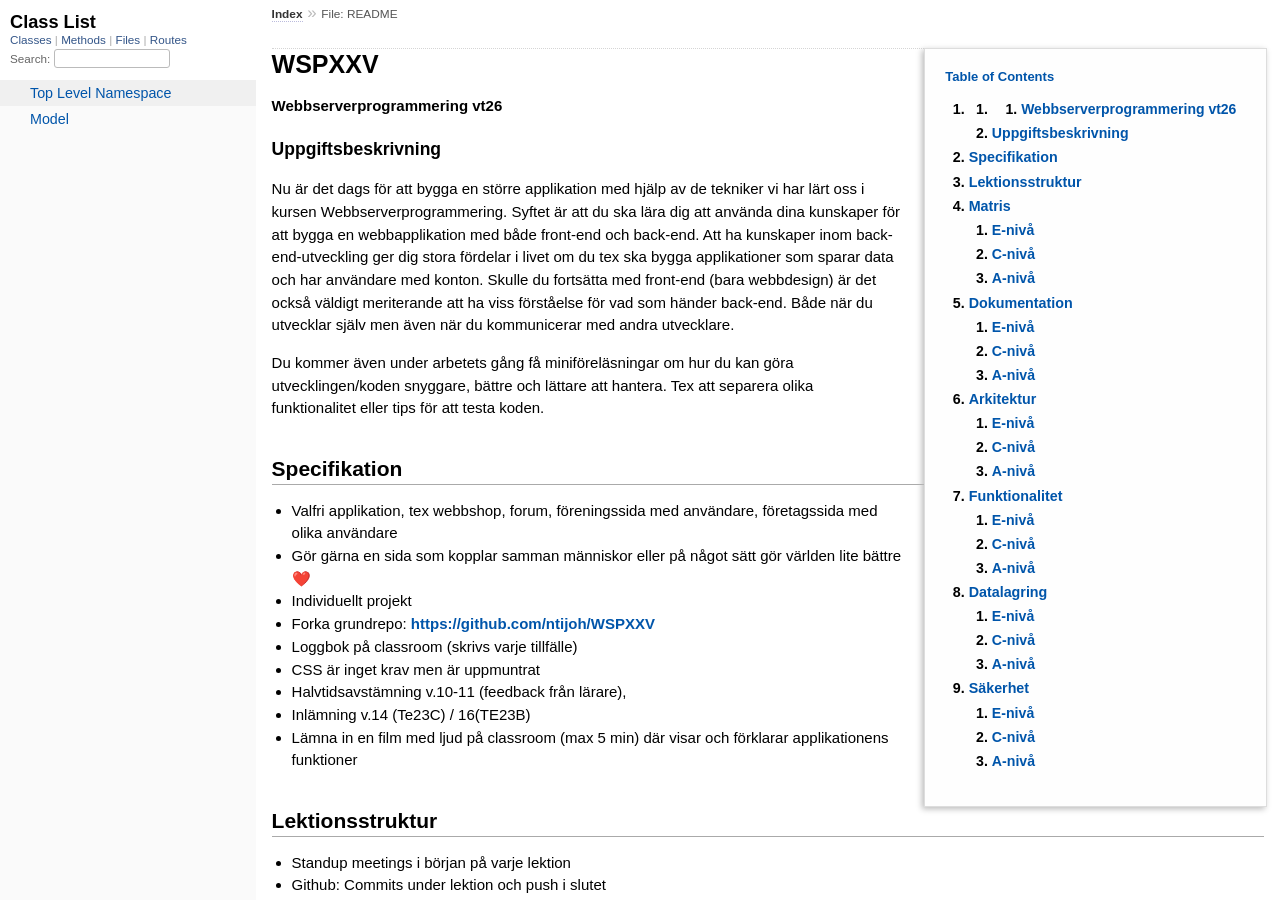
<file: doc/index.html>
<!DOCTYPE html>
<html>
  <head>
    <meta charset="UTF-8">
<meta name="viewport" content="width=device-width, initial-scale=1.0">
<title>
  File: README
  
    &mdash; Documentation by YARD 0.9.43
  
</title>

  <link rel="stylesheet" href="css/style.css" type="text/css">

  <link rel="stylesheet" href="css/common.css" type="text/css">

<script type="text/javascript">
  pathId = "README";
  relpath = '';
</script>


  <script type="text/javascript" charset="utf-8" src="js/jquery.js"></script>

  <script type="text/javascript" charset="utf-8" src="js/app.js"></script>

  <script type="text/javascript" charset="utf-8" src="js/custom.js"></script>


  </head>
  <body>
    <div id="main_progress" aria-hidden="true"></div>

    <div class="nav_wrap">
      <iframe id="nav" src="class_list.html?1"></iframe>
      <div id="resizer"></div>
    </div>

    <div id="main" tabindex="-1">
      <div id="header">
        <div id="menu">
  
    <a href="_index.html">Index</a> &raquo; 
    <span class="title">File: README</span>
  
</div>

        <div id="search">
  
    <a class="full_list_link" id="class_list_link"
        href="class_list.html">

        <svg width="24" height="24">
          <rect x="0" y="4" width="24" height="4" rx="1" ry="1"></rect>
          <rect x="0" y="12" width="24" height="4" rx="1" ry="1"></rect>
          <rect x="0" y="20" width="24" height="4" rx="1" ry="1"></rect>
        </svg>
    </a>
  
</div>
        <div class="clear"></div>
      </div>

      <div id="content"><div id='filecontents'><h1 id="WSPXXV">WSPXXV</h1>
<h4 id="Webbserverprogrammering_vt26">Webbserverprogrammering vt26</h4>
<h3 id="Uppgiftsbeskrivning">Uppgiftsbeskrivning</h3>
<p>Nu är det dags för att bygga en större applikation med hjälp av de tekniker vi har lärt oss i kursen Webbserverprogrammering. Syftet är att du ska lära dig att använda dina kunskaper för att bygga en webbapplikation med både front-end och back-end. Att ha kunskaper inom back-end-utveckling ger dig stora fördelar i livet om du tex ska bygga applikationer som sparar data och har användare med konton. Skulle du fortsätta med front-end (bara webbdesign) är det också väldigt meriterande att ha viss förståelse för vad som händer back-end. Både när du utvecklar själv men även när du kommunicerar med andra utvecklare.</p>
<p>Du kommer även under arbetets gång få miniföreläsningar om hur du kan göra utvecklingen/koden snyggare, bättre och lättare att hantera. Tex att separera olika funktionalitet eller tips för att testa koden.</p>
<h2 id="Specifikation">Specifikation</h2>
<ul>
<li>Valfri applikation, tex webbshop, forum, föreningssida med användare, företagssida med olika användare</li>
<li>Gör gärna en sida som kopplar samman människor eller på något sätt gör världen lite bättre ❤️</li>
<li>Individuellt projekt</li>
<li>Forka grundrepo: <a href="https://github.com/ntijoh/WSPXXV">https://github.com/ntijoh/WSPXXV</a></li>
<li>Loggbok på classroom (skrivs varje tillfälle)</li>
<li>CSS är inget krav men är uppmuntrat</li>
<li>Halvtidsavstämning v.10-11 (feedback från lärare),</li>
<li>Inlämning v.14 (Te23C) / 16(TE23B)</li>
<li>Lämna in en film med ljud på classroom (max 5 min) där visar och förklarar applikationens funktioner</li>
</ul>
<h2 id="Lektionsstruktur">Lektionsstruktur</h2>
<ul>
<li>Standup meetings i början på varje lektion</li>
<li>Github: Commits under lektion och push i slutet</li>
<li>Eleven lägger inlägg i utvecklingsdagboken (classroom) i slutet av lektion</li>
<li>Vissa lektioner kommer läraren att ha en kort genomgång (gg) om lite mer avancerade saker (C/A) som man kan och bör addera till sitt projekt,</li>
</ul>
<h2 id="Matris">Matris</h2>
<table>
<thead>
<tr>
<th>Aspekt</th>
<th>E</th>
<th>C</th>
<th>A</th>
</tr>
</thead>
<tbody>
<tr>
<td>Dokumentation</td>
<td>Tillsammans med läraren dokumenterar du <strong>översiktligt</strong> din applikations funktionalitet, utvecklingsprocess och säkerhet och använder <strong>med viss säkerhet <em>enkel</em></strong> terminologi.</td>
<td>Med läraren som bollplank dokumenterar du <strong>utförligt</strong> din applikations funktionalitet, utvecklingsprocess och säkerhet och använder <strong>med viss säkerhet</strong> <em><strong>korrekt</strong></em> terminologi.</td>
<td>Med läraren som bollplank dokumenterar du <strong>utförligt  och nyanserat</strong> din applikations funktionalitet, utvecklingsprocess och säkerhet och <strong>använder med säkerhet <em>korrekt</em></strong> terminologi.</td>
</tr>
<tr>
<td>Arkitektur</td>
<td>Tillsammans med läraren utvecklar du en applikation där koden har en <strong>enkel</strong> kodstruktur.</td>
<td>Med läraren som bollplank utvecklar du en applikation där koden har en <strong>god</strong> kodstruktur.</td>
<td>Med läraren som bollplank utvecklar du en applikation där koden <strong>följer MVC</strong> och <strong>följer en given kodstandard.</strong></td>
</tr>
<tr>
<td>Funktionalitet</td>
<td>Tillsammans med läraren  utvecklar du en applikation med <strong>enkel</strong> funktionalitet.</td>
<td>Med läraren som bollplank utvecklar du en applikation med <strong>inloggningssystem</strong> och <strong>tillfredsställande</strong> funktionalitet.</td>
<td>Med läraren som bollplank utvecklar du en applikation med ett <strong>inloggningssystem</strong> och <strong>komplex</strong> funktionalitet.</td>
</tr>
<tr>
<td>Datalagring</td>
<td>Tillsammans med läraren  utvecklar du en applikation som använder en <strong>enkel</strong> lösning för att spara data mellan sidvisningar.</td>
<td>Med läraren som bollplank utvecklar du en applikation som använder en e<strong>nkel databaslösning</strong> för att spara data mellan sidvisningar.</td>
<td>Med läraren som bollplank utvecklar du en applikation som använder en <strong>komplex databaslösning</strong> för att spara data mellan sidvisningar.</td>
</tr>
<tr>
<td>Säkerhet</td>
<td>Tillsammans med läraren vidtar du <strong>enkla</strong> åtgärder för att förhindra att applikationen utnyttjas.</td>
<td>Med läraren som bollplank vidtar du <strong>lite mer avancerade</strong> åtgärder för att förhindra att applikationen utnyttjas.</td>
<td>Med läraren som bollplank vidtar du <strong>avancerade</strong> åtgärder för att förhindra att applikationen utnyttjas.</td>
</tr>
</tbody>
</table>
<h3 id="E_niv_">E-nivå</h3>
<p>Gemensamt för samtliga aspekter på E-nivå är en brist på självständighet. Detta innebär att den efterfågade funktionaliteten i aspekterna nedan kan till viss del tagits fram tillsammans med läraren.</p>
<h3 id="C_niv_">C-nivå</h3>
<p>Gemensamt för samtliga aspekter på C-nivå är större grad av självständighet än på E-nivå.</p>
<h3 id="A_niv_">A-nivå</h3>
<p>Gemensamt för samtliga aspekter på A-nivå är en större grad av självständighet än på E-nivå.</p>
<h2 id="Dokumentation">Dokumentation</h2>
<table>
<thead>
<tr>
<th>E</th>
<th>C</th>
<th>A</th>
</tr>
</thead>
<tbody>
<tr>
<td>Tillsammans med läraren dokumenterar du <strong>översiktligt</strong> din applikations funktionalitet, utvecklingsprocess och säkerhet och använder <strong>med viss säkerhet *enkel*</strong> terminologi.</td>
<td>Med läraren som bollplank dokumenterar du <strong>utförligt</strong> din applikations funktionalitet, utvecklingsprocess och säkerhet och använder <strong>med viss säkerhet</strong> *<strong>korrekt*</strong> terminologi.</td>
<td>Med läraren som bollplank dokumenterar du <strong>utförligt  och nyanserat</strong> din applikations funktionalitet, utvecklingsprocess och säkerhet och <strong>använder med säkerhet *korrekt*</strong> terminologi.</td>
</tr>
</tbody>
</table>
<h3 id="E_niv_">E-nivå</h3>
<p>Eleven har en enkel beskrivning över applikationens funktionalitet (en enkel domänbeskrivning) och ett enkelt er-diagram. Eleven har svårt för begrepp som t.ex <em>route</em>, <em>resurs</em>, <em>vy</em>, <em>entitet</em>. Eleven commitar/pushar sin kod till Github varje vecka. Vid lektionens slut sammanfattar eleven enkelt dagens arbete i text och bild i sitt dokument på classroom.</p>
<h3 id="C_niv_">C-nivå</h3>
<p>Eleven har utförlig domänbeskrivning som beskriver olika användares behörigheter, och ett korrekt er-diagram. Eleven har svårt för mer avancerade begrepp som <em>RESTFUL</em> och <em>kardinalitet</em>. Vid lektionens slut sammanfattar eleven dagens arbete i text och bild i sitt dokument på classroom.</p>
<h3 id="A_niv_">A-nivå</h3>
<p>Eleven har domänbeskrivning likt C-nivå, och använder obehinrdat de flesta begrepp. Applikationens routes är även dokumenterade enligt tex Yardoc. Vid lektionens slut sammanfattar eleven detaljerat dagens arbete i text och bild i sitt dokument på classroom.</p>
<h2 id="Arkitektur">Arkitektur</h2>
<table>
<thead>
<tr>
<th>E</th>
<th>C</th>
<th>A</th>
</tr>
</thead>
<tbody>
<tr>
<td>Tillsammans med läraren utvecklar du en applikation där koden har en <strong>enkel</strong> kodstruktur.</td>
<td>Med läraren som bollplank utvecklar du en applikation där koden har en <strong>god</strong> kodstruktur.</td>
<td>Med läraren som bollplank utvecklar du en applikation där koden <strong>följer MVC</strong> och <strong>följer en given kodstandard.</strong></td>
</tr>
</tbody>
</table>
<h3 id="E_niv_">E-nivå</h3>
<p>Eleven har i stort sett all logik i <code>app.rb</code>,.</p>
<p>Eleven kan upprepa logik som t.ex databasuppkopplingar och valideringar i flera routes snarare än använda <code>before-block</code>.</p>
<p>Elevens vyer/routes följer ingen tydlig namngivning</p>
<h3 id="C_niv_">C-nivå</h3>
<p>Eleven har god separation av olika sorters logik.</p>
<p>Eleven har t.ex helper-funktioner för db-uppkoppling, använder before-block och har en någotsånär DRY-kod.</p>
<p>Eleven följer någotsånär REST och har en tydlig namngivning av vyer/routes.</p>
<h3 id="A_niv_">A-nivå</h3>
<p>Eleven följer MVC. I controllerns finns ingen SQL-kod istället är funktionaliteten utflyttad till modellfiler.</p>
<p>Eleven följer REST fullt ut.</p>
<h2 id="Funktionalitet">Funktionalitet</h2>
<table>
<thead>
<tr>
<th>E</th>
<th>C</th>
<th>A</th>
</tr>
</thead>
<tbody>
<tr>
<td>Tillsammans med läraren  utvecklar du en applikation med <strong>enkel</strong> funktionalitet.</td>
<td>Med läraren som bollplank utvecklar du en applikation med <strong>inloggningssystem</strong> och <strong>tillfredsställande</strong> funktionalitet.</td>
<td>Med läraren som bollplank utvecklar du en applikation med ett <strong>inloggningssystem</strong> och <strong>komplex</strong> funktionalitet.</td>
</tr>
</tbody>
</table>
<h3 id="E_niv_">E-nivå</h3>
<p>Applikationen erbjuder ett enkelt CRUD-gränssnitt (åtminstone Create/Show/Delete) för någon resurs.</p>
<h3 id="C_niv_">C-nivå</h3>
<p>Applikationen erbjuder ett enkelt CRUD-gränssnitt för några resurser, varav minst en har en association/relation till en annan resurs.</p>
<p>Appliktionen har ett inloggninssystem, och det finns skillnad på vad man kan göra beroende på om man är inloggad eller ej.</p>
<h3 id="A_niv_">A-nivå</h3>
<p>Applikationen erbjuder ett CRUD-gränssnit för flera resurser, där flera har associationer/relationer till varandra. Vid uppdatering och borttagning av relaterade resurser förändras även kopplade resurser där så är nödvändigt (t.ex genom <code>ON DELETE CASCADE</code>-liknande funktinalitet).</p>
<p>Inloggningssystemet skiljer på vad oinloggade och inloggade användare kan göra, och implementerar ett enkelt behörighetssystem (t.ex guest-user, standard-user, admin).</p>
<p>Eleven använder automatiserade tester (cypress) för att testa någon funktionalitet i applikationen.</p>
<h2 id="Datalagring">Datalagring</h2>
<table>
<thead>
<tr>
<th>E</th>
<th>C</th>
<th>A</th>
</tr>
</thead>
<tbody>
<tr>
<td>Tillsammans med läraren  utvecklar du en applikation som använder en <strong>enkel</strong> lösning för att spara data mellan sidvisningar.</td>
<td>Med läraren som bollplank utvecklar du en applikation som använder en e<strong>nkel databaslösning</strong> för att spara data mellan sidvisningar.</td>
<td>Med läraren som bollplank utvecklar du en applikation som använder en <strong>komplex databaslösning</strong> för att spara data mellan sidvisningar.</td>
</tr>
</tbody>
</table>
<h3 id="E_niv_">E-nivå</h3>
<p>Eleven har en databas med minst en, korrekt formaterad, tabell (eller eventuellt, i nödfall, enbart sessioner)</p>
<h3 id="C_niv_">C-nivå</h3>
<p>Eleven har en databas med flera tabeller, varav minst två har relationer med varandra</p>
<h3 id="A_niv_">A-nivå</h3>
<p>Eleven har en databas med flera tabeller. Det finns minst en många-till-många-relation (mha en relationstabell). Eleven använder JOINs på minst 1 SQL-fråga.</p>
<h2 id="S_kerhet">Säkerhet</h2>
<table>
<thead>
<tr>
<th>E</th>
<th>C</th>
<th>A</th>
</tr>
</thead>
<tbody>
<tr>
<td>Tillsammans med läraren vidtar du <strong>enkla</strong> åtgärder för att förhindra att applikationen utnyttjas.</td>
<td>Med läraren som bollplank vidtar du <strong>lite mer avancerade</strong> åtgärder för att förhindra att applikationen utnyttjas.</td>
<td>Med läraren som bollplank vidtar du <strong>avancerade</strong> åtgärder för att förhindra att applikationen utnyttjas.</td>
</tr>
</tbody>
</table>
<h3 id="E_niv_">E-nivå</h3>
<p>Om eleven har ett inloggningssystem kontrollerar hen användarnamn/lösenord (eventuellt hårdkodade).</p>
<p>Om eleven har ett inloggningssystem kontrollerar hen åtminstone någon get-route.</p>
<h3 id="C_niv_">C-nivå</h3>
<p>Eleven har ett inloggningssystem, med hashade lösenord i databasen. Eleven säkrar upp routes (både <code>get</code> och <code>post</code> (både inloggning och att användaren &quot;äger&quot; resursen)</p>
<p>Eleven validerar och escapar användarinput</p>
<h3 id="A_niv_">A-nivå</h3>
<p>Eleven har ett inloggninssystem med hashade lösenord i databasen. Eleven säkrar upp routes och implementerar t.ex logging kring inloggningsförsök och cool-down eller liknande vid hackningsförsök. Eventuellt implementerar eleven &quot;strong params&quot; mha black/whitelist (valbart).
Eleven kan även använda sig av Sinatras CSRF-funktionalitet(valbart).</p></div></div>

      <div id="footer">
  Generated on Thu May  7 12:28:01 2026 by
  <a href="https://yardoc.org" title="Yay! A Ruby Documentation Tool" target="_parent">yard</a>
  0.9.43 (ruby-3.3.4).
</div>

    </div>
  </body>
</html>
</file>
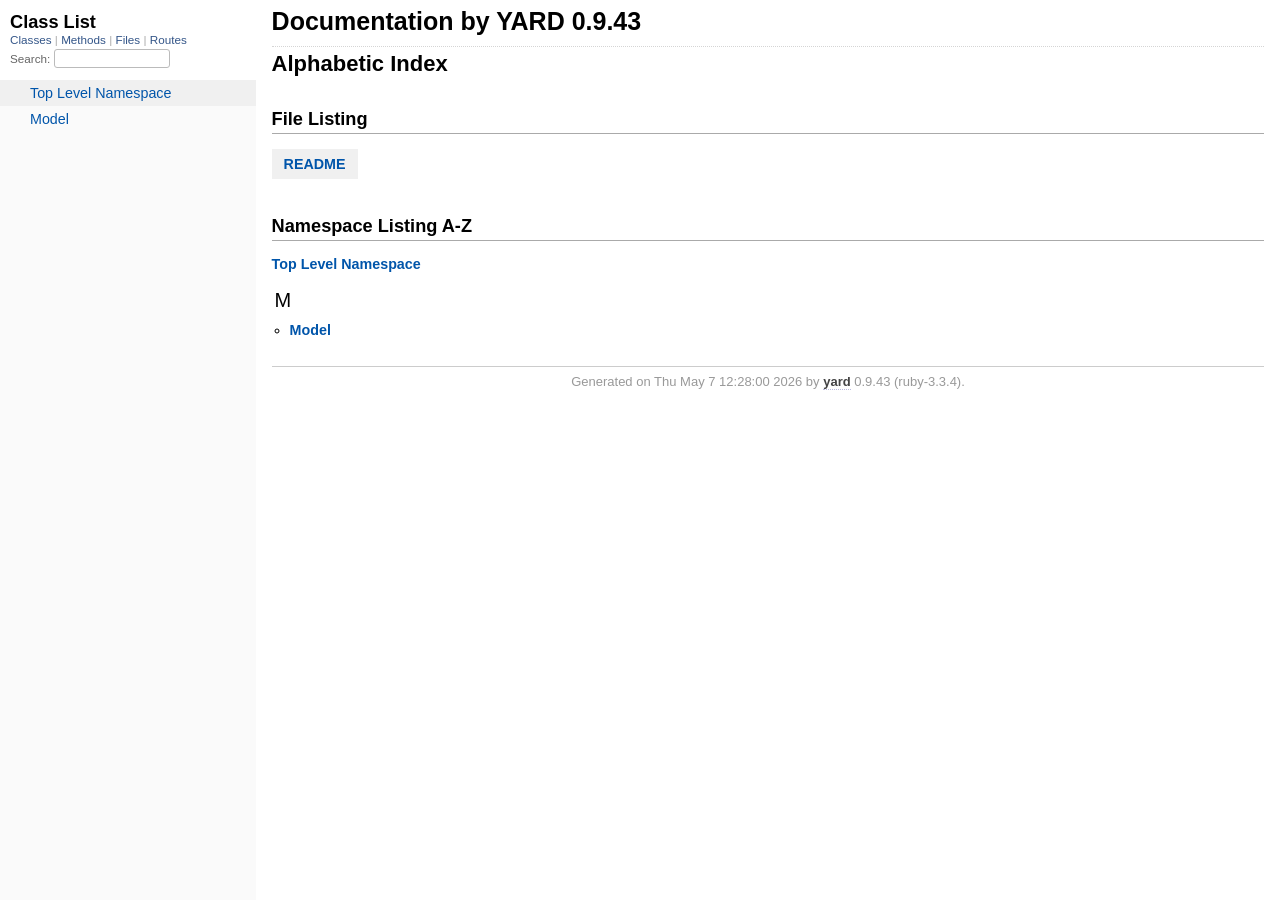
<file: doc/_index.html>
<!DOCTYPE html>
<html>
  <head>
    <meta charset="utf-8">
<meta name="viewport" content="width=device-width, initial-scale=1.0">
<title>
  Documentation by YARD 0.9.43
  
</title>

  <link rel="stylesheet" href="css/style.css" type="text/css">

  <link rel="stylesheet" href="css/common.css" type="text/css">

<script type="text/javascript">
  pathId = null;
  relpath = '';
</script>


  <script type="text/javascript" charset="utf-8" src="js/jquery.js"></script>

  <script type="text/javascript" charset="utf-8" src="js/app.js"></script>

  <script type="text/javascript" charset="utf-8" src="js/custom.js"></script>


  </head>
  <body>
    <div id="main_progress" aria-hidden="true"></div>

    <div class="nav_wrap">
      <iframe id="nav" src="class_list.html?1"></iframe>
      <div id="resizer"></div>
    </div>

    <div id="main" tabindex="-1">
      <div id="header">
        <div id="menu">
  
</div>

        <div id="search">
  
    <a class="full_list_link" id="class_list_link"
        href="class_list.html">

        <svg width="24" height="24">
          <rect x="0" y="4" width="24" height="4" rx="1" ry="1"></rect>
          <rect x="0" y="12" width="24" height="4" rx="1" ry="1"></rect>
          <rect x="0" y="20" width="24" height="4" rx="1" ry="1"></rect>
        </svg>
    </a>
  
</div>
        <div class="clear"></div>
      </div>

      <div id="content"><h1 class="noborder title">Documentation by YARD 0.9.43</h1>
<div id="listing">
  <h1 class="alphaindex">Alphabetic Index</h1>
  
  <h2>File Listing</h2>
  <ul id="files" class="index_inline_list">
  
  
    <li class="r1"><a href="index.html" title="README">README</a></li>
    
  
  </ul>

<div class="clear"></div>
<h2>Namespace Listing A-Z</h2>


  <ul class="toplevel"><li><span class='object_link'><a href="top-level-namespace.html" title="Top Level Namespace (root)">Top Level Namespace</a></span></li></ul>



<table>
  <tr>
    <td valign='top' width="33%">
      
        
        <ul id="alpha_M" class="alpha">
          <li class="letter">M</li>
          <ul>
            
              <li>
                <span class='object_link'><a href="Model.html" title="Model (module)">Model</a></span>
                
              </li>
            
          </ul>
        </ul>
      
    </td>
  </tr>
</table>

</div>

</div>

      <div id="footer">
  Generated on Thu May  7 12:28:00 2026 by
  <a href="https://yardoc.org" title="Yay! A Ruby Documentation Tool" target="_parent">yard</a>
  0.9.43 (ruby-3.3.4).
</div>

    </div>
  </body>
</html>
</file>
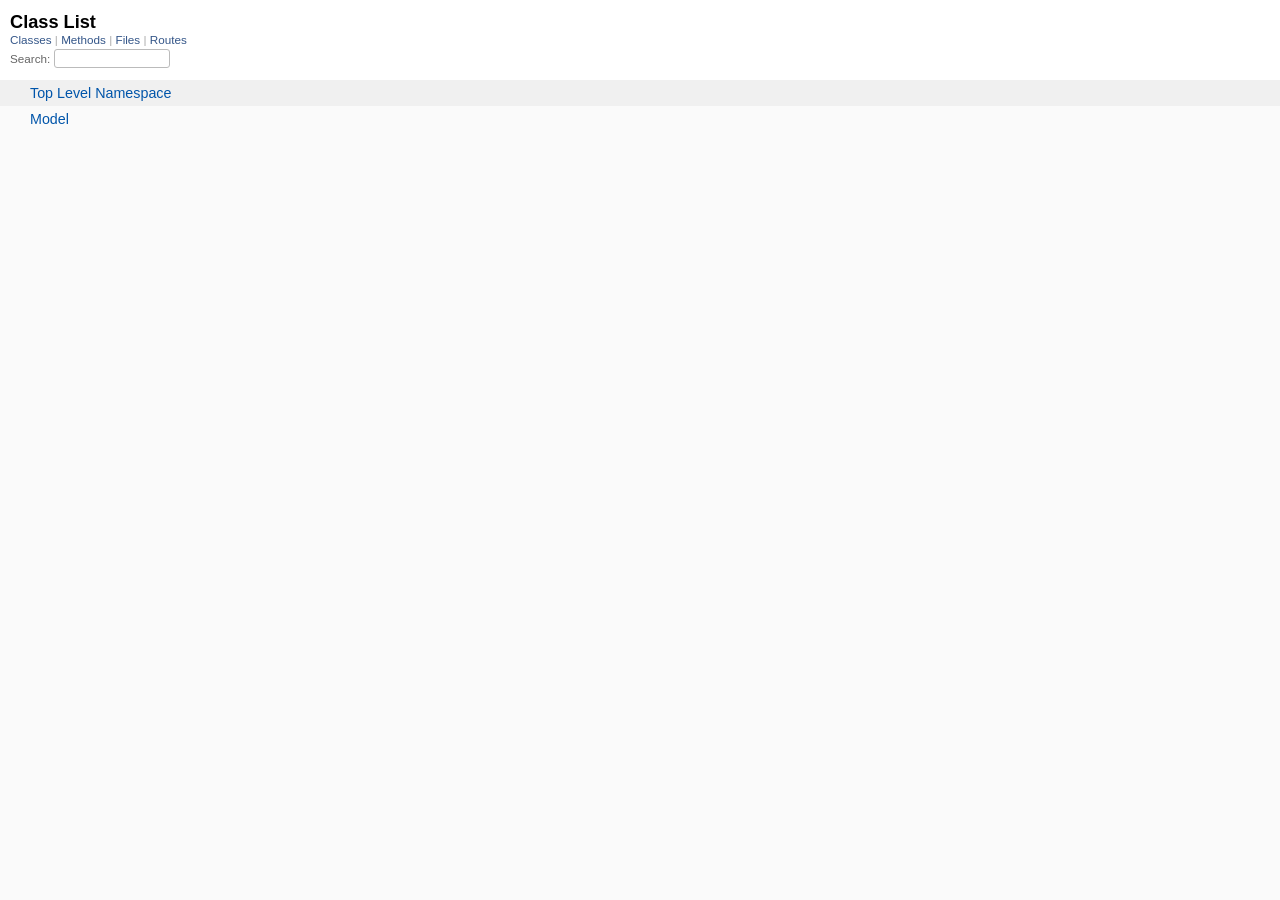
<file: doc/class_list.html>
<!DOCTYPE html>
<html >
  <head>
    <meta name="viewport" content="width=device-width, initial-scale=1.0">
    <meta charset="utf-8">
    
      <link rel="stylesheet" href="css/full_list.css" type="text/css" media="screen">
    
      <link rel="stylesheet" href="css/common.css" type="text/css" media="screen">
    

    
      <script type="text/javascript" charset="utf-8" src="js/jquery.js"></script>
    
      <script type="text/javascript" charset="utf-8" src="js/full_list.js"></script>
    

    <title>Class List</title>
    <base id="base_target" target="_parent">
  </head>
  <body>
    <div id="content">
      <div class="fixed_header">
        <h1 id="full_list_header">Class List</h1>
        <div id="full_list_nav">
          
            <span><a target="_self" href="class_list.html">
              Classes
            </a></span>
          
            <span><a target="_self" href="method_list.html">
              Methods
            </a></span>
          
            <span><a target="_self" href="file_list.html">
              Files
            </a></span>
          
            <span><a target="_self" href="route_list.html">
              Routes
            </a></span>
          
        </div>

        <div id="search">
          <label for="search-class">Search:</label>
          <input id="search-class" type="text">
        </div>
      </div>

      <ul id="full_list" class="class">
        <li id="object_" class="odd"><div class="item" style="padding-left:30px"><span class='object_link'><a href="top-level-namespace.html" title="Top Level Namespace (root)">Top Level Namespace</a></span></div></li>
<li id='object_Model' class='even'><div class='item' style='padding-left:30px'><span class='object_link'><a href="Model.html" title="Model (module)">Model</a></span><small class='search_info'>Top Level Namespace</small></div></li>

      </ul>
    </div>
  </body>
</html>
</file>
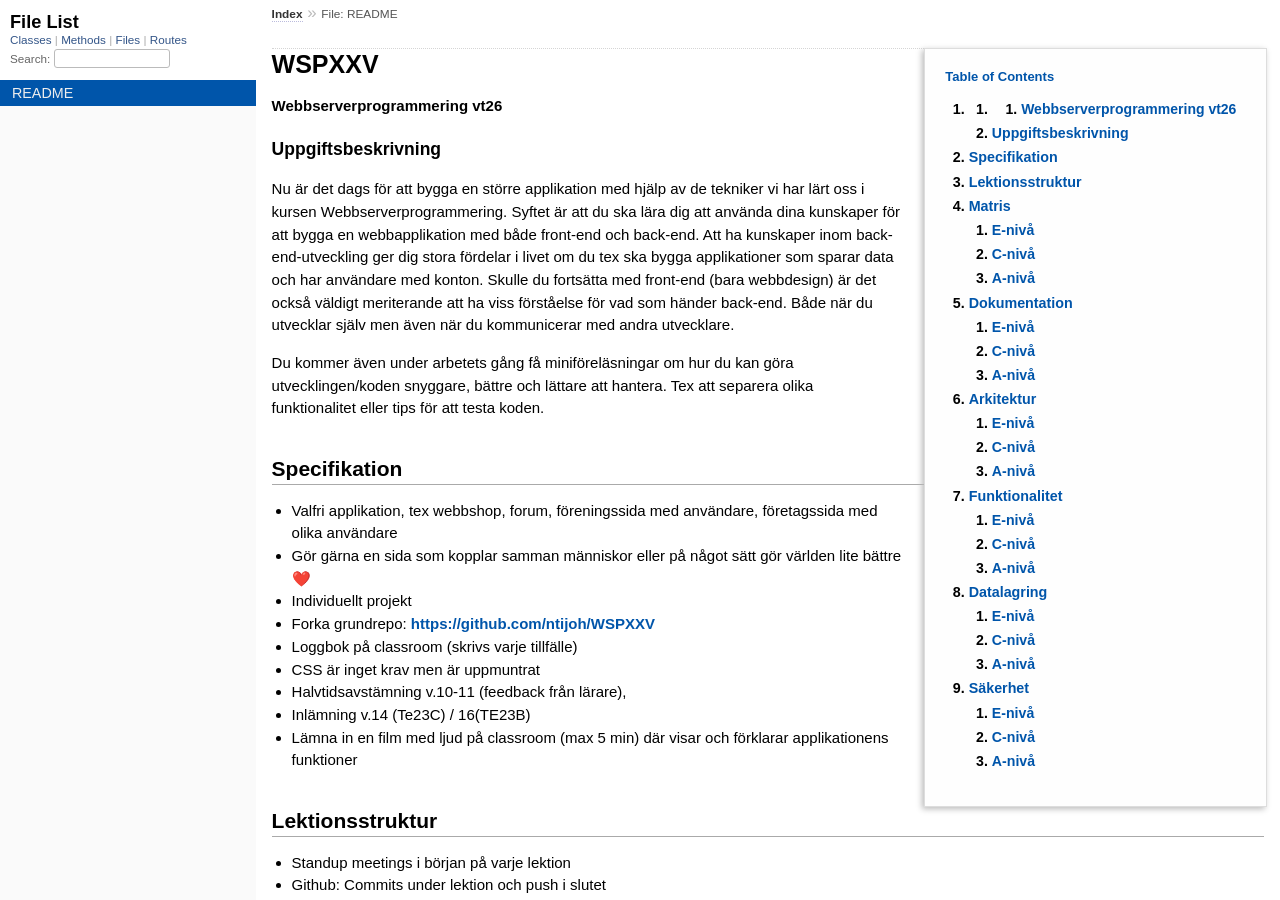
<file: doc/file.README.html>
<!DOCTYPE html>
<html>
  <head>
    <meta charset="UTF-8">
<meta name="viewport" content="width=device-width, initial-scale=1.0">
<title>
  File: README
  
    &mdash; Documentation by YARD 0.9.43
  
</title>

  <link rel="stylesheet" href="css/style.css" type="text/css">

  <link rel="stylesheet" href="css/common.css" type="text/css">

<script type="text/javascript">
  pathId = "README";
  relpath = '';
</script>


  <script type="text/javascript" charset="utf-8" src="js/jquery.js"></script>

  <script type="text/javascript" charset="utf-8" src="js/app.js"></script>

  <script type="text/javascript" charset="utf-8" src="js/custom.js"></script>


  </head>
  <body>
    <div id="main_progress" aria-hidden="true"></div>

    <div class="nav_wrap">
      <iframe id="nav" src="file_list.html?1"></iframe>
      <div id="resizer"></div>
    </div>

    <div id="main" tabindex="-1">
      <div id="header">
        <div id="menu">
  
    <a href="_index.html">Index</a> &raquo; 
    <span class="title">File: README</span>
  
</div>

        <div id="search">
  
    <a class="full_list_link" id="class_list_link"
        href="class_list.html">

        <svg width="24" height="24">
          <rect x="0" y="4" width="24" height="4" rx="1" ry="1"></rect>
          <rect x="0" y="12" width="24" height="4" rx="1" ry="1"></rect>
          <rect x="0" y="20" width="24" height="4" rx="1" ry="1"></rect>
        </svg>
    </a>
  
</div>
        <div class="clear"></div>
      </div>

      <div id="content"><div id='filecontents'><h1 id="WSPXXV">WSPXXV</h1>
<h4 id="Webbserverprogrammering_vt26">Webbserverprogrammering vt26</h4>
<h3 id="Uppgiftsbeskrivning">Uppgiftsbeskrivning</h3>
<p>Nu är det dags för att bygga en större applikation med hjälp av de tekniker vi har lärt oss i kursen Webbserverprogrammering. Syftet är att du ska lära dig att använda dina kunskaper för att bygga en webbapplikation med både front-end och back-end. Att ha kunskaper inom back-end-utveckling ger dig stora fördelar i livet om du tex ska bygga applikationer som sparar data och har användare med konton. Skulle du fortsätta med front-end (bara webbdesign) är det också väldigt meriterande att ha viss förståelse för vad som händer back-end. Både när du utvecklar själv men även när du kommunicerar med andra utvecklare.</p>
<p>Du kommer även under arbetets gång få miniföreläsningar om hur du kan göra utvecklingen/koden snyggare, bättre och lättare att hantera. Tex att separera olika funktionalitet eller tips för att testa koden.</p>
<h2 id="Specifikation">Specifikation</h2>
<ul>
<li>Valfri applikation, tex webbshop, forum, föreningssida med användare, företagssida med olika användare</li>
<li>Gör gärna en sida som kopplar samman människor eller på något sätt gör världen lite bättre ❤️</li>
<li>Individuellt projekt</li>
<li>Forka grundrepo: <a href="https://github.com/ntijoh/WSPXXV">https://github.com/ntijoh/WSPXXV</a></li>
<li>Loggbok på classroom (skrivs varje tillfälle)</li>
<li>CSS är inget krav men är uppmuntrat</li>
<li>Halvtidsavstämning v.10-11 (feedback från lärare),</li>
<li>Inlämning v.14 (Te23C) / 16(TE23B)</li>
<li>Lämna in en film med ljud på classroom (max 5 min) där visar och förklarar applikationens funktioner</li>
</ul>
<h2 id="Lektionsstruktur">Lektionsstruktur</h2>
<ul>
<li>Standup meetings i början på varje lektion</li>
<li>Github: Commits under lektion och push i slutet</li>
<li>Eleven lägger inlägg i utvecklingsdagboken (classroom) i slutet av lektion</li>
<li>Vissa lektioner kommer läraren att ha en kort genomgång (gg) om lite mer avancerade saker (C/A) som man kan och bör addera till sitt projekt,</li>
</ul>
<h2 id="Matris">Matris</h2>
<table>
<thead>
<tr>
<th>Aspekt</th>
<th>E</th>
<th>C</th>
<th>A</th>
</tr>
</thead>
<tbody>
<tr>
<td>Dokumentation</td>
<td>Tillsammans med läraren dokumenterar du <strong>översiktligt</strong> din applikations funktionalitet, utvecklingsprocess och säkerhet och använder <strong>med viss säkerhet <em>enkel</em></strong> terminologi.</td>
<td>Med läraren som bollplank dokumenterar du <strong>utförligt</strong> din applikations funktionalitet, utvecklingsprocess och säkerhet och använder <strong>med viss säkerhet</strong> <em><strong>korrekt</strong></em> terminologi.</td>
<td>Med läraren som bollplank dokumenterar du <strong>utförligt  och nyanserat</strong> din applikations funktionalitet, utvecklingsprocess och säkerhet och <strong>använder med säkerhet <em>korrekt</em></strong> terminologi.</td>
</tr>
<tr>
<td>Arkitektur</td>
<td>Tillsammans med läraren utvecklar du en applikation där koden har en <strong>enkel</strong> kodstruktur.</td>
<td>Med läraren som bollplank utvecklar du en applikation där koden har en <strong>god</strong> kodstruktur.</td>
<td>Med läraren som bollplank utvecklar du en applikation där koden <strong>följer MVC</strong> och <strong>följer en given kodstandard.</strong></td>
</tr>
<tr>
<td>Funktionalitet</td>
<td>Tillsammans med läraren  utvecklar du en applikation med <strong>enkel</strong> funktionalitet.</td>
<td>Med läraren som bollplank utvecklar du en applikation med <strong>inloggningssystem</strong> och <strong>tillfredsställande</strong> funktionalitet.</td>
<td>Med läraren som bollplank utvecklar du en applikation med ett <strong>inloggningssystem</strong> och <strong>komplex</strong> funktionalitet.</td>
</tr>
<tr>
<td>Datalagring</td>
<td>Tillsammans med läraren  utvecklar du en applikation som använder en <strong>enkel</strong> lösning för att spara data mellan sidvisningar.</td>
<td>Med läraren som bollplank utvecklar du en applikation som använder en e<strong>nkel databaslösning</strong> för att spara data mellan sidvisningar.</td>
<td>Med läraren som bollplank utvecklar du en applikation som använder en <strong>komplex databaslösning</strong> för att spara data mellan sidvisningar.</td>
</tr>
<tr>
<td>Säkerhet</td>
<td>Tillsammans med läraren vidtar du <strong>enkla</strong> åtgärder för att förhindra att applikationen utnyttjas.</td>
<td>Med läraren som bollplank vidtar du <strong>lite mer avancerade</strong> åtgärder för att förhindra att applikationen utnyttjas.</td>
<td>Med läraren som bollplank vidtar du <strong>avancerade</strong> åtgärder för att förhindra att applikationen utnyttjas.</td>
</tr>
</tbody>
</table>
<h3 id="E_niv_">E-nivå</h3>
<p>Gemensamt för samtliga aspekter på E-nivå är en brist på självständighet. Detta innebär att den efterfågade funktionaliteten i aspekterna nedan kan till viss del tagits fram tillsammans med läraren.</p>
<h3 id="C_niv_">C-nivå</h3>
<p>Gemensamt för samtliga aspekter på C-nivå är större grad av självständighet än på E-nivå.</p>
<h3 id="A_niv_">A-nivå</h3>
<p>Gemensamt för samtliga aspekter på A-nivå är en större grad av självständighet än på E-nivå.</p>
<h2 id="Dokumentation">Dokumentation</h2>
<table>
<thead>
<tr>
<th>E</th>
<th>C</th>
<th>A</th>
</tr>
</thead>
<tbody>
<tr>
<td>Tillsammans med läraren dokumenterar du <strong>översiktligt</strong> din applikations funktionalitet, utvecklingsprocess och säkerhet och använder <strong>med viss säkerhet *enkel*</strong> terminologi.</td>
<td>Med läraren som bollplank dokumenterar du <strong>utförligt</strong> din applikations funktionalitet, utvecklingsprocess och säkerhet och använder <strong>med viss säkerhet</strong> *<strong>korrekt*</strong> terminologi.</td>
<td>Med läraren som bollplank dokumenterar du <strong>utförligt  och nyanserat</strong> din applikations funktionalitet, utvecklingsprocess och säkerhet och <strong>använder med säkerhet *korrekt*</strong> terminologi.</td>
</tr>
</tbody>
</table>
<h3 id="E_niv_">E-nivå</h3>
<p>Eleven har en enkel beskrivning över applikationens funktionalitet (en enkel domänbeskrivning) och ett enkelt er-diagram. Eleven har svårt för begrepp som t.ex <em>route</em>, <em>resurs</em>, <em>vy</em>, <em>entitet</em>. Eleven commitar/pushar sin kod till Github varje vecka. Vid lektionens slut sammanfattar eleven enkelt dagens arbete i text och bild i sitt dokument på classroom.</p>
<h3 id="C_niv_">C-nivå</h3>
<p>Eleven har utförlig domänbeskrivning som beskriver olika användares behörigheter, och ett korrekt er-diagram. Eleven har svårt för mer avancerade begrepp som <em>RESTFUL</em> och <em>kardinalitet</em>. Vid lektionens slut sammanfattar eleven dagens arbete i text och bild i sitt dokument på classroom.</p>
<h3 id="A_niv_">A-nivå</h3>
<p>Eleven har domänbeskrivning likt C-nivå, och använder obehinrdat de flesta begrepp. Applikationens routes är även dokumenterade enligt tex Yardoc. Vid lektionens slut sammanfattar eleven detaljerat dagens arbete i text och bild i sitt dokument på classroom.</p>
<h2 id="Arkitektur">Arkitektur</h2>
<table>
<thead>
<tr>
<th>E</th>
<th>C</th>
<th>A</th>
</tr>
</thead>
<tbody>
<tr>
<td>Tillsammans med läraren utvecklar du en applikation där koden har en <strong>enkel</strong> kodstruktur.</td>
<td>Med läraren som bollplank utvecklar du en applikation där koden har en <strong>god</strong> kodstruktur.</td>
<td>Med läraren som bollplank utvecklar du en applikation där koden <strong>följer MVC</strong> och <strong>följer en given kodstandard.</strong></td>
</tr>
</tbody>
</table>
<h3 id="E_niv_">E-nivå</h3>
<p>Eleven har i stort sett all logik i <code>app.rb</code>,.</p>
<p>Eleven kan upprepa logik som t.ex databasuppkopplingar och valideringar i flera routes snarare än använda <code>before-block</code>.</p>
<p>Elevens vyer/routes följer ingen tydlig namngivning</p>
<h3 id="C_niv_">C-nivå</h3>
<p>Eleven har god separation av olika sorters logik.</p>
<p>Eleven har t.ex helper-funktioner för db-uppkoppling, använder before-block och har en någotsånär DRY-kod.</p>
<p>Eleven följer någotsånär REST och har en tydlig namngivning av vyer/routes.</p>
<h3 id="A_niv_">A-nivå</h3>
<p>Eleven följer MVC. I controllerns finns ingen SQL-kod istället är funktionaliteten utflyttad till modellfiler.</p>
<p>Eleven följer REST fullt ut.</p>
<h2 id="Funktionalitet">Funktionalitet</h2>
<table>
<thead>
<tr>
<th>E</th>
<th>C</th>
<th>A</th>
</tr>
</thead>
<tbody>
<tr>
<td>Tillsammans med läraren  utvecklar du en applikation med <strong>enkel</strong> funktionalitet.</td>
<td>Med läraren som bollplank utvecklar du en applikation med <strong>inloggningssystem</strong> och <strong>tillfredsställande</strong> funktionalitet.</td>
<td>Med läraren som bollplank utvecklar du en applikation med ett <strong>inloggningssystem</strong> och <strong>komplex</strong> funktionalitet.</td>
</tr>
</tbody>
</table>
<h3 id="E_niv_">E-nivå</h3>
<p>Applikationen erbjuder ett enkelt CRUD-gränssnitt (åtminstone Create/Show/Delete) för någon resurs.</p>
<h3 id="C_niv_">C-nivå</h3>
<p>Applikationen erbjuder ett enkelt CRUD-gränssnitt för några resurser, varav minst en har en association/relation till en annan resurs.</p>
<p>Appliktionen har ett inloggninssystem, och det finns skillnad på vad man kan göra beroende på om man är inloggad eller ej.</p>
<h3 id="A_niv_">A-nivå</h3>
<p>Applikationen erbjuder ett CRUD-gränssnit för flera resurser, där flera har associationer/relationer till varandra. Vid uppdatering och borttagning av relaterade resurser förändras även kopplade resurser där så är nödvändigt (t.ex genom <code>ON DELETE CASCADE</code>-liknande funktinalitet).</p>
<p>Inloggningssystemet skiljer på vad oinloggade och inloggade användare kan göra, och implementerar ett enkelt behörighetssystem (t.ex guest-user, standard-user, admin).</p>
<p>Eleven använder automatiserade tester (cypress) för att testa någon funktionalitet i applikationen.</p>
<h2 id="Datalagring">Datalagring</h2>
<table>
<thead>
<tr>
<th>E</th>
<th>C</th>
<th>A</th>
</tr>
</thead>
<tbody>
<tr>
<td>Tillsammans med läraren  utvecklar du en applikation som använder en <strong>enkel</strong> lösning för att spara data mellan sidvisningar.</td>
<td>Med läraren som bollplank utvecklar du en applikation som använder en e<strong>nkel databaslösning</strong> för att spara data mellan sidvisningar.</td>
<td>Med läraren som bollplank utvecklar du en applikation som använder en <strong>komplex databaslösning</strong> för att spara data mellan sidvisningar.</td>
</tr>
</tbody>
</table>
<h3 id="E_niv_">E-nivå</h3>
<p>Eleven har en databas med minst en, korrekt formaterad, tabell (eller eventuellt, i nödfall, enbart sessioner)</p>
<h3 id="C_niv_">C-nivå</h3>
<p>Eleven har en databas med flera tabeller, varav minst två har relationer med varandra</p>
<h3 id="A_niv_">A-nivå</h3>
<p>Eleven har en databas med flera tabeller. Det finns minst en många-till-många-relation (mha en relationstabell). Eleven använder JOINs på minst 1 SQL-fråga.</p>
<h2 id="S_kerhet">Säkerhet</h2>
<table>
<thead>
<tr>
<th>E</th>
<th>C</th>
<th>A</th>
</tr>
</thead>
<tbody>
<tr>
<td>Tillsammans med läraren vidtar du <strong>enkla</strong> åtgärder för att förhindra att applikationen utnyttjas.</td>
<td>Med läraren som bollplank vidtar du <strong>lite mer avancerade</strong> åtgärder för att förhindra att applikationen utnyttjas.</td>
<td>Med läraren som bollplank vidtar du <strong>avancerade</strong> åtgärder för att förhindra att applikationen utnyttjas.</td>
</tr>
</tbody>
</table>
<h3 id="E_niv_">E-nivå</h3>
<p>Om eleven har ett inloggningssystem kontrollerar hen användarnamn/lösenord (eventuellt hårdkodade).</p>
<p>Om eleven har ett inloggningssystem kontrollerar hen åtminstone någon get-route.</p>
<h3 id="C_niv_">C-nivå</h3>
<p>Eleven har ett inloggningssystem, med hashade lösenord i databasen. Eleven säkrar upp routes (både <code>get</code> och <code>post</code> (både inloggning och att användaren &quot;äger&quot; resursen)</p>
<p>Eleven validerar och escapar användarinput</p>
<h3 id="A_niv_">A-nivå</h3>
<p>Eleven har ett inloggninssystem med hashade lösenord i databasen. Eleven säkrar upp routes och implementerar t.ex logging kring inloggningsförsök och cool-down eller liknande vid hackningsförsök. Eventuellt implementerar eleven &quot;strong params&quot; mha black/whitelist (valbart).
Eleven kan även använda sig av Sinatras CSRF-funktionalitet(valbart).</p></div></div>

      <div id="footer">
  Generated on Thu May  7 12:28:01 2026 by
  <a href="https://yardoc.org" title="Yay! A Ruby Documentation Tool" target="_parent">yard</a>
  0.9.43 (ruby-3.3.4).
</div>

    </div>
  </body>
</html>
</file>
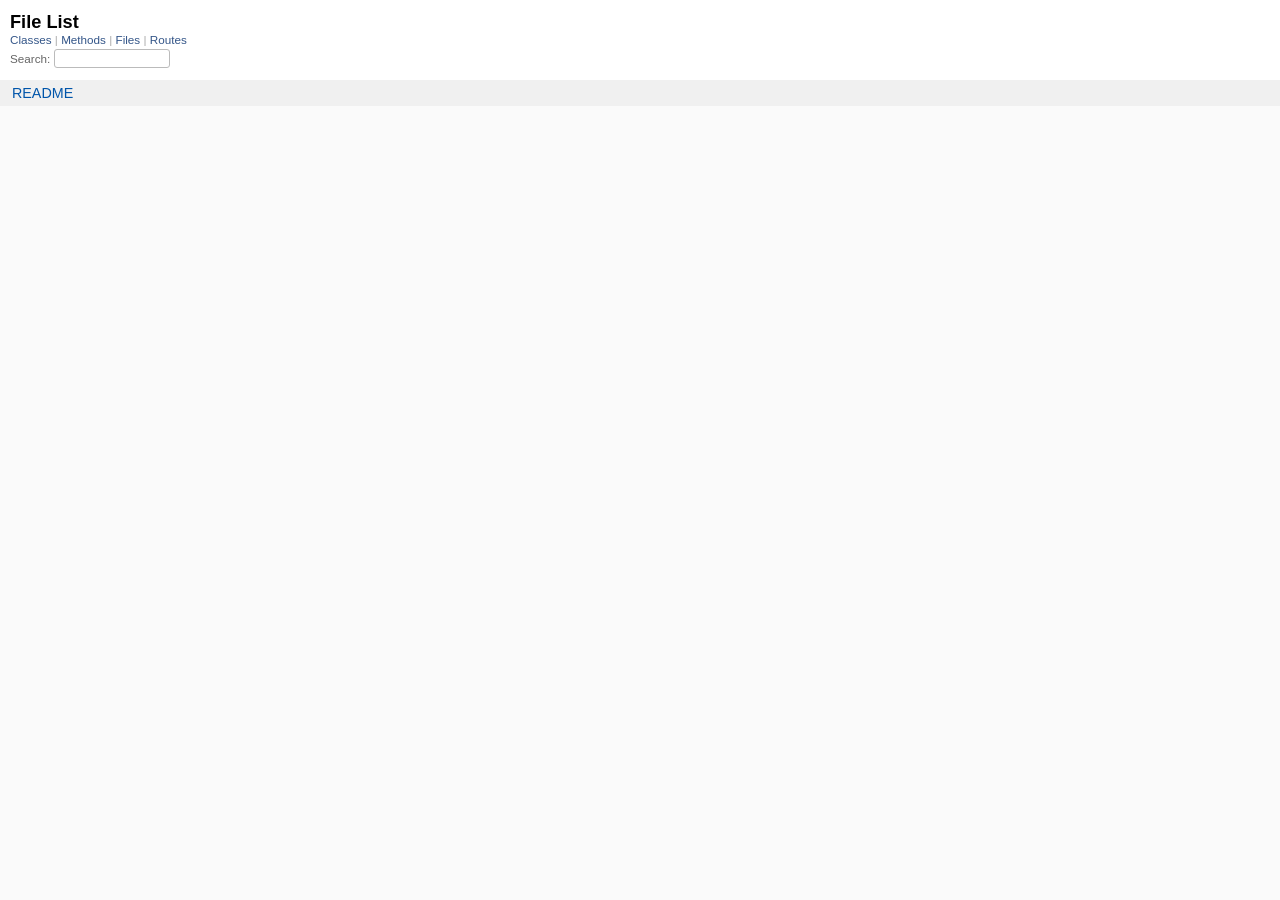
<file: doc/file_list.html>
<!DOCTYPE html>
<html >
  <head>
    <meta name="viewport" content="width=device-width, initial-scale=1.0">
    <meta charset="utf-8">
    
      <link rel="stylesheet" href="css/full_list.css" type="text/css" media="screen">
    
      <link rel="stylesheet" href="css/common.css" type="text/css" media="screen">
    

    
      <script type="text/javascript" charset="utf-8" src="js/jquery.js"></script>
    
      <script type="text/javascript" charset="utf-8" src="js/full_list.js"></script>
    

    <title>File List</title>
    <base id="base_target" target="_parent">
  </head>
  <body>
    <div id="content">
      <div class="fixed_header">
        <h1 id="full_list_header">File List</h1>
        <div id="full_list_nav">
          
            <span><a target="_self" href="class_list.html">
              Classes
            </a></span>
          
            <span><a target="_self" href="method_list.html">
              Methods
            </a></span>
          
            <span><a target="_self" href="file_list.html">
              Files
            </a></span>
          
            <span><a target="_self" href="route_list.html">
              Routes
            </a></span>
          
        </div>

        <div id="search">
          <label for="search-class">Search:</label>
          <input id="search-class" type="text">
        </div>
      </div>

      <ul id="full_list" class="file">
        

  <li id="object_README" class="odd">
    <div class="item"><span class="object_link"><a href="index.html" title="README">README</a></span></div>
  </li>
  


      </ul>
    </div>
  </body>
</html>
</file>
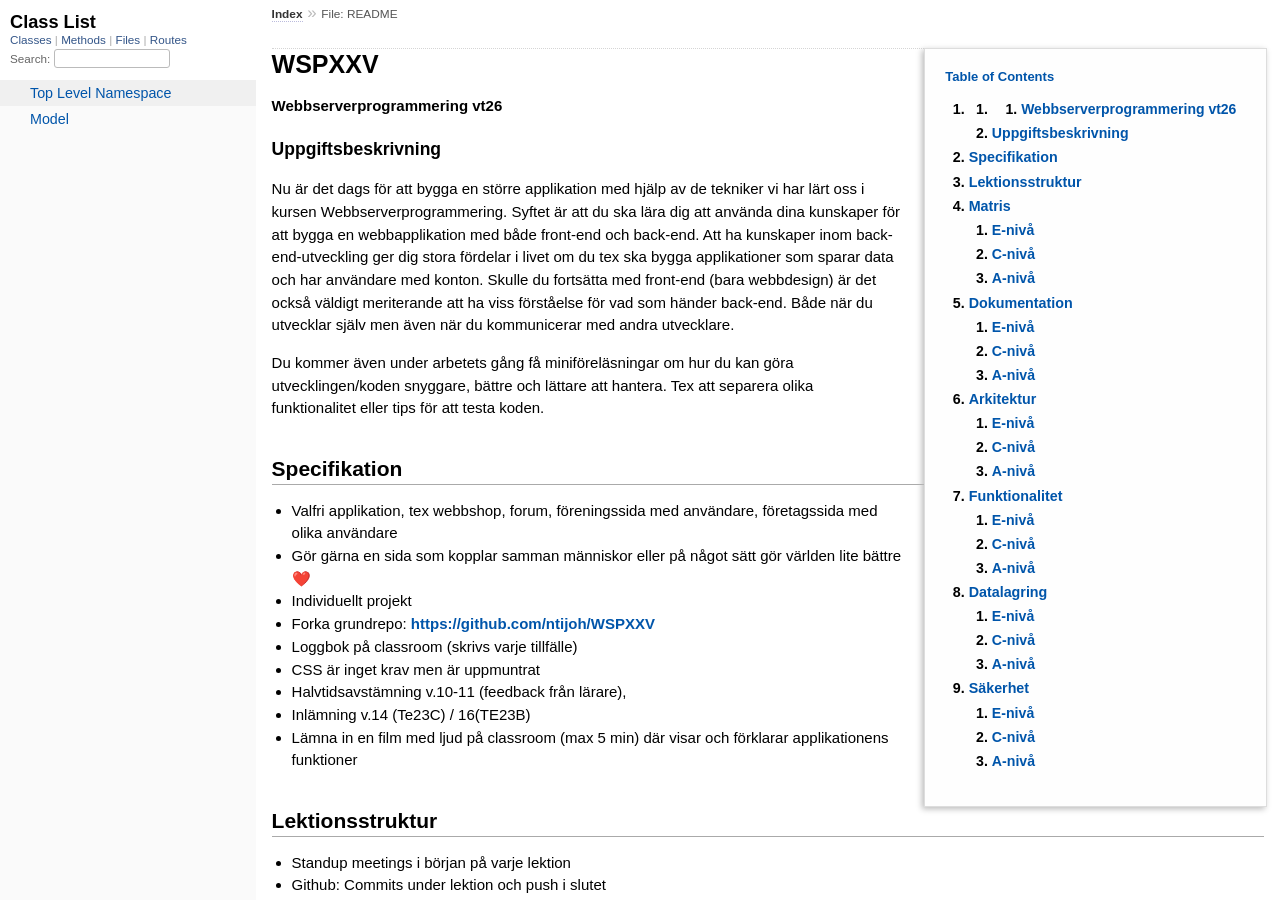
<file: doc/frames.html>
<!DOCTYPE html>
<html>
<head>
  <meta charset="utf-8">
	<title>Documentation by YARD 0.9.43</title>
</head>
<script type="text/javascript">
var mainUrl = 'index.html';
try {
    var match = decodeURIComponent(window.location.hash).match(/^#!(.+)/);
    var name = match ? match[1] : mainUrl;
    var url = new URL(name, location.href);
    window.top.location.replace(url.origin === location.origin ? name : mainUrl);
} catch (e) {
    window.top.location.replace(mainUrl);
}
</script>
<noscript>
  <h1>Oops!</h1>
  <h2>YARD requires JavaScript!</h2>
</noscript>
</html>
</file>
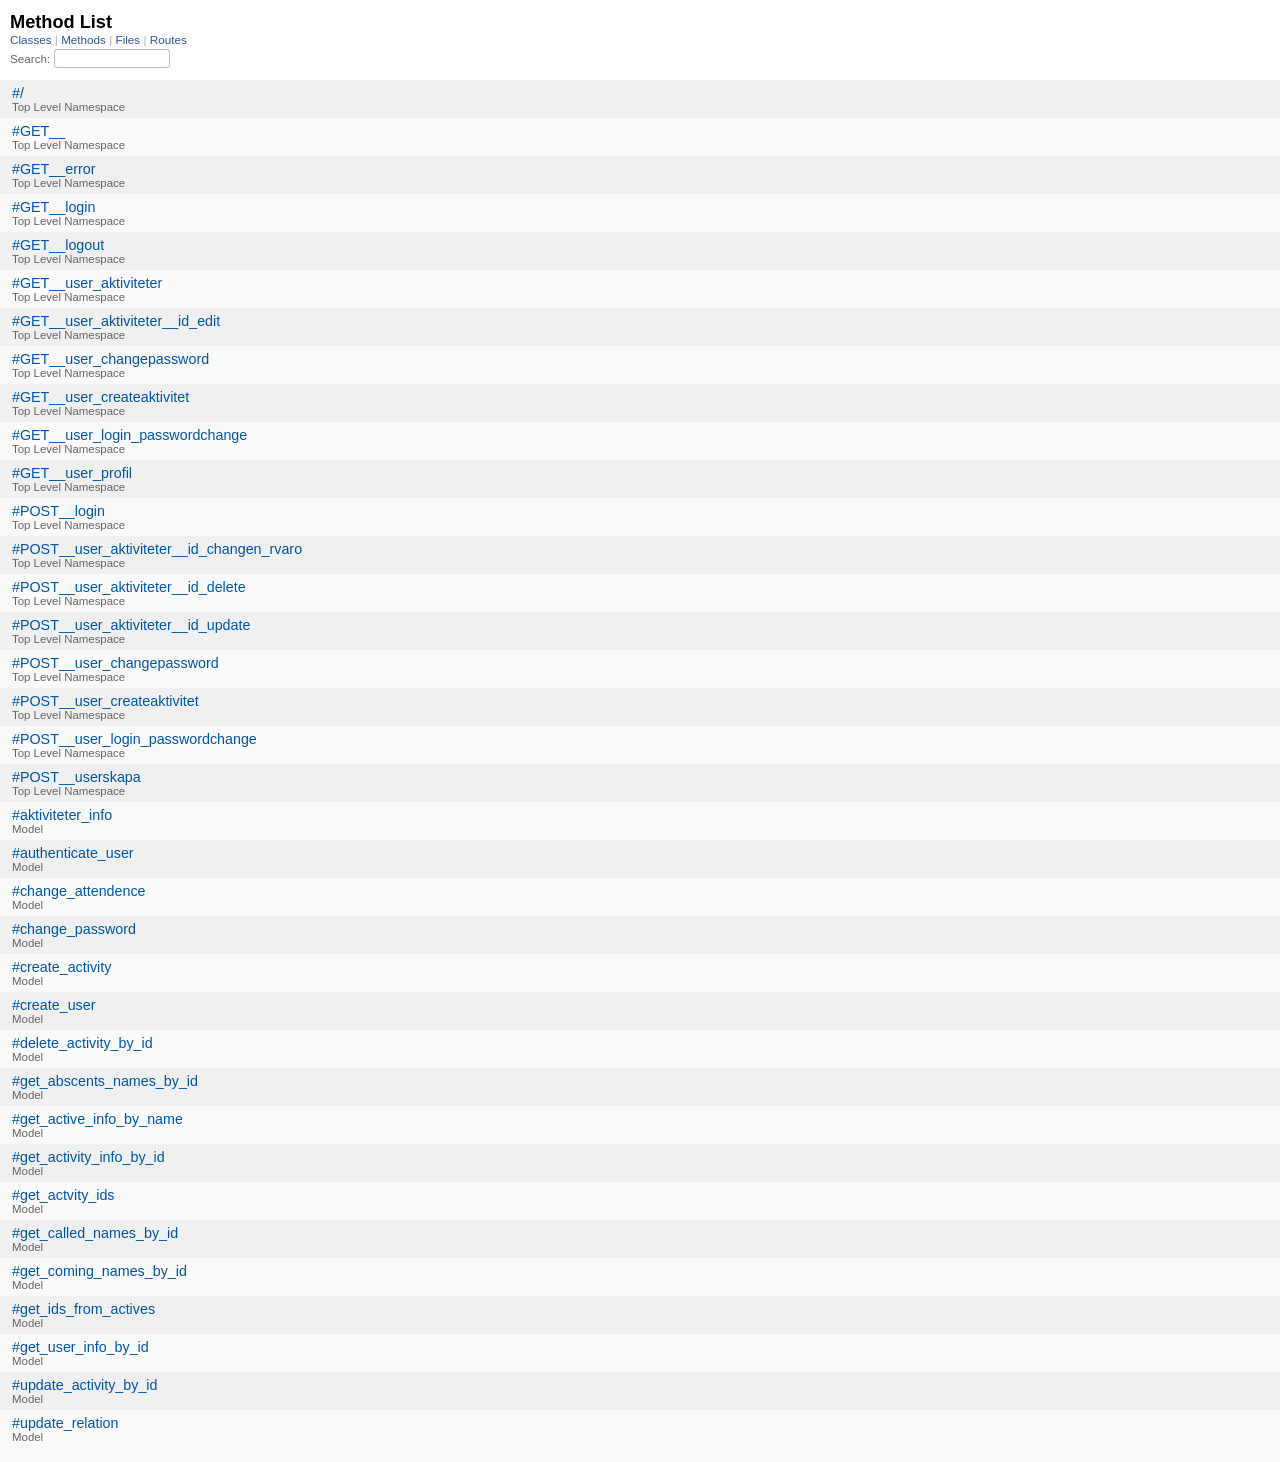
<file: doc/method_list.html>
<!DOCTYPE html>
<html >
  <head>
    <meta name="viewport" content="width=device-width, initial-scale=1.0">
    <meta charset="utf-8">
    
      <link rel="stylesheet" href="css/full_list.css" type="text/css" media="screen">
    
      <link rel="stylesheet" href="css/common.css" type="text/css" media="screen">
    

    
      <script type="text/javascript" charset="utf-8" src="js/jquery.js"></script>
    
      <script type="text/javascript" charset="utf-8" src="js/full_list.js"></script>
    

    <title>Method List</title>
    <base id="base_target" target="_parent">
  </head>
  <body>
    <div id="content">
      <div class="fixed_header">
        <h1 id="full_list_header">Method List</h1>
        <div id="full_list_nav">
          
            <span><a target="_self" href="class_list.html">
              Classes
            </a></span>
          
            <span><a target="_self" href="method_list.html">
              Methods
            </a></span>
          
            <span><a target="_self" href="file_list.html">
              Files
            </a></span>
          
            <span><a target="_self" href="route_list.html">
              Routes
            </a></span>
          
        </div>

        <div id="search">
          <label for="search-class">Search:</label>
          <input id="search-class" type="text">
        </div>
      </div>

      <ul id="full_list" class="method">
        

  <li class="odd ">
    <div class="item">
      <span class='object_link'><a href="top-level-namespace.html#%2F-instance_method" title="#/ (method)">#/</a></span>
      <small>Top Level Namespace</small>
    </div>
  </li>
  

  <li class="even ">
    <div class="item">
      <span class='object_link'><a href="top-level-namespace.html#GET__-instance_method" title="#GET__ (method)">#GET__</a></span>
      <small>Top Level Namespace</small>
    </div>
  </li>
  

  <li class="odd ">
    <div class="item">
      <span class='object_link'><a href="top-level-namespace.html#GET__error-instance_method" title="#GET__error (method)">#GET__error</a></span>
      <small>Top Level Namespace</small>
    </div>
  </li>
  

  <li class="even ">
    <div class="item">
      <span class='object_link'><a href="top-level-namespace.html#GET__login-instance_method" title="#GET__login (method)">#GET__login</a></span>
      <small>Top Level Namespace</small>
    </div>
  </li>
  

  <li class="odd ">
    <div class="item">
      <span class='object_link'><a href="top-level-namespace.html#GET__logout-instance_method" title="#GET__logout (method)">#GET__logout</a></span>
      <small>Top Level Namespace</small>
    </div>
  </li>
  

  <li class="even ">
    <div class="item">
      <span class='object_link'><a href="top-level-namespace.html#GET__user_aktiviteter-instance_method" title="#GET__user_aktiviteter (method)">#GET__user_aktiviteter</a></span>
      <small>Top Level Namespace</small>
    </div>
  </li>
  

  <li class="odd ">
    <div class="item">
      <span class='object_link'><a href="top-level-namespace.html#GET__user_aktiviteter__id_edit-instance_method" title="#GET__user_aktiviteter__id_edit (method)">#GET__user_aktiviteter__id_edit</a></span>
      <small>Top Level Namespace</small>
    </div>
  </li>
  

  <li class="even ">
    <div class="item">
      <span class='object_link'><a href="top-level-namespace.html#GET__user_changepassword-instance_method" title="#GET__user_changepassword (method)">#GET__user_changepassword</a></span>
      <small>Top Level Namespace</small>
    </div>
  </li>
  

  <li class="odd ">
    <div class="item">
      <span class='object_link'><a href="top-level-namespace.html#GET__user_createaktivitet-instance_method" title="#GET__user_createaktivitet (method)">#GET__user_createaktivitet</a></span>
      <small>Top Level Namespace</small>
    </div>
  </li>
  

  <li class="even ">
    <div class="item">
      <span class='object_link'><a href="top-level-namespace.html#GET__user_login_passwordchange-instance_method" title="#GET__user_login_passwordchange (method)">#GET__user_login_passwordchange</a></span>
      <small>Top Level Namespace</small>
    </div>
  </li>
  

  <li class="odd ">
    <div class="item">
      <span class='object_link'><a href="top-level-namespace.html#GET__user_profil-instance_method" title="#GET__user_profil (method)">#GET__user_profil</a></span>
      <small>Top Level Namespace</small>
    </div>
  </li>
  

  <li class="even ">
    <div class="item">
      <span class='object_link'><a href="top-level-namespace.html#POST__login-instance_method" title="#POST__login (method)">#POST__login</a></span>
      <small>Top Level Namespace</small>
    </div>
  </li>
  

  <li class="odd ">
    <div class="item">
      <span class='object_link'><a href="top-level-namespace.html#POST__user_aktiviteter__id_changen_rvaro-instance_method" title="#POST__user_aktiviteter__id_changen_rvaro (method)">#POST__user_aktiviteter__id_changen_rvaro</a></span>
      <small>Top Level Namespace</small>
    </div>
  </li>
  

  <li class="even ">
    <div class="item">
      <span class='object_link'><a href="top-level-namespace.html#POST__user_aktiviteter__id_delete-instance_method" title="#POST__user_aktiviteter__id_delete (method)">#POST__user_aktiviteter__id_delete</a></span>
      <small>Top Level Namespace</small>
    </div>
  </li>
  

  <li class="odd ">
    <div class="item">
      <span class='object_link'><a href="top-level-namespace.html#POST__user_aktiviteter__id_update-instance_method" title="#POST__user_aktiviteter__id_update (method)">#POST__user_aktiviteter__id_update</a></span>
      <small>Top Level Namespace</small>
    </div>
  </li>
  

  <li class="even ">
    <div class="item">
      <span class='object_link'><a href="top-level-namespace.html#POST__user_changepassword-instance_method" title="#POST__user_changepassword (method)">#POST__user_changepassword</a></span>
      <small>Top Level Namespace</small>
    </div>
  </li>
  

  <li class="odd ">
    <div class="item">
      <span class='object_link'><a href="top-level-namespace.html#POST__user_createaktivitet-instance_method" title="#POST__user_createaktivitet (method)">#POST__user_createaktivitet</a></span>
      <small>Top Level Namespace</small>
    </div>
  </li>
  

  <li class="even ">
    <div class="item">
      <span class='object_link'><a href="top-level-namespace.html#POST__user_login_passwordchange-instance_method" title="#POST__user_login_passwordchange (method)">#POST__user_login_passwordchange</a></span>
      <small>Top Level Namespace</small>
    </div>
  </li>
  

  <li class="odd ">
    <div class="item">
      <span class='object_link'><a href="top-level-namespace.html#POST__userskapa-instance_method" title="#POST__userskapa (method)">#POST__userskapa</a></span>
      <small>Top Level Namespace</small>
    </div>
  </li>
  

  <li class="even ">
    <div class="item">
      <span class='object_link'><a href="Model.html#aktiviteter_info-instance_method" title="Model#aktiviteter_info (method)">#aktiviteter_info</a></span>
      <small>Model</small>
    </div>
  </li>
  

  <li class="odd ">
    <div class="item">
      <span class='object_link'><a href="Model.html#authenticate_user-instance_method" title="Model#authenticate_user (method)">#authenticate_user</a></span>
      <small>Model</small>
    </div>
  </li>
  

  <li class="even ">
    <div class="item">
      <span class='object_link'><a href="Model.html#change_attendence-instance_method" title="Model#change_attendence (method)">#change_attendence</a></span>
      <small>Model</small>
    </div>
  </li>
  

  <li class="odd ">
    <div class="item">
      <span class='object_link'><a href="Model.html#change_password-instance_method" title="Model#change_password (method)">#change_password</a></span>
      <small>Model</small>
    </div>
  </li>
  

  <li class="even ">
    <div class="item">
      <span class='object_link'><a href="Model.html#create_activity-instance_method" title="Model#create_activity (method)">#create_activity</a></span>
      <small>Model</small>
    </div>
  </li>
  

  <li class="odd ">
    <div class="item">
      <span class='object_link'><a href="Model.html#create_user-instance_method" title="Model#create_user (method)">#create_user</a></span>
      <small>Model</small>
    </div>
  </li>
  

  <li class="even ">
    <div class="item">
      <span class='object_link'><a href="Model.html#delete_activity_by_id-instance_method" title="Model#delete_activity_by_id (method)">#delete_activity_by_id</a></span>
      <small>Model</small>
    </div>
  </li>
  

  <li class="odd ">
    <div class="item">
      <span class='object_link'><a href="Model.html#get_abscents_names_by_id-instance_method" title="Model#get_abscents_names_by_id (method)">#get_abscents_names_by_id</a></span>
      <small>Model</small>
    </div>
  </li>
  

  <li class="even ">
    <div class="item">
      <span class='object_link'><a href="Model.html#get_active_info_by_name-instance_method" title="Model#get_active_info_by_name (method)">#get_active_info_by_name</a></span>
      <small>Model</small>
    </div>
  </li>
  

  <li class="odd ">
    <div class="item">
      <span class='object_link'><a href="Model.html#get_activity_info_by_id-instance_method" title="Model#get_activity_info_by_id (method)">#get_activity_info_by_id</a></span>
      <small>Model</small>
    </div>
  </li>
  

  <li class="even ">
    <div class="item">
      <span class='object_link'><a href="Model.html#get_actvity_ids-instance_method" title="Model#get_actvity_ids (method)">#get_actvity_ids</a></span>
      <small>Model</small>
    </div>
  </li>
  

  <li class="odd ">
    <div class="item">
      <span class='object_link'><a href="Model.html#get_called_names_by_id-instance_method" title="Model#get_called_names_by_id (method)">#get_called_names_by_id</a></span>
      <small>Model</small>
    </div>
  </li>
  

  <li class="even ">
    <div class="item">
      <span class='object_link'><a href="Model.html#get_coming_names_by_id-instance_method" title="Model#get_coming_names_by_id (method)">#get_coming_names_by_id</a></span>
      <small>Model</small>
    </div>
  </li>
  

  <li class="odd ">
    <div class="item">
      <span class='object_link'><a href="Model.html#get_ids_from_actives-instance_method" title="Model#get_ids_from_actives (method)">#get_ids_from_actives</a></span>
      <small>Model</small>
    </div>
  </li>
  

  <li class="even ">
    <div class="item">
      <span class='object_link'><a href="Model.html#get_user_info_by_id-instance_method" title="Model#get_user_info_by_id (method)">#get_user_info_by_id</a></span>
      <small>Model</small>
    </div>
  </li>
  

  <li class="odd ">
    <div class="item">
      <span class='object_link'><a href="Model.html#update_activity_by_id-instance_method" title="Model#update_activity_by_id (method)">#update_activity_by_id</a></span>
      <small>Model</small>
    </div>
  </li>
  

  <li class="even ">
    <div class="item">
      <span class='object_link'><a href="Model.html#update_relation-instance_method" title="Model#update_relation (method)">#update_relation</a></span>
      <small>Model</small>
    </div>
  </li>
  


      </ul>
    </div>
  </body>
</html>
</file>
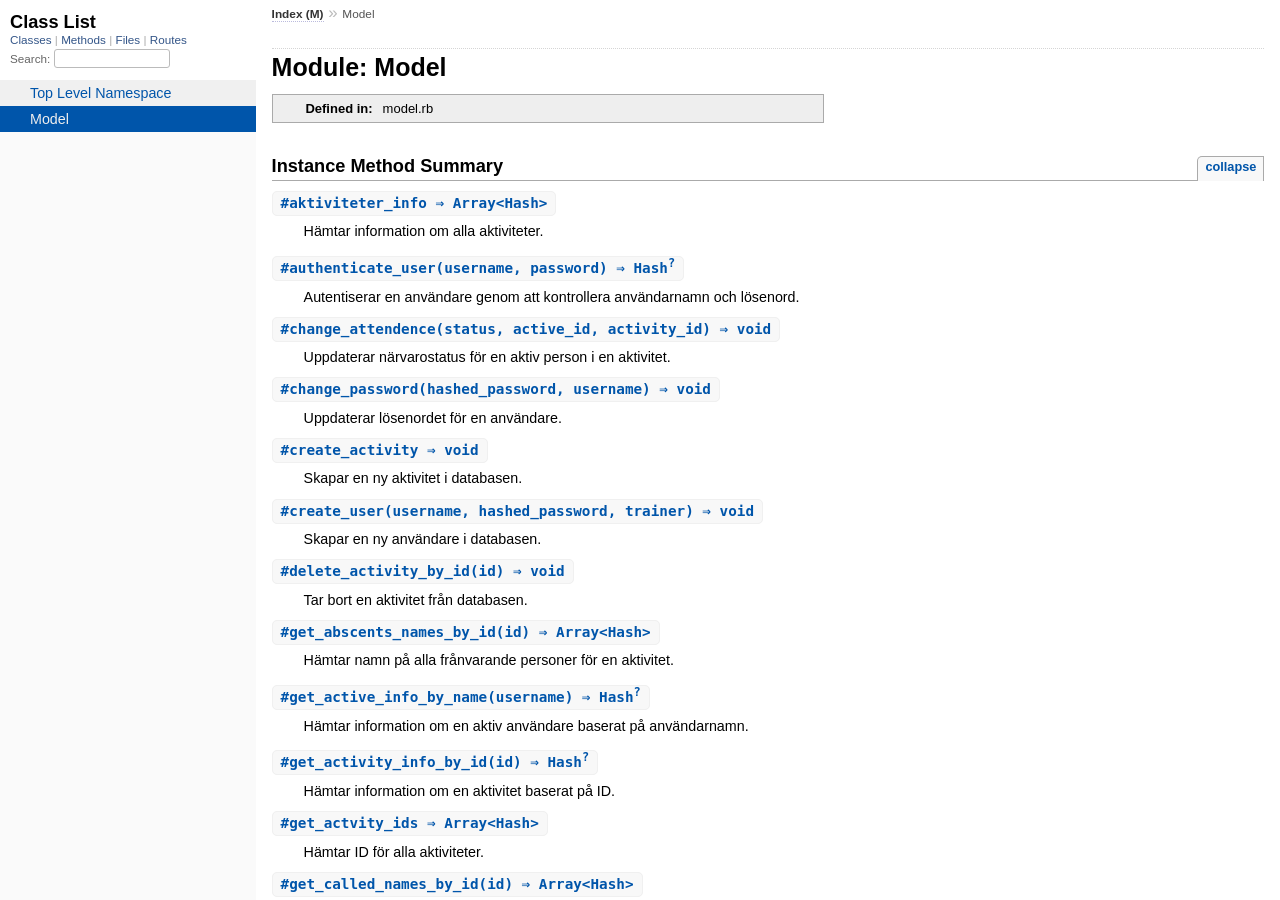
<file: doc/Model.html>
<!DOCTYPE html>
<html>
  <head>
    <meta charset="utf-8">
<meta name="viewport" content="width=device-width, initial-scale=1.0">
<title>
  Module: Model
  
    &mdash; Documentation by YARD 0.9.43
  
</title>

  <link rel="stylesheet" href="css/style.css" type="text/css">

  <link rel="stylesheet" href="css/common.css" type="text/css">

<script type="text/javascript">
  pathId = "Model";
  relpath = '';
</script>


  <script type="text/javascript" charset="utf-8" src="js/jquery.js"></script>

  <script type="text/javascript" charset="utf-8" src="js/app.js"></script>

  <script type="text/javascript" charset="utf-8" src="js/custom.js"></script>


  </head>
  <body>
    <div id="main_progress" aria-hidden="true"></div>

    <div class="nav_wrap">
      <iframe id="nav" src="class_list.html?1"></iframe>
      <div id="resizer"></div>
    </div>

    <div id="main" tabindex="-1">
      <div id="header">
        <div id="menu">
  
    <a href="_index.html">Index (M)</a> &raquo;
    
    
    <span class="title">Model</span>
  
</div>

        <div id="search">
  
    <a class="full_list_link" id="class_list_link"
        href="class_list.html">

        <svg width="24" height="24">
          <rect x="0" y="4" width="24" height="4" rx="1" ry="1"></rect>
          <rect x="0" y="12" width="24" height="4" rx="1" ry="1"></rect>
          <rect x="0" y="20" width="24" height="4" rx="1" ry="1"></rect>
        </svg>
    </a>
  
</div>
        <div class="clear"></div>
      </div>

      <div id="content"><h1>Module: Model
  
  
  
</h1>
<div class="box_info">
  

  
  
  
  
  

  

  
  <dl>
    <dt>Defined in:</dt>
    <dd>model.rb
</dd>
  </dl>
  
</div>








  
    <h2>
      Instance Method Summary
      <small><a href="#" class="summary_toggle">collapse</a></small>
    </h2>

    <ul class="summary">
      
        <li class="public ">
  <span class="summary_signature">
    
      <a href="#aktiviteter_info-instance_method" title="#aktiviteter_info (instance method)">#<strong>aktiviteter_info</strong>  &#x21d2; Array&lt;Hash&gt; </a>
    

    
  </span>
  
  
  
  
  
  
  

  
    <span class="summary_desc"><div class='inline'><p>Hämtar information om alla aktiviteter.</p></div></span>
  
</li>

      
        <li class="public ">
  <span class="summary_signature">
    
      <a href="#authenticate_user-instance_method" title="#authenticate_user (instance method)">#<strong>authenticate_user</strong>(username, password)  &#x21d2; Hash<sup>?</sup> </a>
    

    
  </span>
  
  
  
  
  
  
  

  
    <span class="summary_desc"><div class='inline'><p>Autentiserar en användare genom att kontrollera användarnamn och lösenord.</p></div></span>
  
</li>

      
        <li class="public ">
  <span class="summary_signature">
    
      <a href="#change_attendence-instance_method" title="#change_attendence (instance method)">#<strong>change_attendence</strong>(status, active_id, activity_id)  &#x21d2; void </a>
    

    
  </span>
  
  
  
  
  
  
  

  
    <span class="summary_desc"><div class='inline'><p>Uppdaterar närvarostatus för en aktiv person i en aktivitet.</p></div></span>
  
</li>

      
        <li class="public ">
  <span class="summary_signature">
    
      <a href="#change_password-instance_method" title="#change_password (instance method)">#<strong>change_password</strong>(hashed_password, username)  &#x21d2; void </a>
    

    
  </span>
  
  
  
  
  
  
  

  
    <span class="summary_desc"><div class='inline'><p>Uppdaterar lösenordet för en användare.</p></div></span>
  
</li>

      
        <li class="public ">
  <span class="summary_signature">
    
      <a href="#create_activity-instance_method" title="#create_activity (instance method)">#<strong>create_activity</strong>  &#x21d2; void </a>
    

    
  </span>
  
  
  
  
  
  
  

  
    <span class="summary_desc"><div class='inline'><p>Skapar en ny aktivitet i databasen.</p></div></span>
  
</li>

      
        <li class="public ">
  <span class="summary_signature">
    
      <a href="#create_user-instance_method" title="#create_user (instance method)">#<strong>create_user</strong>(username, hashed_password, trainer)  &#x21d2; void </a>
    

    
  </span>
  
  
  
  
  
  
  

  
    <span class="summary_desc"><div class='inline'><p>Skapar en ny användare i databasen.</p></div></span>
  
</li>

      
        <li class="public ">
  <span class="summary_signature">
    
      <a href="#delete_activity_by_id-instance_method" title="#delete_activity_by_id (instance method)">#<strong>delete_activity_by_id</strong>(id)  &#x21d2; void </a>
    

    
  </span>
  
  
  
  
  
  
  

  
    <span class="summary_desc"><div class='inline'><p>Tar bort en aktivitet från databasen.</p></div></span>
  
</li>

      
        <li class="public ">
  <span class="summary_signature">
    
      <a href="#get_abscents_names_by_id-instance_method" title="#get_abscents_names_by_id (instance method)">#<strong>get_abscents_names_by_id</strong>(id)  &#x21d2; Array&lt;Hash&gt; </a>
    

    
  </span>
  
  
  
  
  
  
  

  
    <span class="summary_desc"><div class='inline'><p>Hämtar namn på alla frånvarande personer för en aktivitet.</p></div></span>
  
</li>

      
        <li class="public ">
  <span class="summary_signature">
    
      <a href="#get_active_info_by_name-instance_method" title="#get_active_info_by_name (instance method)">#<strong>get_active_info_by_name</strong>(username)  &#x21d2; Hash<sup>?</sup> </a>
    

    
  </span>
  
  
  
  
  
  
  

  
    <span class="summary_desc"><div class='inline'><p>Hämtar information om en aktiv användare baserat på användarnamn.</p></div></span>
  
</li>

      
        <li class="public ">
  <span class="summary_signature">
    
      <a href="#get_activity_info_by_id-instance_method" title="#get_activity_info_by_id (instance method)">#<strong>get_activity_info_by_id</strong>(id)  &#x21d2; Hash<sup>?</sup> </a>
    

    
  </span>
  
  
  
  
  
  
  

  
    <span class="summary_desc"><div class='inline'><p>Hämtar information om en aktivitet baserat på ID.</p></div></span>
  
</li>

      
        <li class="public ">
  <span class="summary_signature">
    
      <a href="#get_actvity_ids-instance_method" title="#get_actvity_ids (instance method)">#<strong>get_actvity_ids</strong>  &#x21d2; Array&lt;Hash&gt; </a>
    

    
  </span>
  
  
  
  
  
  
  

  
    <span class="summary_desc"><div class='inline'><p>Hämtar ID för alla aktiviteter.</p></div></span>
  
</li>

      
        <li class="public ">
  <span class="summary_signature">
    
      <a href="#get_called_names_by_id-instance_method" title="#get_called_names_by_id (instance method)">#<strong>get_called_names_by_id</strong>(id)  &#x21d2; Array&lt;Hash&gt; </a>
    

    
  </span>
  
  
  
  
  
  
  

  
    <span class="summary_desc"><div class='inline'><p>Hämtar namn på alla aktiva som är kallade till en aktivitet.</p></div></span>
  
</li>

      
        <li class="public ">
  <span class="summary_signature">
    
      <a href="#get_coming_names_by_id-instance_method" title="#get_coming_names_by_id (instance method)">#<strong>get_coming_names_by_id</strong>(id)  &#x21d2; Array&lt;Hash&gt; </a>
    

    
  </span>
  
  
  
  
  
  
  

  
    <span class="summary_desc"><div class='inline'><p>Hämtar namn på alla personer som kommer till en aktivitet.</p></div></span>
  
</li>

      
        <li class="public ">
  <span class="summary_signature">
    
      <a href="#get_ids_from_actives-instance_method" title="#get_ids_from_actives (instance method)">#<strong>get_ids_from_actives</strong>  &#x21d2; Array&lt;Hash&gt; </a>
    

    
  </span>
  
  
  
  
  
  
  

  
    <span class="summary_desc"><div class='inline'><p>Hämtar ID för alla aktiva användare.</p></div></span>
  
</li>

      
        <li class="public ">
  <span class="summary_signature">
    
      <a href="#get_user_info_by_id-instance_method" title="#get_user_info_by_id (instance method)">#<strong>get_user_info_by_id</strong>(id)  &#x21d2; Hash<sup>?</sup> </a>
    

    
  </span>
  
  
  
  
  
  
  

  
    <span class="summary_desc"><div class='inline'><p>Hämtar information om en användare baserat på användarens ID.</p></div></span>
  
</li>

      
        <li class="public ">
  <span class="summary_signature">
    
      <a href="#update_activity_by_id-instance_method" title="#update_activity_by_id (instance method)">#<strong>update_activity_by_id</strong>(name, description, id)  &#x21d2; void </a>
    

    
  </span>
  
  
  
  
  
  
  

  
    <span class="summary_desc"><div class='inline'><p>Uppdaterar namn och beskrivning för en aktivitet.</p></div></span>
  
</li>

      
        <li class="public ">
  <span class="summary_signature">
    
      <a href="#update_relation-instance_method" title="#update_relation (instance method)">#<strong>update_relation</strong>(active_id, activity_id)  &#x21d2; void </a>
    

    
  </span>
  
  
  
  
  
  
  

  
    <span class="summary_desc"><div class='inline'><p>Skapar en relation mellan en aktiv och en aktivitet.</p></div></span>
  
</li>

      
    </ul>
    
  



  <div id="instance_method_details" class="method_details_list">
    <h2>Instance Method Details</h2>

    
      <div class="method_details first">
  <h3 class="signature first" id="aktiviteter_info-instance_method">
  
    #<strong>aktiviteter_info</strong>  &#x21d2; <tt>Array&lt;Hash&gt;</tt> 
  

  

  
</h3><div class="docstring">
  <div class="discussion">
    <p>Hämtar information om alla aktiviteter.</p>

  </div>
</div>
<div class="tags">
  
<p class="tag_title">Returns:</p>
<ul class="return">
  
    <li>
      
      
        <span class='type'>(<tt>Array&lt;Hash&gt;</tt>)</span>
      
      
      
        &mdash;
        <div class='inline'><p>En array med alla aktiviteter.</p></div>
      
    </li>
  
</ul>



</div><table class="source_code">
  <tr>
    <td>
      <pre class="lines">


42
43
44
45
46
47
48</pre>
    </td>
    <td>
      <pre class="code"><span class="info file"># File 'model.rb', line 42</span>

<span class='kw'>def</span> <span class='id identifier rubyid_aktiviteter_info'>aktiviteter_info</span><span class='lparen'>(</span><span class='rparen'>)</span>

  <span class='id identifier rubyid_db'>db</span> <span class='op'>=</span> <span class='const'>SQLite3</span><span class='op'>::</span><span class='const'>Database</span><span class='period'>.</span><span class='id identifier rubyid_new'>new</span><span class='lparen'>(</span><span class='tstring'><span class='tstring_beg'>&#39;</span><span class='tstring_content'>db/databas.db</span><span class='tstring_end'>&#39;</span></span><span class='rparen'>)</span>
  <span class='id identifier rubyid_db'>db</span><span class='period'>.</span><span class='id identifier rubyid_results_as_hash'>results_as_hash</span> <span class='op'>=</span> <span class='kw'>true</span>

  <span class='id identifier rubyid_db'>db</span><span class='period'>.</span><span class='id identifier rubyid_execute'>execute</span><span class='lparen'>(</span><span class='tstring'><span class='tstring_beg'>&quot;</span><span class='tstring_content'>SELECT * FROM aktiviteter</span><span class='tstring_end'>&quot;</span></span><span class='rparen'>)</span>
<span class='kw'>end</span></pre>
    </td>
  </tr>
</table>
</div>
    
      <div class="method_details ">
  <h3 class="signature " id="authenticate_user-instance_method">
  
    #<strong>authenticate_user</strong>(username, password)  &#x21d2; <tt>Hash</tt><sup>?</sup> 
  

  

  
</h3><div class="docstring">
  <div class="discussion">
    <p>Autentiserar en användare genom att kontrollera användarnamn och lösenord.</p>

  </div>
</div>
<div class="tags">
  <p class="tag_title">Parameters:</p>
<ul class="param">
  
    <li>
      
        <span class='name'>username</span>
      
      
        <span class='type'>(<tt>String</tt>)</span>
      
      
      
        &mdash;
        <div class='inline'><p>Användarens namn.</p></div>
      
    </li>
  
    <li>
      
        <span class='name'>password</span>
      
      
        <span class='type'>(<tt>String</tt>)</span>
      
      
      
        &mdash;
        <div class='inline'><p>Lösenord i klartext.</p></div>
      
    </li>
  
</ul>

<p class="tag_title">Returns:</p>
<ul class="return">
  
    <li>
      
      
        <span class='type'>(<tt>Hash</tt>, <tt>nil</tt>)</span>
      
      
      
        &mdash;
        <div class='inline'><p>Användarens data om inloggningen lyckas, annars nil.</p></div>
      
    </li>
  
</ul>



</div><table class="source_code">
  <tr>
    <td>
      <pre class="lines">


22
23
24
25
26
27
28
29
30
31
32
33
34
35
36
37</pre>
    </td>
    <td>
      <pre class="code"><span class="info file"># File 'model.rb', line 22</span>

<span class='kw'>def</span> <span class='id identifier rubyid_authenticate_user'>authenticate_user</span><span class='lparen'>(</span><span class='id identifier rubyid_username'>username</span><span class='comma'>,</span> <span class='id identifier rubyid_password'>password</span><span class='rparen'>)</span>
  <span class='id identifier rubyid_db'>db</span> <span class='op'>=</span> <span class='const'>SQLite3</span><span class='op'>::</span><span class='const'>Database</span><span class='period'>.</span><span class='id identifier rubyid_new'>new</span><span class='lparen'>(</span><span class='tstring'><span class='tstring_beg'>&#39;</span><span class='tstring_content'>db/databas.db</span><span class='tstring_end'>&#39;</span></span><span class='rparen'>)</span>
  <span class='id identifier rubyid_db'>db</span><span class='period'>.</span><span class='id identifier rubyid_results_as_hash'>results_as_hash</span> <span class='op'>=</span> <span class='kw'>true</span>

  <span class='id identifier rubyid_user'>user</span> <span class='op'>=</span> <span class='id identifier rubyid_db'>db</span><span class='period'>.</span><span class='id identifier rubyid_execute'>execute</span><span class='lparen'>(</span><span class='tstring'><span class='tstring_beg'>&quot;</span><span class='tstring_content'>SELECT * FROM aktiva WHERE name = ?</span><span class='tstring_end'>&quot;</span></span><span class='comma'>,</span> <span class='id identifier rubyid_username'>username</span><span class='rparen'>)</span><span class='period'>.</span><span class='id identifier rubyid_first'>first</span>

  <span class='kw'>begin</span>
    <span class='kw'>if</span> <span class='id identifier rubyid_user'>user</span> <span class='op'>&amp;&amp;</span> <span class='const'>BCrypt</span><span class='op'>::</span><span class='const'>Password</span><span class='period'>.</span><span class='id identifier rubyid_new'>new</span><span class='lparen'>(</span><span class='id identifier rubyid_user'>user</span><span class='lbracket'>[</span><span class='tstring'><span class='tstring_beg'>&quot;</span><span class='tstring_content'>password</span><span class='tstring_end'>&quot;</span></span><span class='rbracket'>]</span><span class='rparen'>)</span> <span class='op'>==</span> <span class='id identifier rubyid_password'>password</span>
      <span class='kw'>return</span> <span class='id identifier rubyid_user'>user</span>
    <span class='kw'>else</span>
      <span class='kw'>return</span> <span class='kw'>nil</span>
    <span class='kw'>end</span>
  <span class='kw'>rescue</span> <span class='const'>BCrypt</span><span class='op'>::</span><span class='const'>Errors</span><span class='op'>::</span><span class='const'>InvalidHash</span>
    <span class='kw'>return</span> <span class='kw'>nil</span>
  <span class='kw'>end</span>
<span class='kw'>end</span></pre>
    </td>
  </tr>
</table>
</div>
    
      <div class="method_details ">
  <h3 class="signature " id="change_attendence-instance_method">
  
    #<strong>change_attendence</strong>(status, active_id, activity_id)  &#x21d2; <tt>void</tt> 
  

  

  
</h3><div class="docstring">
  <div class="discussion">
    <p class="note returns_void">This method returns an undefined value.</p><p>Uppdaterar närvarostatus för en aktiv person i en aktivitet.</p>

  </div>
</div>
<div class="tags">
  <p class="tag_title">Parameters:</p>
<ul class="param">
  
    <li>
      
        <span class='name'>status</span>
      
      
        <span class='type'>(<tt>String</tt>)</span>
      
      
      
        &mdash;
        <div class='inline'><p>Ny status, exempelvis &quot;kommer&quot; eller &quot;frånvarande&quot;.</p></div>
      
    </li>
  
    <li>
      
        <span class='name'>active_id</span>
      
      
        <span class='type'>(<tt>Integer</tt>)</span>
      
      
      
        &mdash;
        <div class='inline'><p>ID för den aktiva personen.</p></div>
      
    </li>
  
    <li>
      
        <span class='name'>activity_id</span>
      
      
        <span class='type'>(<tt>Integer</tt>)</span>
      
      
      
        &mdash;
        <div class='inline'><p>ID för aktiviteten.</p></div>
      
    </li>
  
</ul>




</div><table class="source_code">
  <tr>
    <td>
      <pre class="lines">


214
215
216
217
218
219
220
221</pre>
    </td>
    <td>
      <pre class="code"><span class="info file"># File 'model.rb', line 214</span>

<span class='kw'>def</span> <span class='id identifier rubyid_change_attendence'>change_attendence</span><span class='lparen'>(</span><span class='id identifier rubyid_status'>status</span><span class='comma'>,</span> <span class='id identifier rubyid_active_id'>active_id</span><span class='comma'>,</span> <span class='id identifier rubyid_activity_id'>activity_id</span><span class='rparen'>)</span>
  <span class='id identifier rubyid_db'>db</span> <span class='op'>=</span> <span class='const'>SQLite3</span><span class='op'>::</span><span class='const'>Database</span><span class='period'>.</span><span class='id identifier rubyid_new'>new</span><span class='lparen'>(</span><span class='tstring'><span class='tstring_beg'>&#39;</span><span class='tstring_content'>db/databas.db</span><span class='tstring_end'>&#39;</span></span> <span class='rparen'>)</span>
  <span class='id identifier rubyid_db'>db</span><span class='period'>.</span><span class='id identifier rubyid_results_as_hash'>results_as_hash</span> <span class='op'>=</span> <span class='kw'>true</span>
  <span class='id identifier rubyid_db'>db</span><span class='period'>.</span><span class='id identifier rubyid_execute'>execute</span><span class='lparen'>(</span>
    <span class='tstring'><span class='tstring_beg'>&quot;</span><span class='tstring_content'>UPDATE relation SET status = ? WHERE aktiv_id = ? AND aktivitet_id = ?</span><span class='tstring_end'>&quot;</span></span><span class='comma'>,</span>
    <span class='lbracket'>[</span><span class='id identifier rubyid_status'>status</span><span class='comma'>,</span> <span class='id identifier rubyid_active_id'>active_id</span><span class='comma'>,</span> <span class='id identifier rubyid_activity_id'>activity_id</span><span class='rbracket'>]</span>
  <span class='rparen'>)</span>
<span class='kw'>end</span></pre>
    </td>
  </tr>
</table>
</div>
    
      <div class="method_details ">
  <h3 class="signature " id="change_password-instance_method">
  
    #<strong>change_password</strong>(hashed_password, username)  &#x21d2; <tt>void</tt> 
  

  

  
</h3><div class="docstring">
  <div class="discussion">
    <p class="note returns_void">This method returns an undefined value.</p><p>Uppdaterar lösenordet för en användare.</p>

  </div>
</div>
<div class="tags">
  <p class="tag_title">Parameters:</p>
<ul class="param">
  
    <li>
      
        <span class='name'>hashed_password</span>
      
      
        <span class='type'>(<tt>String</tt>)</span>
      
      
      
        &mdash;
        <div class='inline'><p>Det hashade lösenordet.</p></div>
      
    </li>
  
    <li>
      
        <span class='name'>username</span>
      
      
        <span class='type'>(<tt>String</tt>)</span>
      
      
      
        &mdash;
        <div class='inline'><p>Användarnamnet vars lösenord ska ändras.</p></div>
      
    </li>
  
</ul>




</div><table class="source_code">
  <tr>
    <td>
      <pre class="lines">


123
124
125</pre>
    </td>
    <td>
      <pre class="code"><span class="info file"># File 'model.rb', line 123</span>

<span class='kw'>def</span> <span class='id identifier rubyid_change_password'>change_password</span><span class='lparen'>(</span><span class='id identifier rubyid_hashed_password'>hashed_password</span><span class='comma'>,</span> <span class='id identifier rubyid_username'>username</span><span class='rparen'>)</span>
  <span class='id identifier rubyid_db'>db</span><span class='period'>.</span><span class='id identifier rubyid_execute'>execute</span><span class='lparen'>(</span><span class='tstring'><span class='tstring_beg'>&quot;</span><span class='tstring_content'>UPDATE aktiva SET password =? WHERE name =?</span><span class='tstring_end'>&quot;</span></span><span class='comma'>,</span><span class='lbracket'>[</span><span class='id identifier rubyid_hashed_password'>hashed_password</span><span class='comma'>,</span> <span class='id identifier rubyid_username'>username</span><span class='rbracket'>]</span><span class='rparen'>)</span>
<span class='kw'>end</span></pre>
    </td>
  </tr>
</table>
</div>
    
      <div class="method_details ">
  <h3 class="signature " id="create_activity-instance_method">
  
    #<strong>create_activity</strong>  &#x21d2; <tt>void</tt> 
  

  

  
</h3><div class="docstring">
  <div class="discussion">
    
  <div class="note notetag">
    <strong>Note:</strong>
    <div class='inline'><p>Denna metod verkar sakna parametrarna name och description.</p></div>
  </div>

<p class="note returns_void">This method returns an undefined value.</p><p>Skapar en ny aktivitet i databasen.</p>

  </div>
</div>
<div class="tags">
  



</div><table class="source_code">
  <tr>
    <td>
      <pre class="lines">


193
194
195
196
197</pre>
    </td>
    <td>
      <pre class="code"><span class="info file"># File 'model.rb', line 193</span>

<span class='kw'>def</span> <span class='id identifier rubyid_create_activity'>create_activity</span><span class='lparen'>(</span><span class='rparen'>)</span>
  <span class='id identifier rubyid_db'>db</span> <span class='op'>=</span> <span class='const'>SQLite3</span><span class='op'>::</span><span class='const'>Database</span><span class='period'>.</span><span class='id identifier rubyid_new'>new</span><span class='lparen'>(</span><span class='tstring'><span class='tstring_beg'>&#39;</span><span class='tstring_content'>db/databas.db</span><span class='tstring_end'>&#39;</span></span><span class='rparen'>)</span>
  <span class='id identifier rubyid_db'>db</span><span class='period'>.</span><span class='id identifier rubyid_results_as_hash'>results_as_hash</span> <span class='op'>=</span> <span class='kw'>true</span>
  <span class='id identifier rubyid_db'>db</span><span class='period'>.</span><span class='id identifier rubyid_execute'>execute</span><span class='lparen'>(</span><span class='tstring'><span class='tstring_beg'>&quot;</span><span class='tstring_content'>INSERT INTO aktiviteter (name, description) VALUES (?,?)</span><span class='tstring_end'>&quot;</span></span><span class='comma'>,</span> <span class='lbracket'>[</span><span class='id identifier rubyid_name'>name</span><span class='comma'>,</span> <span class='id identifier rubyid_description'>description</span><span class='rbracket'>]</span><span class='rparen'>)</span>
<span class='kw'>end</span></pre>
    </td>
  </tr>
</table>
</div>
    
      <div class="method_details ">
  <h3 class="signature " id="create_user-instance_method">
  
    #<strong>create_user</strong>(username, hashed_password, trainer)  &#x21d2; <tt>void</tt> 
  

  

  
</h3><div class="docstring">
  <div class="discussion">
    <p class="note returns_void">This method returns an undefined value.</p><p>Skapar en ny användare i databasen.</p>

  </div>
</div>
<div class="tags">
  <p class="tag_title">Parameters:</p>
<ul class="param">
  
    <li>
      
        <span class='name'>username</span>
      
      
        <span class='type'>(<tt>String</tt>)</span>
      
      
      
        &mdash;
        <div class='inline'><p>Användarnamn för den nya användaren.</p></div>
      
    </li>
  
    <li>
      
        <span class='name'>hashed_password</span>
      
      
        <span class='type'>(<tt>String</tt>)</span>
      
      
      
        &mdash;
        <div class='inline'><p>Hashat lösenord.</p></div>
      
    </li>
  
    <li>
      
        <span class='name'>trainer</span>
      
      
        <span class='type'>(<tt>Boolean</tt>, <tt>Integer</tt>)</span>
      
      
      
        &mdash;
        <div class='inline'><p>Om användaren är tränare eller inte.</p></div>
      
    </li>
  
</ul>




</div><table class="source_code">
  <tr>
    <td>
      <pre class="lines">


133
134
135
136
137
138</pre>
    </td>
    <td>
      <pre class="code"><span class="info file"># File 'model.rb', line 133</span>

<span class='kw'>def</span> <span class='id identifier rubyid_create_user'>create_user</span><span class='lparen'>(</span><span class='id identifier rubyid_username'>username</span><span class='comma'>,</span> <span class='id identifier rubyid_hashed_password'>hashed_password</span><span class='comma'>,</span> <span class='id identifier rubyid_trainer'>trainer</span><span class='rparen'>)</span>
  <span class='id identifier rubyid_db'>db</span> <span class='op'>=</span> <span class='const'>SQLite3</span><span class='op'>::</span><span class='const'>Database</span><span class='period'>.</span><span class='id identifier rubyid_new'>new</span><span class='lparen'>(</span><span class='tstring'><span class='tstring_beg'>&#39;</span><span class='tstring_content'>db/databas.db</span><span class='tstring_end'>&#39;</span></span><span class='rparen'>)</span>
  <span class='id identifier rubyid_db'>db</span><span class='period'>.</span><span class='id identifier rubyid_results_as_hash'>results_as_hash</span> <span class='op'>=</span> <span class='kw'>true</span>

  <span class='id identifier rubyid_db'>db</span><span class='period'>.</span><span class='id identifier rubyid_execute'>execute</span><span class='lparen'>(</span><span class='tstring'><span class='tstring_beg'>&quot;</span><span class='tstring_content'>INSERT INTO aktiva (name, password, trainer) VALUES (?,?,?)</span><span class='tstring_end'>&quot;</span></span><span class='comma'>,</span><span class='lbracket'>[</span><span class='id identifier rubyid_username'>username</span><span class='comma'>,</span> <span class='id identifier rubyid_hashed_password'>hashed_password</span><span class='comma'>,</span> <span class='id identifier rubyid_trainer'>trainer</span><span class='rbracket'>]</span><span class='rparen'>)</span>
<span class='kw'>end</span></pre>
    </td>
  </tr>
</table>
</div>
    
      <div class="method_details ">
  <h3 class="signature " id="delete_activity_by_id-instance_method">
  
    #<strong>delete_activity_by_id</strong>(id)  &#x21d2; <tt>void</tt> 
  

  

  
</h3><div class="docstring">
  <div class="discussion">
    <p class="note returns_void">This method returns an undefined value.</p><p>Tar bort en aktivitet från databasen.</p>

  </div>
</div>
<div class="tags">
  <p class="tag_title">Parameters:</p>
<ul class="param">
  
    <li>
      
        <span class='name'>id</span>
      
      
        <span class='type'>(<tt>Integer</tt>)</span>
      
      
      
        &mdash;
        <div class='inline'><p>ID för aktiviteten som ska tas bort.</p></div>
      
    </li>
  
</ul>




</div><table class="source_code">
  <tr>
    <td>
      <pre class="lines">


182
183
184
185
186</pre>
    </td>
    <td>
      <pre class="code"><span class="info file"># File 'model.rb', line 182</span>

<span class='kw'>def</span> <span class='id identifier rubyid_delete_activity_by_id'>delete_activity_by_id</span><span class='lparen'>(</span><span class='id identifier rubyid_id'>id</span><span class='rparen'>)</span>
  <span class='id identifier rubyid_db'>db</span> <span class='op'>=</span> <span class='const'>SQLite3</span><span class='op'>::</span><span class='const'>Database</span><span class='period'>.</span><span class='id identifier rubyid_new'>new</span><span class='lparen'>(</span><span class='tstring'><span class='tstring_beg'>&#39;</span><span class='tstring_content'>db/databas.db</span><span class='tstring_end'>&#39;</span></span><span class='rparen'>)</span>
  <span class='id identifier rubyid_db'>db</span><span class='period'>.</span><span class='id identifier rubyid_results_as_hash'>results_as_hash</span> <span class='op'>=</span> <span class='kw'>true</span>
  <span class='id identifier rubyid_db'>db</span><span class='period'>.</span><span class='id identifier rubyid_execute'>execute</span><span class='lparen'>(</span><span class='tstring'><span class='tstring_beg'>&quot;</span><span class='tstring_content'>DELETE FROM aktiviteter WHERE id = ?</span><span class='tstring_end'>&quot;</span></span><span class='comma'>,</span> <span class='id identifier rubyid_id'>id</span><span class='rparen'>)</span>
<span class='kw'>end</span></pre>
    </td>
  </tr>
</table>
</div>
    
      <div class="method_details ">
  <h3 class="signature " id="get_abscents_names_by_id-instance_method">
  
    #<strong>get_abscents_names_by_id</strong>(id)  &#x21d2; <tt>Array&lt;Hash&gt;</tt> 
  

  

  
</h3><div class="docstring">
  <div class="discussion">
    <p>Hämtar namn på alla frånvarande personer för en aktivitet.</p>

  </div>
</div>
<div class="tags">
  <p class="tag_title">Parameters:</p>
<ul class="param">
  
    <li>
      
        <span class='name'>id</span>
      
      
        <span class='type'>(<tt>Integer</tt>)</span>
      
      
      
        &mdash;
        <div class='inline'><p>Aktivitetens ID.</p></div>
      
    </li>
  
</ul>

<p class="tag_title">Returns:</p>
<ul class="return">
  
    <li>
      
      
        <span class='type'>(<tt>Array&lt;Hash&gt;</tt>)</span>
      
      
      
        &mdash;
        <div class='inline'><p>Lista med namn på frånvarande personer.</p></div>
      
    </li>
  
</ul>



</div><table class="source_code">
  <tr>
    <td>
      <pre class="lines">


70
71
72
73
74
75
76
77
78
79
80</pre>
    </td>
    <td>
      <pre class="code"><span class="info file"># File 'model.rb', line 70</span>

<span class='kw'>def</span> <span class='id identifier rubyid_get_abscents_names_by_id'>get_abscents_names_by_id</span><span class='lparen'>(</span><span class='id identifier rubyid_id'>id</span><span class='rparen'>)</span>
  <span class='id identifier rubyid_db'>db</span> <span class='op'>=</span> <span class='const'>SQLite3</span><span class='op'>::</span><span class='const'>Database</span><span class='period'>.</span><span class='id identifier rubyid_new'>new</span><span class='lparen'>(</span><span class='tstring'><span class='tstring_beg'>&#39;</span><span class='tstring_content'>db/databas.db</span><span class='tstring_end'>&#39;</span></span><span class='rparen'>)</span>
  <span class='id identifier rubyid_db'>db</span><span class='period'>.</span><span class='id identifier rubyid_results_as_hash'>results_as_hash</span> <span class='op'>=</span> <span class='kw'>true</span>
  <span class='id identifier rubyid_db'>db</span><span class='period'>.</span><span class='id identifier rubyid_execute'>execute</span><span class='lparen'>(</span><span class='tstring'><span class='tstring_beg'>&#39;</span><span class='tstring_content'>
    SELECT aktiva.name
    FROM relation
    JOIN aktiva ON relation.aktiv_id = aktiva.id
    WHERE relation.status = &quot;frånvarande&quot;
    AND relation.aktivitet_id = ?
    </span><span class='tstring_end'>&#39;</span></span><span class='comma'>,</span> <span class='id identifier rubyid_id'>id</span><span class='rparen'>)</span>
<span class='kw'>end</span></pre>
    </td>
  </tr>
</table>
</div>
    
      <div class="method_details ">
  <h3 class="signature " id="get_active_info_by_name-instance_method">
  
    #<strong>get_active_info_by_name</strong>(username)  &#x21d2; <tt>Hash</tt><sup>?</sup> 
  

  

  
</h3><div class="docstring">
  <div class="discussion">
    <p>Hämtar information om en aktiv användare baserat på användarnamn.</p>

  </div>
</div>
<div class="tags">
  <p class="tag_title">Parameters:</p>
<ul class="param">
  
    <li>
      
        <span class='name'>username</span>
      
      
        <span class='type'>(<tt>String</tt>)</span>
      
      
      
        &mdash;
        <div class='inline'><p>Användarnamnet.</p></div>
      
    </li>
  
</ul>

<p class="tag_title">Returns:</p>
<ul class="return">
  
    <li>
      
      
        <span class='type'>(<tt>Hash</tt>, <tt>nil</tt>)</span>
      
      
      
        &mdash;
        <div class='inline'><p>Användarens information eller nil om användaren inte finns.</p></div>
      
    </li>
  
</ul>



</div><table class="source_code">
  <tr>
    <td>
      <pre class="lines">


112
113
114
115
116</pre>
    </td>
    <td>
      <pre class="code"><span class="info file"># File 'model.rb', line 112</span>

<span class='kw'>def</span> <span class='id identifier rubyid_get_active_info_by_name'>get_active_info_by_name</span><span class='lparen'>(</span><span class='id identifier rubyid_username'>username</span><span class='rparen'>)</span>
  <span class='id identifier rubyid_db'>db</span> <span class='op'>=</span> <span class='const'>SQLite3</span><span class='op'>::</span><span class='const'>Database</span><span class='period'>.</span><span class='id identifier rubyid_new'>new</span><span class='lparen'>(</span><span class='tstring'><span class='tstring_beg'>&#39;</span><span class='tstring_content'>db/databas.db</span><span class='tstring_end'>&#39;</span></span><span class='rparen'>)</span>
  <span class='id identifier rubyid_db'>db</span><span class='period'>.</span><span class='id identifier rubyid_results_as_hash'>results_as_hash</span> <span class='op'>=</span> <span class='kw'>true</span>
  <span class='id identifier rubyid_db'>db</span><span class='period'>.</span><span class='id identifier rubyid_execute'>execute</span><span class='lparen'>(</span><span class='tstring'><span class='tstring_beg'>&quot;</span><span class='tstring_content'>SELECT * FROM aktiva WHERE name = ?</span><span class='tstring_end'>&quot;</span></span><span class='comma'>,</span> <span class='id identifier rubyid_username'>username</span><span class='rparen'>)</span><span class='period'>.</span><span class='id identifier rubyid_first'>first</span>
<span class='kw'>end</span></pre>
    </td>
  </tr>
</table>
</div>
    
      <div class="method_details ">
  <h3 class="signature " id="get_activity_info_by_id-instance_method">
  
    #<strong>get_activity_info_by_id</strong>(id)  &#x21d2; <tt>Hash</tt><sup>?</sup> 
  

  

  
</h3><div class="docstring">
  <div class="discussion">
    <p>Hämtar information om en aktivitet baserat på ID.</p>

  </div>
</div>
<div class="tags">
  <p class="tag_title">Parameters:</p>
<ul class="param">
  
    <li>
      
        <span class='name'>id</span>
      
      
        <span class='type'>(<tt>Integer</tt>)</span>
      
      
      
        &mdash;
        <div class='inline'><p>Aktivitetens ID.</p></div>
      
    </li>
  
</ul>

<p class="tag_title">Returns:</p>
<ul class="return">
  
    <li>
      
      
        <span class='type'>(<tt>Hash</tt>, <tt>nil</tt>)</span>
      
      
      
        &mdash;
        <div class='inline'><p>Aktivitetens information eller nil om aktiviteten inte finns.</p></div>
      
    </li>
  
</ul>



</div><table class="source_code">
  <tr>
    <td>
      <pre class="lines">


102
103
104
105
106</pre>
    </td>
    <td>
      <pre class="code"><span class="info file"># File 'model.rb', line 102</span>

<span class='kw'>def</span> <span class='id identifier rubyid_get_activity_info_by_id'>get_activity_info_by_id</span><span class='lparen'>(</span><span class='id identifier rubyid_id'>id</span><span class='rparen'>)</span>
  <span class='id identifier rubyid_db'>db</span> <span class='op'>=</span> <span class='const'>SQLite3</span><span class='op'>::</span><span class='const'>Database</span><span class='period'>.</span><span class='id identifier rubyid_new'>new</span><span class='lparen'>(</span><span class='tstring'><span class='tstring_beg'>&#39;</span><span class='tstring_content'>db/databas.db</span><span class='tstring_end'>&#39;</span></span><span class='rparen'>)</span>
  <span class='id identifier rubyid_db'>db</span><span class='period'>.</span><span class='id identifier rubyid_results_as_hash'>results_as_hash</span> <span class='op'>=</span> <span class='kw'>true</span>
  <span class='id identifier rubyid_db'>db</span><span class='period'>.</span><span class='id identifier rubyid_execute'>execute</span><span class='lparen'>(</span><span class='tstring'><span class='tstring_beg'>&quot;</span><span class='tstring_content'>SELECT * FROM aktiviteter WHERE id = ?</span><span class='tstring_end'>&quot;</span></span><span class='comma'>,</span> <span class='id identifier rubyid_id'>id</span><span class='rparen'>)</span><span class='period'>.</span><span class='id identifier rubyid_first'>first</span>
<span class='kw'>end</span></pre>
    </td>
  </tr>
</table>
</div>
    
      <div class="method_details ">
  <h3 class="signature " id="get_actvity_ids-instance_method">
  
    #<strong>get_actvity_ids</strong>  &#x21d2; <tt>Array&lt;Hash&gt;</tt> 
  

  

  
</h3><div class="docstring">
  <div class="discussion">
    <p>Hämtar ID för alla aktiviteter.</p>

  </div>
</div>
<div class="tags">
  
<p class="tag_title">Returns:</p>
<ul class="return">
  
    <li>
      
      
        <span class='type'>(<tt>Array&lt;Hash&gt;</tt>)</span>
      
      
      
        &mdash;
        <div class='inline'><p>Lista med aktivitets-ID:n.</p></div>
      
    </li>
  
</ul>



</div><table class="source_code">
  <tr>
    <td>
      <pre class="lines">


143
144
145
146
147
148</pre>
    </td>
    <td>
      <pre class="code"><span class="info file"># File 'model.rb', line 143</span>

<span class='kw'>def</span> <span class='id identifier rubyid_get_actvity_ids'>get_actvity_ids</span><span class='lparen'>(</span><span class='rparen'>)</span>
  <span class='id identifier rubyid_db'>db</span> <span class='op'>=</span> <span class='const'>SQLite3</span><span class='op'>::</span><span class='const'>Database</span><span class='period'>.</span><span class='id identifier rubyid_new'>new</span><span class='lparen'>(</span><span class='tstring'><span class='tstring_beg'>&#39;</span><span class='tstring_content'>db/databas.db</span><span class='tstring_end'>&#39;</span></span><span class='rparen'>)</span>
  <span class='id identifier rubyid_db'>db</span><span class='period'>.</span><span class='id identifier rubyid_results_as_hash'>results_as_hash</span> <span class='op'>=</span> <span class='kw'>true</span>

  <span class='id identifier rubyid_db'>db</span><span class='period'>.</span><span class='id identifier rubyid_execute'>execute</span><span class='lparen'>(</span><span class='tstring'><span class='tstring_beg'>&quot;</span><span class='tstring_content'>SELECT id FROM aktiviteter</span><span class='tstring_end'>&quot;</span></span><span class='rparen'>)</span>
<span class='kw'>end</span></pre>
    </td>
  </tr>
</table>
</div>
    
      <div class="method_details ">
  <h3 class="signature " id="get_called_names_by_id-instance_method">
  
    #<strong>get_called_names_by_id</strong>(id)  &#x21d2; <tt>Array&lt;Hash&gt;</tt> 
  

  

  
</h3><div class="docstring">
  <div class="discussion">
    <p>Hämtar namn på alla aktiva som är kallade till en aktivitet.</p>

  </div>
</div>
<div class="tags">
  <p class="tag_title">Parameters:</p>
<ul class="param">
  
    <li>
      
        <span class='name'>id</span>
      
      
        <span class='type'>(<tt>Integer</tt>)</span>
      
      
      
        &mdash;
        <div class='inline'><p>Aktivitetens ID.</p></div>
      
    </li>
  
</ul>

<p class="tag_title">Returns:</p>
<ul class="return">
  
    <li>
      
      
        <span class='type'>(<tt>Array&lt;Hash&gt;</tt>)</span>
      
      
      
        &mdash;
        <div class='inline'><p>Lista med namn på kallade personer.</p></div>
      
    </li>
  
</ul>



</div><table class="source_code">
  <tr>
    <td>
      <pre class="lines">


54
55
56
57
58
59
60
61
62
63
64</pre>
    </td>
    <td>
      <pre class="code"><span class="info file"># File 'model.rb', line 54</span>

<span class='kw'>def</span> <span class='id identifier rubyid_get_called_names_by_id'>get_called_names_by_id</span><span class='lparen'>(</span><span class='id identifier rubyid_id'>id</span><span class='rparen'>)</span>
  <span class='id identifier rubyid_db'>db</span> <span class='op'>=</span> <span class='const'>SQLite3</span><span class='op'>::</span><span class='const'>Database</span><span class='period'>.</span><span class='id identifier rubyid_new'>new</span><span class='lparen'>(</span><span class='tstring'><span class='tstring_beg'>&#39;</span><span class='tstring_content'>db/databas.db</span><span class='tstring_end'>&#39;</span></span><span class='rparen'>)</span>
  <span class='id identifier rubyid_db'>db</span><span class='period'>.</span><span class='id identifier rubyid_results_as_hash'>results_as_hash</span> <span class='op'>=</span> <span class='kw'>true</span>
  <span class='id identifier rubyid_db'>db</span><span class='period'>.</span><span class='id identifier rubyid_execute'>execute</span><span class='lparen'>(</span><span class='tstring'><span class='tstring_beg'>&#39;</span><span class='tstring_content'>
    SELECT aktiva.name
    FROM relation
    JOIN aktiva ON relation.aktiv_id = aktiva.id
    WHERE relation.status = &quot;kallad&quot;
    AND relation.aktivitet_id = ?
    </span><span class='tstring_end'>&#39;</span></span><span class='comma'>,</span> <span class='id identifier rubyid_id'>id</span><span class='rparen'>)</span>
<span class='kw'>end</span></pre>
    </td>
  </tr>
</table>
</div>
    
      <div class="method_details ">
  <h3 class="signature " id="get_coming_names_by_id-instance_method">
  
    #<strong>get_coming_names_by_id</strong>(id)  &#x21d2; <tt>Array&lt;Hash&gt;</tt> 
  

  

  
</h3><div class="docstring">
  <div class="discussion">
    <p>Hämtar namn på alla personer som kommer till en aktivitet.</p>

  </div>
</div>
<div class="tags">
  <p class="tag_title">Parameters:</p>
<ul class="param">
  
    <li>
      
        <span class='name'>id</span>
      
      
        <span class='type'>(<tt>Integer</tt>)</span>
      
      
      
        &mdash;
        <div class='inline'><p>Aktivitetens ID.</p></div>
      
    </li>
  
</ul>

<p class="tag_title">Returns:</p>
<ul class="return">
  
    <li>
      
      
        <span class='type'>(<tt>Array&lt;Hash&gt;</tt>)</span>
      
      
      
        &mdash;
        <div class='inline'><p>Lista med namn på deltagare som kommer.</p></div>
      
    </li>
  
</ul>



</div><table class="source_code">
  <tr>
    <td>
      <pre class="lines">


86
87
88
89
90
91
92
93
94
95
96</pre>
    </td>
    <td>
      <pre class="code"><span class="info file"># File 'model.rb', line 86</span>

<span class='kw'>def</span> <span class='id identifier rubyid_get_coming_names_by_id'>get_coming_names_by_id</span><span class='lparen'>(</span><span class='id identifier rubyid_id'>id</span><span class='rparen'>)</span>
  <span class='id identifier rubyid_db'>db</span> <span class='op'>=</span> <span class='const'>SQLite3</span><span class='op'>::</span><span class='const'>Database</span><span class='period'>.</span><span class='id identifier rubyid_new'>new</span><span class='lparen'>(</span><span class='tstring'><span class='tstring_beg'>&#39;</span><span class='tstring_content'>db/databas.db</span><span class='tstring_end'>&#39;</span></span><span class='rparen'>)</span>
  <span class='id identifier rubyid_db'>db</span><span class='period'>.</span><span class='id identifier rubyid_results_as_hash'>results_as_hash</span> <span class='op'>=</span> <span class='kw'>true</span>
  <span class='id identifier rubyid_db'>db</span><span class='period'>.</span><span class='id identifier rubyid_execute'>execute</span><span class='lparen'>(</span><span class='tstring'><span class='tstring_beg'>&#39;</span><span class='tstring_content'>
    SELECT aktiva.name
    FROM relation
    JOIN aktiva ON relation.aktiv_id = aktiva.id
    WHERE relation.status = &quot;kommer&quot;
    AND relation.aktivitet_id = ?
    </span><span class='tstring_end'>&#39;</span></span><span class='comma'>,</span> <span class='id identifier rubyid_id'>id</span><span class='rparen'>)</span>
<span class='kw'>end</span></pre>
    </td>
  </tr>
</table>
</div>
    
      <div class="method_details ">
  <h3 class="signature " id="get_ids_from_actives-instance_method">
  
    #<strong>get_ids_from_actives</strong>  &#x21d2; <tt>Array&lt;Hash&gt;</tt> 
  

  

  
</h3><div class="docstring">
  <div class="discussion">
    <p>Hämtar ID för alla aktiva användare.</p>

  </div>
</div>
<div class="tags">
  
<p class="tag_title">Returns:</p>
<ul class="return">
  
    <li>
      
      
        <span class='type'>(<tt>Array&lt;Hash&gt;</tt>)</span>
      
      
      
        &mdash;
        <div class='inline'><p>Lista med användar-ID:n.</p></div>
      
    </li>
  
</ul>



</div><table class="source_code">
  <tr>
    <td>
      <pre class="lines">


202
203
204
205
206</pre>
    </td>
    <td>
      <pre class="code"><span class="info file"># File 'model.rb', line 202</span>

<span class='kw'>def</span> <span class='id identifier rubyid_get_ids_from_actives'>get_ids_from_actives</span><span class='lparen'>(</span><span class='rparen'>)</span>
  <span class='id identifier rubyid_db'>db</span> <span class='op'>=</span> <span class='const'>SQLite3</span><span class='op'>::</span><span class='const'>Database</span><span class='period'>.</span><span class='id identifier rubyid_new'>new</span><span class='lparen'>(</span><span class='tstring'><span class='tstring_beg'>&#39;</span><span class='tstring_content'>db/databas.db</span><span class='tstring_end'>&#39;</span></span><span class='rparen'>)</span>
  <span class='id identifier rubyid_db'>db</span><span class='period'>.</span><span class='id identifier rubyid_results_as_hash'>results_as_hash</span> <span class='op'>=</span> <span class='kw'>true</span>
  <span class='id identifier rubyid_db'>db</span><span class='period'>.</span><span class='id identifier rubyid_execute'>execute</span><span class='lparen'>(</span><span class='tstring'><span class='tstring_beg'>&quot;</span><span class='tstring_content'>SELECT id FROM aktiva</span><span class='tstring_end'>&quot;</span></span><span class='rparen'>)</span>
<span class='kw'>end</span></pre>
    </td>
  </tr>
</table>
</div>
    
      <div class="method_details ">
  <h3 class="signature " id="get_user_info_by_id-instance_method">
  
    #<strong>get_user_info_by_id</strong>(id)  &#x21d2; <tt>Hash</tt><sup>?</sup> 
  

  

  
</h3><div class="docstring">
  <div class="discussion">
    <p>Hämtar information om en användare baserat på användarens ID.</p>

  </div>
</div>
<div class="tags">
  <p class="tag_title">Parameters:</p>
<ul class="param">
  
    <li>
      
        <span class='name'>id</span>
      
      
        <span class='type'>(<tt>Integer</tt>)</span>
      
      
      
        &mdash;
        <div class='inline'><p>ID för användaren som ska hämtas.</p></div>
      
    </li>
  
</ul>

<p class="tag_title">Returns:</p>
<ul class="return">
  
    <li>
      
      
        <span class='type'>(<tt>Hash</tt>, <tt>nil</tt>)</span>
      
      
      
        &mdash;
        <div class='inline'><p>En hash med användarinformation eller nil om användaren inte finns.</p></div>
      
    </li>
  
</ul>



</div><table class="source_code">
  <tr>
    <td>
      <pre class="lines">


10
11
12
13
14
15</pre>
    </td>
    <td>
      <pre class="code"><span class="info file"># File 'model.rb', line 10</span>

<span class='kw'>def</span> <span class='id identifier rubyid_get_user_info_by_id'>get_user_info_by_id</span><span class='lparen'>(</span><span class='id identifier rubyid_id'>id</span><span class='rparen'>)</span>
  <span class='id identifier rubyid_db'>db</span> <span class='op'>=</span> <span class='const'>SQLite3</span><span class='op'>::</span><span class='const'>Database</span><span class='period'>.</span><span class='id identifier rubyid_new'>new</span><span class='lparen'>(</span><span class='tstring'><span class='tstring_beg'>&#39;</span><span class='tstring_content'>db/databas.db</span><span class='tstring_end'>&#39;</span></span><span class='rparen'>)</span>
  <span class='id identifier rubyid_db'>db</span><span class='period'>.</span><span class='id identifier rubyid_results_as_hash'>results_as_hash</span> <span class='op'>=</span> <span class='kw'>true</span>
  <span class='id identifier rubyid_db'>db</span><span class='period'>.</span><span class='id identifier rubyid_execute'>execute</span><span class='lparen'>(</span><span class='tstring'><span class='tstring_beg'>&quot;</span><span class='tstring_content'>SELECT * FROM aktiva WHERE id = ?</span><span class='tstring_end'>&quot;</span></span><span class='comma'>,</span> <span class='id identifier rubyid_id'>id</span><span class='rparen'>)</span><span class='period'>.</span><span class='id identifier rubyid_first'>first</span>
  <span class='id identifier rubyid_db'>db</span>
<span class='kw'>end</span></pre>
    </td>
  </tr>
</table>
</div>
    
      <div class="method_details ">
  <h3 class="signature " id="update_activity_by_id-instance_method">
  
    #<strong>update_activity_by_id</strong>(name, description, id)  &#x21d2; <tt>void</tt> 
  

  

  
</h3><div class="docstring">
  <div class="discussion">
    <p class="note returns_void">This method returns an undefined value.</p><p>Uppdaterar namn och beskrivning för en aktivitet.</p>

  </div>
</div>
<div class="tags">
  <p class="tag_title">Parameters:</p>
<ul class="param">
  
    <li>
      
        <span class='name'>name</span>
      
      
        <span class='type'>(<tt>String</tt>)</span>
      
      
      
        &mdash;
        <div class='inline'><p>Nytt namn för aktiviteten.</p></div>
      
    </li>
  
    <li>
      
        <span class='name'>description</span>
      
      
        <span class='type'>(<tt>String</tt>)</span>
      
      
      
        &mdash;
        <div class='inline'><p>Ny beskrivning för aktiviteten.</p></div>
      
    </li>
  
    <li>
      
        <span class='name'>id</span>
      
      
        <span class='type'>(<tt>Integer</tt>)</span>
      
      
      
        &mdash;
        <div class='inline'><p>ID för aktiviteten som ska uppdateras.</p></div>
      
    </li>
  
</ul>




</div><table class="source_code">
  <tr>
    <td>
      <pre class="lines">


171
172
173
174
175
176</pre>
    </td>
    <td>
      <pre class="code"><span class="info file"># File 'model.rb', line 171</span>

<span class='kw'>def</span> <span class='id identifier rubyid_update_activity_by_id'>update_activity_by_id</span><span class='lparen'>(</span><span class='id identifier rubyid_name'>name</span><span class='comma'>,</span><span class='id identifier rubyid_description'>description</span><span class='comma'>,</span><span class='id identifier rubyid_id'>id</span><span class='rparen'>)</span>

  <span class='id identifier rubyid_db'>db</span> <span class='op'>=</span> <span class='const'>SQLite3</span><span class='op'>::</span><span class='const'>Database</span><span class='period'>.</span><span class='id identifier rubyid_new'>new</span><span class='lparen'>(</span><span class='tstring'><span class='tstring_beg'>&#39;</span><span class='tstring_content'>db/databas.db</span><span class='tstring_end'>&#39;</span></span><span class='rparen'>)</span>
  <span class='id identifier rubyid_db'>db</span><span class='period'>.</span><span class='id identifier rubyid_results_as_hash'>results_as_hash</span> <span class='op'>=</span> <span class='kw'>true</span>
  <span class='id identifier rubyid_db'>db</span><span class='period'>.</span><span class='id identifier rubyid_execute'>execute</span><span class='lparen'>(</span><span class='tstring'><span class='tstring_beg'>&quot;</span><span class='tstring_content'>UPDATE aktiviteter SET name=?, description=? WHERE id=?</span><span class='tstring_end'>&quot;</span></span><span class='comma'>,</span><span class='lbracket'>[</span><span class='id identifier rubyid_name'>name</span><span class='comma'>,</span><span class='id identifier rubyid_description'>description</span><span class='comma'>,</span><span class='id identifier rubyid_id'>id</span><span class='rbracket'>]</span><span class='rparen'>)</span>
<span class='kw'>end</span></pre>
    </td>
  </tr>
</table>
</div>
    
      <div class="method_details ">
  <h3 class="signature " id="update_relation-instance_method">
  
    #<strong>update_relation</strong>(active_id, activity_id)  &#x21d2; <tt>void</tt> 
  

  

  
</h3><div class="docstring">
  <div class="discussion">
    <p class="note returns_void">This method returns an undefined value.</p><p>Skapar en relation mellan en aktiv och en aktivitet.</p>

  </div>
</div>
<div class="tags">
  <p class="tag_title">Parameters:</p>
<ul class="param">
  
    <li>
      
        <span class='name'>active_id</span>
      
      
        <span class='type'>(<tt>Integer</tt>)</span>
      
      
      
        &mdash;
        <div class='inline'><p>ID för den aktiva personen.</p></div>
      
    </li>
  
    <li>
      
        <span class='name'>activity_id</span>
      
      
        <span class='type'>(<tt>Integer</tt>)</span>
      
      
      
        &mdash;
        <div class='inline'><p>ID för aktiviteten.</p></div>
      
    </li>
  
</ul>




</div><table class="source_code">
  <tr>
    <td>
      <pre class="lines">


155
156
157
158
159
160
161
162
163</pre>
    </td>
    <td>
      <pre class="code"><span class="info file"># File 'model.rb', line 155</span>

<span class='kw'>def</span> <span class='id identifier rubyid_update_relation'>update_relation</span><span class='lparen'>(</span><span class='id identifier rubyid_active_id'>active_id</span><span class='comma'>,</span> <span class='id identifier rubyid_activity_id'>activity_id</span><span class='rparen'>)</span>
  <span class='id identifier rubyid_db'>db</span> <span class='op'>=</span> <span class='const'>SQLite3</span><span class='op'>::</span><span class='const'>Database</span><span class='period'>.</span><span class='id identifier rubyid_new'>new</span><span class='lparen'>(</span><span class='tstring'><span class='tstring_beg'>&#39;</span><span class='tstring_content'>db/databas.db</span><span class='tstring_end'>&#39;</span></span><span class='rparen'>)</span>
  <span class='id identifier rubyid_db'>db</span><span class='period'>.</span><span class='id identifier rubyid_results_as_hash'>results_as_hash</span> <span class='op'>=</span> <span class='kw'>true</span>

  <span class='id identifier rubyid_db'>db</span><span class='period'>.</span><span class='id identifier rubyid_execute'>execute</span><span class='lparen'>(</span>
    <span class='tstring'><span class='tstring_beg'>&quot;</span><span class='tstring_content'>INSERT INTO relation (aktiv_id, aktivitet_id) VALUES (?,?)</span><span class='tstring_end'>&quot;</span></span><span class='comma'>,</span>
    <span class='lbracket'>[</span><span class='id identifier rubyid_active_id'>active_id</span><span class='comma'>,</span> <span class='id identifier rubyid_activity_id'>activity_id</span><span class='rbracket'>]</span>
  <span class='rparen'>)</span>
<span class='kw'>end</span></pre>
    </td>
  </tr>
</table>
</div>
    
  </div>

</div>

      <div id="footer">
  Generated on Thu May  7 12:28:03 2026 by
  <a href="https://yardoc.org" title="Yay! A Ruby Documentation Tool" target="_parent">yard</a>
  0.9.43 (ruby-3.3.4).
</div>

    </div>
  </body>
</html>
</file>
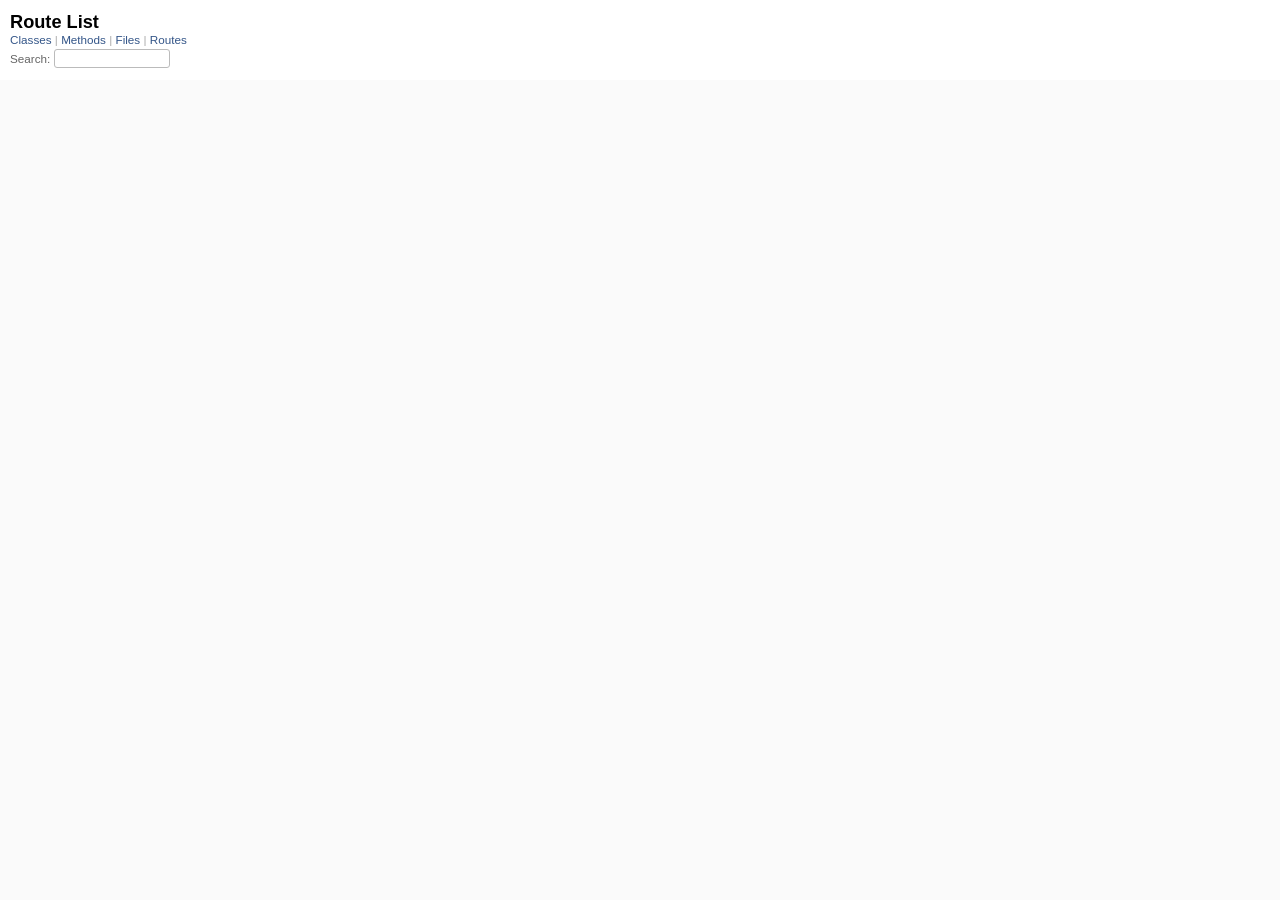
<file: doc/route_list.html>
<!DOCTYPE html>
<html >
  <head>
    <meta name="viewport" content="width=device-width, initial-scale=1.0">
    <meta charset="utf-8">
    
      <link rel="stylesheet" href="css/full_list.css" type="text/css" media="screen">
    
      <link rel="stylesheet" href="css/common.css" type="text/css" media="screen">
    

    
      <script type="text/javascript" charset="utf-8" src="js/jquery.js"></script>
    
      <script type="text/javascript" charset="utf-8" src="js/full_list.js"></script>
    

    <title>Route List</title>
    <base id="base_target" target="_parent">
  </head>
  <body>
    <div id="content">
      <div class="fixed_header">
        <h1 id="full_list_header">Route List</h1>
        <div id="full_list_nav">
          
            <span><a target="_self" href="class_list.html">
              Classes
            </a></span>
          
            <span><a target="_self" href="method_list.html">
              Methods
            </a></span>
          
            <span><a target="_self" href="file_list.html">
              Files
            </a></span>
          
            <span><a target="_self" href="route_list.html">
              Routes
            </a></span>
          
        </div>

        <div id="search">
          <label for="search-class">Search:</label>
          <input id="search-class" type="text">
        </div>
      </div>

      <ul id="full_list" class="class">
        


      </ul>
    </div>
  </body>
</html>
</file>
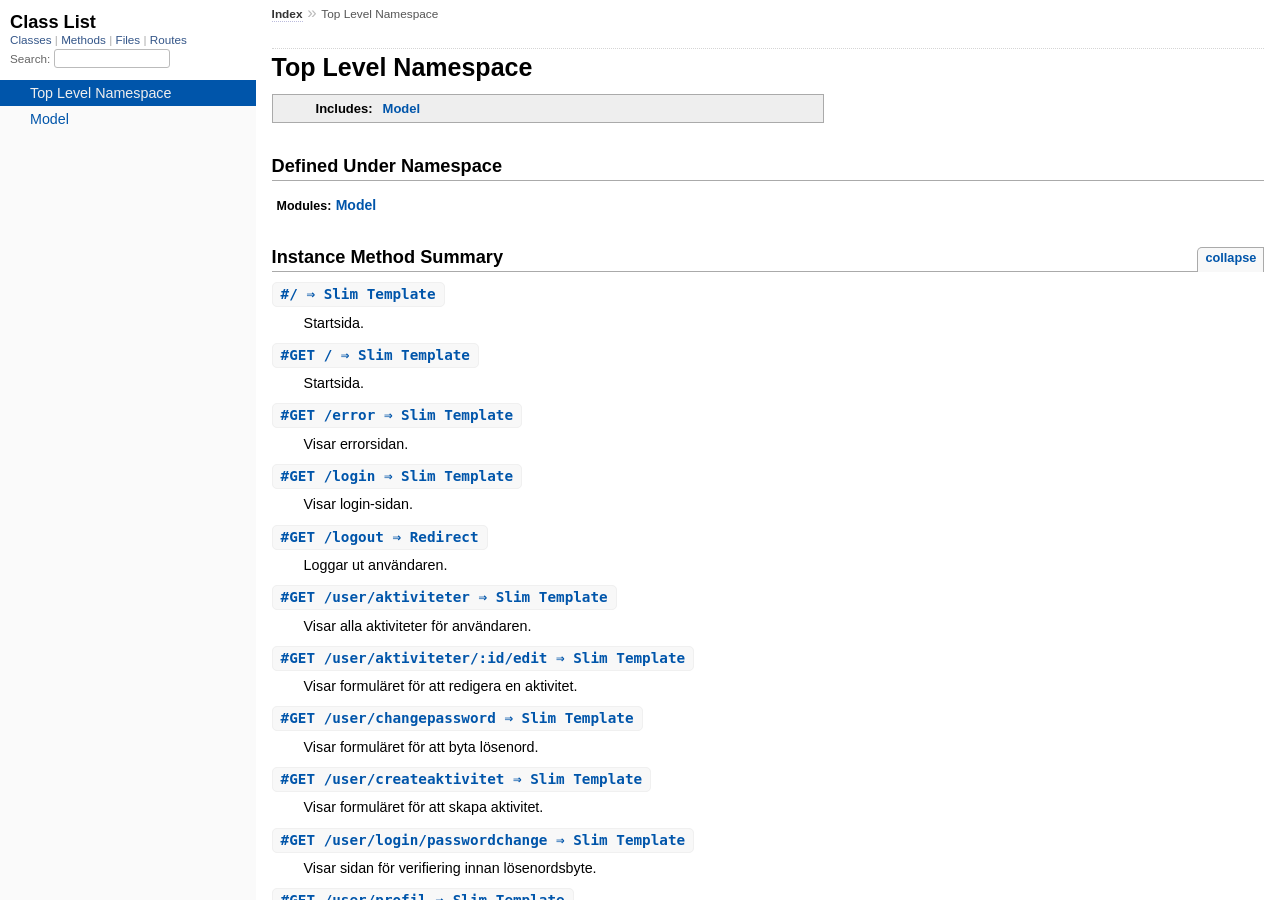
<file: doc/top-level-namespace.html>
<!DOCTYPE html>
<html>
  <head>
    <meta charset="utf-8">
<meta name="viewport" content="width=device-width, initial-scale=1.0">
<title>
  Top Level Namespace
  
    &mdash; Documentation by YARD 0.9.43
  
</title>

  <link rel="stylesheet" href="css/style.css" type="text/css">

  <link rel="stylesheet" href="css/common.css" type="text/css">

<script type="text/javascript">
  pathId = "";
  relpath = '';
</script>


  <script type="text/javascript" charset="utf-8" src="js/jquery.js"></script>

  <script type="text/javascript" charset="utf-8" src="js/app.js"></script>

  <script type="text/javascript" charset="utf-8" src="js/custom.js"></script>


  </head>
  <body>
    <div id="main_progress" aria-hidden="true"></div>

    <div class="nav_wrap">
      <iframe id="nav" src="class_list.html?1"></iframe>
      <div id="resizer"></div>
    </div>

    <div id="main" tabindex="-1">
      <div id="header">
        <div id="menu">
  
    <a href="_index.html">Index</a> &raquo;
    
    
    <span class="title">Top Level Namespace</span>
  
</div>

        <div id="search">
  
    <a class="full_list_link" id="class_list_link"
        href="class_list.html">

        <svg width="24" height="24">
          <rect x="0" y="4" width="24" height="4" rx="1" ry="1"></rect>
          <rect x="0" y="12" width="24" height="4" rx="1" ry="1"></rect>
          <rect x="0" y="20" width="24" height="4" rx="1" ry="1"></rect>
        </svg>
    </a>
  
</div>
        <div class="clear"></div>
      </div>

      <div id="content"><h1>Top Level Namespace
  
  
  
</h1>
<div class="box_info">
  

  
  
  
  
  <dl>
      <dt>Includes:</dt>
      <dd><span class='object_link'><a href="Model.html" title="Model (module)">Model</a></span></dd>
  </dl>
  
  

  

  
</div>

<h2>Defined Under Namespace</h2>
<p class="children">
  
    
      <strong class="modules">Modules:</strong> <span class='object_link'><a href="Model.html" title="Model (module)">Model</a></span>
    
  
    
  
</p>







  
    <h2>
      Instance Method Summary
      <small><a href="#" class="summary_toggle">collapse</a></small>
    </h2>

    <ul class="summary">
      
        <li class="public ">
  <span class="summary_signature">
    
      <a href="top-level-namespace.html#%2F-instance_method" title="#/ (instance method)">#<strong>/</strong>  &#x21d2; Slim Template </a>
    

    
  </span>
  
  
  
  
  
  
  

  
    <span class="summary_desc"><div class='inline'><p>Startsida.</p></div></span>
  
</li>

      
        <li class="public ">
  <span class="summary_signature">
    
      <a href="top-level-namespace.html#GET__-instance_method" title="#GET / (instance method)">#<strong>GET /</strong>  &#x21d2; Slim Template </a>
    

    
  </span>
  
  
  
  
  
  
  

  
    <span class="summary_desc"><div class='inline'><p>Startsida.</p></div></span>
  
</li>

      
        <li class="public ">
  <span class="summary_signature">
    
      <a href="top-level-namespace.html#GET__error-instance_method" title="#GET /error (instance method)">#<strong>GET /error</strong>  &#x21d2; Slim Template </a>
    

    
  </span>
  
  
  
  
  
  
  

  
    <span class="summary_desc"><div class='inline'><p>Visar errorsidan.</p></div></span>
  
</li>

      
        <li class="public ">
  <span class="summary_signature">
    
      <a href="top-level-namespace.html#GET__login-instance_method" title="#GET /login (instance method)">#<strong>GET /login</strong>  &#x21d2; Slim Template </a>
    

    
  </span>
  
  
  
  
  
  
  

  
    <span class="summary_desc"><div class='inline'><p>Visar login-sidan.</p></div></span>
  
</li>

      
        <li class="public ">
  <span class="summary_signature">
    
      <a href="top-level-namespace.html#GET__logout-instance_method" title="#GET /logout (instance method)">#<strong>GET /logout</strong>  &#x21d2; Redirect </a>
    

    
  </span>
  
  
  
  
  
  
  

  
    <span class="summary_desc"><div class='inline'><p>Loggar ut användaren.</p></div></span>
  
</li>

      
        <li class="public ">
  <span class="summary_signature">
    
      <a href="top-level-namespace.html#GET__user_aktiviteter-instance_method" title="#GET /user/aktiviteter (instance method)">#<strong>GET /user/aktiviteter</strong>  &#x21d2; Slim Template </a>
    

    
  </span>
  
  
  
  
  
  
  

  
    <span class="summary_desc"><div class='inline'><p>Visar alla aktiviteter för användaren.</p></div></span>
  
</li>

      
        <li class="public ">
  <span class="summary_signature">
    
      <a href="top-level-namespace.html#GET__user_aktiviteter__id_edit-instance_method" title="#GET /user/aktiviteter/:id/edit (instance method)">#<strong>GET /user/aktiviteter/:id/edit</strong>  &#x21d2; Slim Template </a>
    

    
  </span>
  
  
  
  
  
  
  

  
    <span class="summary_desc"><div class='inline'><p>Visar formuläret för att redigera en aktivitet.</p></div></span>
  
</li>

      
        <li class="public ">
  <span class="summary_signature">
    
      <a href="top-level-namespace.html#GET__user_changepassword-instance_method" title="#GET /user/changepassword (instance method)">#<strong>GET /user/changepassword</strong>  &#x21d2; Slim Template </a>
    

    
  </span>
  
  
  
  
  
  
  

  
    <span class="summary_desc"><div class='inline'><p>Visar formuläret för att byta lösenord.</p></div></span>
  
</li>

      
        <li class="public ">
  <span class="summary_signature">
    
      <a href="top-level-namespace.html#GET__user_createaktivitet-instance_method" title="#GET /user/createaktivitet (instance method)">#<strong>GET /user/createaktivitet</strong>  &#x21d2; Slim Template </a>
    

    
  </span>
  
  
  
  
  
  
  

  
    <span class="summary_desc"><div class='inline'><p>Visar formuläret för att skapa aktivitet.</p></div></span>
  
</li>

      
        <li class="public ">
  <span class="summary_signature">
    
      <a href="top-level-namespace.html#GET__user_login_passwordchange-instance_method" title="#GET /user/login/passwordchange (instance method)">#<strong>GET /user/login/passwordchange</strong>  &#x21d2; Slim Template </a>
    

    
  </span>
  
  
  
  
  
  
  

  
    <span class="summary_desc"><div class='inline'><p>Visar sidan för verifiering innan lösenordsbyte.</p></div></span>
  
</li>

      
        <li class="public ">
  <span class="summary_signature">
    
      <a href="top-level-namespace.html#GET__user_profil-instance_method" title="#GET /user/profil (instance method)">#<strong>GET /user/profil</strong>  &#x21d2; Slim Template </a>
    

    
  </span>
  
  
  
  
  
  
  

  
    <span class="summary_desc"><div class='inline'><p>Visar användarens profil.</p></div></span>
  
</li>

      
        <li class="public ">
  <span class="summary_signature">
    
      <a href="top-level-namespace.html#POST__login-instance_method" title="#POST /login (instance method)">#<strong>POST /login</strong>  &#x21d2; Redirect </a>
    

    
  </span>
  
  
  
  
  
  
  

  
    <span class="summary_desc"><div class='inline'><p>Hanterar inloggning.</p></div></span>
  
</li>

      
        <li class="public ">
  <span class="summary_signature">
    
      <a href="top-level-namespace.html#POST__user_aktiviteter__id_changen_rvaro-instance_method" title="#POST /user/aktiviteter/:id/changenärvaro (instance method)">#<strong>POST /user/aktiviteter/:id/changenärvaro</strong>  &#x21d2; Redirect </a>
    

    
  </span>
  
  
  
  
  
  
  

  
    <span class="summary_desc"><div class='inline'><p>Uppdaterar användarens närvarostatus för en aktivitet.</p></div></span>
  
</li>

      
        <li class="public ">
  <span class="summary_signature">
    
      <a href="top-level-namespace.html#POST__user_aktiviteter__id_delete-instance_method" title="#POST /user/aktiviteter/:id/delete (instance method)">#<strong>POST /user/aktiviteter/:id/delete</strong>  &#x21d2; Redirect </a>
    

    
  </span>
  
  
  
  
  
  
  

  
    <span class="summary_desc"><div class='inline'><p>Tar bort en aktivitet.</p></div></span>
  
</li>

      
        <li class="public ">
  <span class="summary_signature">
    
      <a href="top-level-namespace.html#POST__user_aktiviteter__id_update-instance_method" title="#POST /user/aktiviteter/:id/update (instance method)">#<strong>POST /user/aktiviteter/:id/update</strong>  &#x21d2; Redirect </a>
    

    
  </span>
  
  
  
  
  
  
  

  
    <span class="summary_desc"><div class='inline'><p>Uppdaterar en aktivitet.</p></div></span>
  
</li>

      
        <li class="public ">
  <span class="summary_signature">
    
      <a href="top-level-namespace.html#POST__user_changepassword-instance_method" title="#POST /user/changepassword (instance method)">#<strong>POST /user/changepassword</strong>  &#x21d2; Redirect </a>
    

    
  </span>
  
  
  
  
  
  
  

  
    <span class="summary_desc"><div class='inline'><p>Byter användarens lösenord.</p></div></span>
  
</li>

      
        <li class="public ">
  <span class="summary_signature">
    
      <a href="top-level-namespace.html#POST__user_createaktivitet-instance_method" title="#POST /user/createaktivitet (instance method)">#<strong>POST /user/createaktivitet</strong>  &#x21d2; Redirect </a>
    

    
  </span>
  
  
  
  
  
  
  

  
    <span class="summary_desc"><div class='inline'><p>Skapar en ny aktivitet.</p></div></span>
  
</li>

      
        <li class="public ">
  <span class="summary_signature">
    
      <a href="top-level-namespace.html#POST__user_login_passwordchange-instance_method" title="#POST /user/login/passwordchange (instance method)">#<strong>POST /user/login/passwordchange</strong>  &#x21d2; Redirect </a>
    

    
  </span>
  
  
  
  
  
  
  

  
    <span class="summary_desc"><div class='inline'><p>Verifierar användaren innan lösenordsbyte.</p></div></span>
  
</li>

      
        <li class="public ">
  <span class="summary_signature">
    
      <a href="top-level-namespace.html#POST__userskapa-instance_method" title="#POST /userskapa (instance method)">#<strong>POST /userskapa</strong>  &#x21d2; Redirect </a>
    

    
  </span>
  
  
  
  
  
  
  

  
    <span class="summary_desc"><div class='inline'><p>Skapar en ny användare.</p></div></span>
  
</li>

      
    </ul>
    
  


  
  
  
  
  
  
  
  
  
  <h3 class="inherited">Methods included from <span class='object_link'><a href="Model.html" title="Model (module)">Model</a></span></h3>
  <p class="inherited"><span class='object_link'><a href="Model.html#aktiviteter_info-instance_method" title="Model#aktiviteter_info (method)">#aktiviteter_info</a></span>, <span class='object_link'><a href="Model.html#authenticate_user-instance_method" title="Model#authenticate_user (method)">#authenticate_user</a></span>, <span class='object_link'><a href="Model.html#change_attendence-instance_method" title="Model#change_attendence (method)">#change_attendence</a></span>, <span class='object_link'><a href="Model.html#change_password-instance_method" title="Model#change_password (method)">#change_password</a></span>, <span class='object_link'><a href="Model.html#create_activity-instance_method" title="Model#create_activity (method)">#create_activity</a></span>, <span class='object_link'><a href="Model.html#create_user-instance_method" title="Model#create_user (method)">#create_user</a></span>, <span class='object_link'><a href="Model.html#delete_activity_by_id-instance_method" title="Model#delete_activity_by_id (method)">#delete_activity_by_id</a></span>, <span class='object_link'><a href="Model.html#get_abscents_names_by_id-instance_method" title="Model#get_abscents_names_by_id (method)">#get_abscents_names_by_id</a></span>, <span class='object_link'><a href="Model.html#get_active_info_by_name-instance_method" title="Model#get_active_info_by_name (method)">#get_active_info_by_name</a></span>, <span class='object_link'><a href="Model.html#get_activity_info_by_id-instance_method" title="Model#get_activity_info_by_id (method)">#get_activity_info_by_id</a></span>, <span class='object_link'><a href="Model.html#get_actvity_ids-instance_method" title="Model#get_actvity_ids (method)">#get_actvity_ids</a></span>, <span class='object_link'><a href="Model.html#get_called_names_by_id-instance_method" title="Model#get_called_names_by_id (method)">#get_called_names_by_id</a></span>, <span class='object_link'><a href="Model.html#get_coming_names_by_id-instance_method" title="Model#get_coming_names_by_id (method)">#get_coming_names_by_id</a></span>, <span class='object_link'><a href="Model.html#get_ids_from_actives-instance_method" title="Model#get_ids_from_actives (method)">#get_ids_from_actives</a></span>, <span class='object_link'><a href="Model.html#get_user_info_by_id-instance_method" title="Model#get_user_info_by_id (method)">#get_user_info_by_id</a></span>, <span class='object_link'><a href="Model.html#update_activity_by_id-instance_method" title="Model#update_activity_by_id (method)">#update_activity_by_id</a></span>, <span class='object_link'><a href="Model.html#update_relation-instance_method" title="Model#update_relation (method)">#update_relation</a></span></p>


  <div id="instance_method_details" class="method_details_list">
    <h2>Instance Method Details</h2>

    
      <div class="method_details first">
  <h3 class="signature first" id="/-instance_method">
  
    #<strong>/</strong>  &#x21d2; <tt>Slim Template</tt> 
  

  

  
</h3><div class="docstring">
  <div class="discussion">
    <p>Startsida.</p>

  </div>
</div>
<div class="tags">
  
<p class="tag_title">Returns:</p>
<ul class="return">
  
    <li>
      
      
        <span class='type'>(<tt>Slim Template</tt>)</span>
      
      
      
        &mdash;
        <div class='inline'><p>Renderar startsidan.</p></div>
      
    </li>
  
</ul>



</div><table class="source_code">
  <tr>
    <td>
      <pre class="lines">


49
50
51
52</pre>
    </td>
    <td>
      <pre class="code"><span class="info file"># File 'app.rb', line 49</span>

<span class='id identifier rubyid_get'>get</span><span class='lparen'>(</span><span class='tstring'><span class='tstring_beg'>&#39;</span><span class='tstring_content'>/</span><span class='tstring_end'>&#39;</span></span><span class='rparen'>)</span> <span class='kw'>do</span>
  <span class='ivar'>@loginfail</span> <span class='op'>=</span> <span class='kw'>false</span>
  <span class='id identifier rubyid_slim'>slim</span><span class='lparen'>(</span><span class='symbol'>:home</span><span class='rparen'>)</span>
<span class='kw'>end</span></pre>
    </td>
  </tr>
</table>
</div>
    
      <div class="method_details ">
  <h3 class="signature " id="GET__-instance_method">
  
    #<strong>GET /</strong>  &#x21d2; <tt>Slim Template</tt> 
  

  

  
</h3><div class="docstring">
  <div class="discussion">
    <p>Startsida.</p>

  </div>
</div>
<div class="tags">
  
<p class="tag_title">Returns:</p>
<ul class="return">
  
    <li>
      
      
        <span class='type'>(<tt>Slim Template</tt>)</span>
      
      
      
        &mdash;
        <div class='inline'><p>Renderar startsidan.</p></div>
      
    </li>
  
</ul>



</div><table class="source_code">
  <tr>
    <td>
      <pre class="lines">


49
50
51
52</pre>
    </td>
    <td>
      <pre class="code"><span class="info file"># File 'app.rb', line 49</span>

<span class='id identifier rubyid_get'>get</span><span class='lparen'>(</span><span class='tstring'><span class='tstring_beg'>&#39;</span><span class='tstring_content'>/</span><span class='tstring_end'>&#39;</span></span><span class='rparen'>)</span> <span class='kw'>do</span>
  <span class='ivar'>@loginfail</span> <span class='op'>=</span> <span class='kw'>false</span>
  <span class='id identifier rubyid_slim'>slim</span><span class='lparen'>(</span><span class='symbol'>:home</span><span class='rparen'>)</span>
<span class='kw'>end</span></pre>
    </td>
  </tr>
</table>
</div>
    
      <div class="method_details ">
  <h3 class="signature " id="GET__error-instance_method">
  
    #<strong>GET /error</strong>  &#x21d2; <tt>Slim Template</tt> 
  

  

  
</h3><div class="docstring">
  <div class="discussion">
    <p>Visar errorsidan.</p>

  </div>
</div>
<div class="tags">
  
<p class="tag_title">Returns:</p>
<ul class="return">
  
    <li>
      
      
        <span class='type'>(<tt>Slim Template</tt>)</span>
      
      
      
        &mdash;
        <div class='inline'><p>Renderar error-sidan.</p></div>
      
    </li>
  
</ul>



</div><table class="source_code">
  <tr>
    <td>
      <pre class="lines">


217
218
219
220
221
222</pre>
    </td>
    <td>
      <pre class="code"><span class="info file"># File 'app.rb', line 217</span>

<span class='id identifier rubyid_get'>get</span><span class='lparen'>(</span><span class='tstring'><span class='tstring_beg'>&#39;</span><span class='tstring_content'>/error</span><span class='tstring_end'>&#39;</span></span><span class='rparen'>)</span> <span class='kw'>do</span>
  <span class='ivar'>@error</span> <span class='op'>=</span> <span class='id identifier rubyid_session'>session</span><span class='lbracket'>[</span><span class='symbol'>:error</span><span class='rbracket'>]</span>
  <span class='id identifier rubyid_session'>session</span><span class='lbracket'>[</span><span class='symbol'>:error</span><span class='rbracket'>]</span> <span class='op'>=</span> <span class='tstring'><span class='tstring_beg'>&#39;</span><span class='tstring_content'>nil</span><span class='tstring_end'>&#39;</span></span>
  <span class='id identifier rubyid_p'>p</span> <span class='ivar'>@error</span>
  <span class='id identifier rubyid_slim'>slim</span><span class='lparen'>(</span><span class='symbol'>:error</span><span class='rparen'>)</span>
<span class='kw'>end</span></pre>
    </td>
  </tr>
</table>
</div>
    
      <div class="method_details ">
  <h3 class="signature " id="GET__login-instance_method">
  
    #<strong>GET /login</strong>  &#x21d2; <tt>Slim Template</tt> 
  

  

  
</h3><div class="docstring">
  <div class="discussion">
    <p>Visar login-sidan.</p>

  </div>
</div>
<div class="tags">
  
<p class="tag_title">Returns:</p>
<ul class="return">
  
    <li>
      
      
        <span class='type'>(<tt>Slim Template</tt>)</span>
      
      
      
        &mdash;
        <div class='inline'><p>Renderar login-formuläret.</p></div>
      
    </li>
  
</ul>



</div><table class="source_code">
  <tr>
    <td>
      <pre class="lines">


57
58
59
60
61</pre>
    </td>
    <td>
      <pre class="code"><span class="info file"># File 'app.rb', line 57</span>

<span class='id identifier rubyid_get'>get</span><span class='lparen'>(</span><span class='tstring'><span class='tstring_beg'>&#39;</span><span class='tstring_content'>/login</span><span class='tstring_end'>&#39;</span></span><span class='rparen'>)</span> <span class='kw'>do</span>
  <span class='ivar'>@loginfail</span> <span class='op'>=</span> <span class='id identifier rubyid_session'>session</span><span class='lbracket'>[</span><span class='symbol'>:loginfail</span><span class='rbracket'>]</span>
  <span class='id identifier rubyid_session'>session</span><span class='lbracket'>[</span><span class='symbol'>:loginfail</span><span class='rbracket'>]</span> <span class='op'>=</span> <span class='kw'>nil</span>
  <span class='id identifier rubyid_slim'>slim</span><span class='lparen'>(</span><span class='symbol'>:login</span><span class='rparen'>)</span>
<span class='kw'>end</span></pre>
    </td>
  </tr>
</table>
</div>
    
      <div class="method_details ">
  <h3 class="signature " id="GET__logout-instance_method">
  
    #<strong>GET /logout</strong>  &#x21d2; <tt>Redirect</tt> 
  

  

  
</h3><div class="docstring">
  <div class="discussion">
    <p>Loggar ut användaren.</p>
<p>Tömmer sessionen och skickar tillbaka till startsidan.</p>

  </div>
</div>
<div class="tags">
  
<p class="tag_title">Returns:</p>
<ul class="return">
  
    <li>
      
      
        <span class='type'>(<tt>Redirect</tt>)</span>
      
      
      
    </li>
  
</ul>



</div><table class="source_code">
  <tr>
    <td>
      <pre class="lines">


209
210
211
212</pre>
    </td>
    <td>
      <pre class="code"><span class="info file"># File 'app.rb', line 209</span>

<span class='id identifier rubyid_get'>get</span><span class='lparen'>(</span><span class='tstring'><span class='tstring_beg'>&#39;</span><span class='tstring_content'>/logout</span><span class='tstring_end'>&#39;</span></span><span class='rparen'>)</span> <span class='kw'>do</span>
  <span class='id identifier rubyid_session'>session</span><span class='period'>.</span><span class='id identifier rubyid_clear'>clear</span>
  <span class='id identifier rubyid_redirect'>redirect</span><span class='lparen'>(</span><span class='tstring'><span class='tstring_beg'>&#39;</span><span class='tstring_content'>/</span><span class='tstring_end'>&#39;</span></span><span class='rparen'>)</span>
<span class='kw'>end</span></pre>
    </td>
  </tr>
</table>
</div>
    
      <div class="method_details ">
  <h3 class="signature " id="GET__user_aktiviteter-instance_method">
  
    #<strong>GET /user/aktiviteter</strong>  &#x21d2; <tt>Slim Template</tt> 
  

  

  
</h3><div class="docstring">
  <div class="discussion">
    <p>Visar alla aktiviteter för användaren.</p>
<p>Hämtar även vilka som är kallade, frånvarande och kommer.</p>

  </div>
</div>
<div class="tags">
  
<p class="tag_title">Returns:</p>
<ul class="return">
  
    <li>
      
      
        <span class='type'>(<tt>Slim Template</tt>)</span>
      
      
      
        &mdash;
        <div class='inline'><p>Renderar aktivitetsvyn.</p></div>
      
    </li>
  
</ul>



</div><table class="source_code">
  <tr>
    <td>
      <pre class="lines">


92
93
94
95
96
97
98
99
100
101
102
103
104
105
106
107
108
109
110
111
112</pre>
    </td>
    <td>
      <pre class="code"><span class="info file"># File 'app.rb', line 92</span>

<span class='id identifier rubyid_get'>get</span><span class='lparen'>(</span><span class='tstring'><span class='tstring_beg'>&#39;</span><span class='tstring_content'>/user/aktiviteter</span><span class='tstring_end'>&#39;</span></span><span class='rparen'>)</span> <span class='kw'>do</span>

  <span class='ivar'>@aktiviteter</span> <span class='op'>=</span> <span class='id identifier rubyid_aktiviteter_info'><span class='object_link'><a href="Model.html#aktiviteter_info-instance_method" title="Model#aktiviteter_info (method)">aktiviteter_info</a></span></span><span class='lparen'>(</span><span class='rparen'>)</span>

  <span class='ivar'>@trainer_status</span> <span class='op'>=</span> <span class='id identifier rubyid_session'>session</span><span class='lbracket'>[</span><span class='symbol'>:user_info</span><span class='rbracket'>]</span><span class='lbracket'>[</span><span class='tstring'><span class='tstring_beg'>&#39;</span><span class='tstring_content'>trainer</span><span class='tstring_end'>&#39;</span></span><span class='rbracket'>]</span>

  <span class='ivar'>@kallade_per_aktivitet</span> <span class='op'>=</span> <span class='lbrace'>{</span><span class='rbrace'>}</span>
  <span class='ivar'>@frånvarande_per_aktivitet</span> <span class='op'>=</span> <span class='lbrace'>{</span><span class='rbrace'>}</span>
  <span class='ivar'>@kommer_per_aktivitet</span> <span class='op'>=</span> <span class='lbrace'>{</span><span class='rbrace'>}</span>

  <span class='ivar'>@aktiviteter</span><span class='period'>.</span><span class='id identifier rubyid_each'>each</span> <span class='kw'>do</span> <span class='op'>|</span><span class='id identifier rubyid_aktivitet'>aktivitet</span><span class='op'>|</span>
    <span class='id identifier rubyid_id'>id</span> <span class='op'>=</span> <span class='id identifier rubyid_aktivitet'>aktivitet</span><span class='lbracket'>[</span><span class='tstring'><span class='tstring_beg'>&quot;</span><span class='tstring_content'>id</span><span class='tstring_end'>&quot;</span></span><span class='rbracket'>]</span>

    <span class='ivar'>@kallade_per_aktivitet</span><span class='lbracket'>[</span><span class='id identifier rubyid_id'>id</span><span class='rbracket'>]</span> <span class='op'>=</span> <span class='id identifier rubyid_get_called_names_by_id'><span class='object_link'><a href="Model.html#get_called_names_by_id-instance_method" title="Model#get_called_names_by_id (method)">get_called_names_by_id</a></span></span><span class='lparen'>(</span><span class='id identifier rubyid_id'>id</span><span class='rparen'>)</span>
    <span class='ivar'>@frånvarande_per_aktivitet</span><span class='lbracket'>[</span><span class='id identifier rubyid_id'>id</span><span class='rbracket'>]</span> <span class='op'>=</span> <span class='id identifier rubyid_get_abscents_names_by_id'><span class='object_link'><a href="Model.html#get_abscents_names_by_id-instance_method" title="Model#get_abscents_names_by_id (method)">get_abscents_names_by_id</a></span></span><span class='lparen'>(</span><span class='id identifier rubyid_id'>id</span><span class='rparen'>)</span>
    <span class='ivar'>@kommer_per_aktivitet</span><span class='lbracket'>[</span><span class='id identifier rubyid_id'>id</span><span class='rbracket'>]</span> <span class='op'>=</span> <span class='id identifier rubyid_get_coming_names_by_id'><span class='object_link'><a href="Model.html#get_coming_names_by_id-instance_method" title="Model#get_coming_names_by_id (method)">get_coming_names_by_id</a></span></span><span class='lparen'>(</span><span class='id identifier rubyid_id'>id</span><span class='rparen'>)</span>
  <span class='kw'>end</span>

  <span class='id identifier rubyid_slim'>slim</span><span class='lparen'>(</span><span class='symbol'>:aktiviteter</span><span class='rparen'>)</span>

<span class='kw'>end</span></pre>
    </td>
  </tr>
</table>
</div>
    
      <div class="method_details ">
  <h3 class="signature " id="GET__user_aktiviteter__id_edit-instance_method">
  
    #<strong>GET /user/aktiviteter/:id/edit</strong>  &#x21d2; <tt>Slim Template</tt> 
  

  

  
</h3><div class="docstring">
  <div class="discussion">
    <p>Visar formuläret för att redigera en aktivitet.</p>

  </div>
</div>
<div class="tags">
  <p class="tag_title">Parameters:</p>
<ul class="param">
  
    <li>
      
        <span class='name'>id</span>
      
      
        <span class='type'>(<tt>Integer</tt>)</span>
      
      
      
        &mdash;
        <div class='inline'><p>Aktivitetens ID.</p></div>
      
    </li>
  
</ul>

<p class="tag_title">Returns:</p>
<ul class="return">
  
    <li>
      
      
        <span class='type'>(<tt>Slim Template</tt>)</span>
      
      
      
        &mdash;
        <div class='inline'><p>Renderar edit-sidan.</p></div>
      
    </li>
  
</ul>



</div><table class="source_code">
  <tr>
    <td>
      <pre class="lines">


125
126
127
128
129
130
131
132</pre>
    </td>
    <td>
      <pre class="code"><span class="info file"># File 'app.rb', line 125</span>

<span class='id identifier rubyid_get'>get</span><span class='lparen'>(</span><span class='tstring'><span class='tstring_beg'>&quot;</span><span class='tstring_content'>/user/aktiviteter/:id/edit</span><span class='tstring_end'>&quot;</span></span><span class='rparen'>)</span> <span class='kw'>do</span>

  <span class='id identifier rubyid_id'>id</span> <span class='op'>=</span> <span class='id identifier rubyid_params'>params</span><span class='lbracket'>[</span><span class='symbol'>:id</span><span class='rbracket'>]</span><span class='period'>.</span><span class='id identifier rubyid_to_i'>to_i</span>
  <span class='ivar'>@special_aktivitet</span> <span class='op'>=</span> <span class='id identifier rubyid_get_activity_info_by_id'><span class='object_link'><a href="Model.html#get_activity_info_by_id-instance_method" title="Model#get_activity_info_by_id (method)">get_activity_info_by_id</a></span></span><span class='lparen'>(</span><span class='id identifier rubyid_id'>id</span><span class='rparen'>)</span>

  <span class='id identifier rubyid_slim'>slim</span><span class='lparen'>(</span><span class='symbol'>:edit</span><span class='rparen'>)</span>

<span class='kw'>end</span></pre>
    </td>
  </tr>
</table>
</div>
    
      <div class="method_details ">
  <h3 class="signature " id="GET__user_changepassword-instance_method">
  
    #<strong>GET /user/changepassword</strong>  &#x21d2; <tt>Slim Template</tt> 
  

  

  
</h3><div class="docstring">
  <div class="discussion">
    <p>Visar formuläret för att byta lösenord.</p>

  </div>
</div>
<div class="tags">
  
<p class="tag_title">Returns:</p>
<ul class="return">
  
    <li>
      
      
        <span class='type'>(<tt>Slim Template</tt>)</span>
      
      
      
        &mdash;
        <div class='inline'><p>Renderar changepassword-sidan.</p></div>
      
    </li>
  
</ul>



</div><table class="source_code">
  <tr>
    <td>
      <pre class="lines">


178
179
180
181
182</pre>
    </td>
    <td>
      <pre class="code"><span class="info file"># File 'app.rb', line 178</span>

<span class='id identifier rubyid_get'>get</span><span class='lparen'>(</span><span class='tstring'><span class='tstring_beg'>&#39;</span><span class='tstring_content'>/user/changepassword</span><span class='tstring_end'>&#39;</span></span><span class='rparen'>)</span> <span class='kw'>do</span>
  <span class='ivar'>@confirmfail</span> <span class='op'>=</span> <span class='id identifier rubyid_session'>session</span><span class='lbracket'>[</span><span class='symbol'>:confirmnotsame</span><span class='rbracket'>]</span>
  <span class='id identifier rubyid_session'>session</span><span class='lbracket'>[</span><span class='symbol'>:confirmnotsame</span><span class='rbracket'>]</span> <span class='op'>=</span> <span class='kw'>nil</span>
  <span class='id identifier rubyid_slim'>slim</span><span class='lparen'>(</span><span class='symbol'>:changepassword</span><span class='rparen'>)</span>
<span class='kw'>end</span></pre>
    </td>
  </tr>
</table>
</div>
    
      <div class="method_details ">
  <h3 class="signature " id="GET__user_createaktivitet-instance_method">
  
    #<strong>GET /user/createaktivitet</strong>  &#x21d2; <tt>Slim Template</tt> 
  

  

  
</h3><div class="docstring">
  <div class="discussion">
    <p>Visar formuläret för att skapa aktivitet.</p>

  </div>
</div>
<div class="tags">
  
<p class="tag_title">Returns:</p>
<ul class="return">
  
    <li>
      
      
        <span class='type'>(<tt>Slim Template</tt>)</span>
      
      
      
        &mdash;
        <div class='inline'><p>Renderar skapa-sidan.</p></div>
      
    </li>
  
</ul>



</div><table class="source_code">
  <tr>
    <td>
      <pre class="lines">


117
118
119</pre>
    </td>
    <td>
      <pre class="code"><span class="info file"># File 'app.rb', line 117</span>

<span class='id identifier rubyid_get'>get</span><span class='lparen'>(</span><span class='tstring'><span class='tstring_beg'>&#39;</span><span class='tstring_content'>/user/createaktivitet</span><span class='tstring_end'>&#39;</span></span><span class='rparen'>)</span> <span class='kw'>do</span>
  <span class='id identifier rubyid_slim'>slim</span><span class='lparen'>(</span><span class='symbol'>:skapa</span><span class='rparen'>)</span>
<span class='kw'>end</span></pre>
    </td>
  </tr>
</table>
</div>
    
      <div class="method_details ">
  <h3 class="signature " id="GET__user_login_passwordchange-instance_method">
  
    #<strong>GET /user/login/passwordchange</strong>  &#x21d2; <tt>Slim Template</tt> 
  

  

  
</h3><div class="docstring">
  <div class="discussion">
    <p>Visar sidan för verifiering innan lösenordsbyte.</p>

  </div>
</div>
<div class="tags">
  
<p class="tag_title">Returns:</p>
<ul class="return">
  
    <li>
      
      
        <span class='type'>(<tt>Slim Template</tt>)</span>
      
      
      
        &mdash;
        <div class='inline'><p>Renderar passwordchange-sidan.</p></div>
      
    </li>
  
</ul>



</div><table class="source_code">
  <tr>
    <td>
      <pre class="lines">


149
150
151
152
153</pre>
    </td>
    <td>
      <pre class="code"><span class="info file"># File 'app.rb', line 149</span>

<span class='id identifier rubyid_get'>get</span><span class='lparen'>(</span><span class='tstring'><span class='tstring_beg'>&#39;</span><span class='tstring_content'>/user/login/passwordchange</span><span class='tstring_end'>&#39;</span></span><span class='rparen'>)</span> <span class='kw'>do</span>
  <span class='ivar'>@loginfail</span> <span class='op'>=</span> <span class='id identifier rubyid_session'>session</span><span class='lbracket'>[</span><span class='symbol'>:loginfail</span><span class='rbracket'>]</span>
  <span class='id identifier rubyid_session'>session</span><span class='lbracket'>[</span><span class='symbol'>:loginfail</span><span class='rbracket'>]</span> <span class='op'>=</span> <span class='kw'>nil</span>
  <span class='id identifier rubyid_slim'>slim</span><span class='lparen'>(</span><span class='symbol'>:passwordchange</span><span class='rparen'>)</span>
<span class='kw'>end</span></pre>
    </td>
  </tr>
</table>
</div>
    
      <div class="method_details ">
  <h3 class="signature " id="GET__user_profil-instance_method">
  
    #<strong>GET /user/profil</strong>  &#x21d2; <tt>Slim Template</tt> 
  

  

  
</h3><div class="docstring">
  <div class="discussion">
    <p>Visar användarens profil.</p>

  </div>
</div>
<div class="tags">
  
<p class="tag_title">Returns:</p>
<ul class="return">
  
    <li>
      
      
        <span class='type'>(<tt>Slim Template</tt>)</span>
      
      
      
        &mdash;
        <div class='inline'><p>Renderar profilsidan.</p></div>
      
    </li>
  
</ul>



</div><table class="source_code">
  <tr>
    <td>
      <pre class="lines">


137
138
139
140
141
142
143</pre>
    </td>
    <td>
      <pre class="code"><span class="info file"># File 'app.rb', line 137</span>

<span class='id identifier rubyid_get'>get</span><span class='lparen'>(</span><span class='tstring'><span class='tstring_beg'>&#39;</span><span class='tstring_content'>/user/profil</span><span class='tstring_end'>&#39;</span></span><span class='rparen'>)</span> <span class='kw'>do</span>
  <span class='id identifier rubyid_username'>username</span> <span class='op'>=</span> <span class='id identifier rubyid_session'>session</span><span class='lbracket'>[</span><span class='symbol'>:username</span><span class='rbracket'>]</span><span class='lbracket'>[</span><span class='tstring'><span class='tstring_beg'>&#39;</span><span class='tstring_content'>name</span><span class='tstring_end'>&#39;</span></span><span class='rbracket'>]</span>
  <span class='ivar'>@user_info</span> <span class='op'>=</span> <span class='id identifier rubyid_get_active_info_by_name'><span class='object_link'><a href="Model.html#get_active_info_by_name-instance_method" title="Model#get_active_info_by_name (method)">get_active_info_by_name</a></span></span><span class='lparen'>(</span><span class='id identifier rubyid_username'>username</span><span class='rparen'>)</span>

  <span class='id identifier rubyid_slim'>slim</span><span class='lparen'>(</span><span class='symbol'>:profil</span><span class='rparen'>)</span>

<span class='kw'>end</span></pre>
    </td>
  </tr>
</table>
</div>
    
      <div class="method_details ">
  <h3 class="signature " id="POST__login-instance_method">
  
    #<strong>POST /login</strong>  &#x21d2; <tt>Redirect</tt> 
  

  

  
</h3><div class="docstring">
  <div class="discussion">
    <p>Hanterar inloggning.</p>
<p>Kontrollerar användarnamn och lösenord.
Vid lyckad inloggning sparas användar-ID i sessionen.</p>

  </div>
</div>
<div class="tags">
  
<p class="tag_title">Returns:</p>
<ul class="return">
  
    <li>
      
      
        <span class='type'>(<tt>Redirect</tt>)</span>
      
      
      
        &mdash;
        <div class='inline'><p>Redirectar till aktiviteter eller tillbaka till login.</p></div>
      
    </li>
  
</ul>



</div><table class="source_code">
  <tr>
    <td>
      <pre class="lines">


69
70
71
72
73
74
75
76
77
78
79
80
81
82
83
84
85</pre>
    </td>
    <td>
      <pre class="code"><span class="info file"># File 'app.rb', line 69</span>

<span class='id identifier rubyid_post'>post</span><span class='lparen'>(</span><span class='tstring'><span class='tstring_beg'>&#39;</span><span class='tstring_content'>/login</span><span class='tstring_end'>&#39;</span></span><span class='rparen'>)</span> <span class='kw'>do</span>
  <span class='id identifier rubyid_username'>username</span> <span class='op'>=</span> <span class='id identifier rubyid_params'>params</span><span class='lbracket'>[</span><span class='symbol'>:username</span><span class='rbracket'>]</span>
  <span class='id identifier rubyid_password'>password</span> <span class='op'>=</span> <span class='id identifier rubyid_params'>params</span><span class='lbracket'>[</span><span class='symbol'>:password</span><span class='rbracket'>]</span>

  <span class='id identifier rubyid_user'>user</span> <span class='op'>=</span> <span class='id identifier rubyid_authenticate_user'><span class='object_link'><a href="Model.html#authenticate_user-instance_method" title="Model#authenticate_user (method)">authenticate_user</a></span></span><span class='lparen'>(</span><span class='id identifier rubyid_username'>username</span><span class='comma'>,</span> <span class='id identifier rubyid_password'>password</span><span class='rparen'>)</span>

  <span class='kw'>if</span> <span class='id identifier rubyid_user'>user</span>
    <span class='id identifier rubyid_p'>p</span> <span class='tstring'><span class='tstring_beg'>&quot;</span><span class='tstring_content'>Inloggad!</span><span class='tstring_end'>&quot;</span></span>
    <span class='id identifier rubyid_session'>session</span><span class='lbracket'>[</span><span class='symbol'>:loginfail</span><span class='rbracket'>]</span> <span class='op'>=</span> <span class='kw'>false</span>
    <span class='id identifier rubyid_session'>session</span><span class='lbracket'>[</span><span class='symbol'>:user_id</span><span class='rbracket'>]</span> <span class='op'>=</span> <span class='id identifier rubyid_user'>user</span><span class='lbracket'>[</span><span class='tstring'><span class='tstring_beg'>&quot;</span><span class='tstring_content'>id</span><span class='tstring_end'>&quot;</span></span><span class='rbracket'>]</span>
    <span class='id identifier rubyid_redirect'>redirect</span><span class='lparen'>(</span><span class='tstring'><span class='tstring_beg'>&#39;</span><span class='tstring_content'>/user/aktiviteter</span><span class='tstring_end'>&#39;</span></span><span class='rparen'>)</span>
  <span class='kw'>else</span>
    <span class='id identifier rubyid_p'>p</span> <span class='tstring'><span class='tstring_beg'>&quot;</span><span class='tstring_content'>Wrong username or password</span><span class='tstring_end'>&quot;</span></span>
    <span class='id identifier rubyid_session'>session</span><span class='lbracket'>[</span><span class='symbol'>:loginfail</span><span class='rbracket'>]</span> <span class='op'>=</span> <span class='kw'>true</span>
    <span class='id identifier rubyid_redirect'>redirect</span><span class='lparen'>(</span><span class='tstring'><span class='tstring_beg'>&#39;</span><span class='tstring_content'>/login</span><span class='tstring_end'>&#39;</span></span><span class='rparen'>)</span>
  <span class='kw'>end</span>
<span class='kw'>end</span></pre>
    </td>
  </tr>
</table>
</div>
    
      <div class="method_details ">
  <h3 class="signature " id="POST__user_aktiviteter__id_changen_rvaro-instance_method">
  
    #<strong>POST /user/aktiviteter/:id/changenärvaro</strong>  &#x21d2; <tt>Redirect</tt> 
  

  

  
</h3><div class="docstring">
  <div class="discussion">
    <p>Uppdaterar användarens närvarostatus för en aktivitet.</p>

  </div>
</div>
<div class="tags">
  <p class="tag_title">Parameters:</p>
<ul class="param">
  
    <li>
      
        <span class='name'>id</span>
      
      
        <span class='type'>(<tt>Integer</tt>)</span>
      
      
      
        &mdash;
        <div class='inline'><p>Aktivitetens ID.</p></div>
      
    </li>
  
</ul>

<p class="tag_title">Returns:</p>
<ul class="return">
  
    <li>
      
      
        <span class='type'>(<tt>Redirect</tt>)</span>
      
      
      
        &mdash;
        <div class='inline'><p>Redirectar tillbaka till aktiviteter.</p></div>
      
    </li>
  
</ul>



</div><table class="source_code">
  <tr>
    <td>
      <pre class="lines">


314
315
316
317
318
319
320
321
322
323
324
325</pre>
    </td>
    <td>
      <pre class="code"><span class="info file"># File 'app.rb', line 314</span>

<span class='id identifier rubyid_post'>post</span><span class='lparen'>(</span><span class='tstring'><span class='tstring_beg'>&quot;</span><span class='tstring_content'>/user/aktiviteter/:id/changenärvaro</span><span class='tstring_end'>&quot;</span></span><span class='rparen'>)</span> <span class='kw'>do</span>

  <span class='id identifier rubyid_id'>id</span> <span class='op'>=</span> <span class='id identifier rubyid_params'>params</span><span class='lbracket'>[</span><span class='symbol'>:id</span><span class='rbracket'>]</span><span class='period'>.</span><span class='id identifier rubyid_to_i'>to_i</span>
  <span class='id identifier rubyid_status'>status</span> <span class='op'>=</span> <span class='id identifier rubyid_params'>params</span><span class='lbracket'>[</span><span class='symbol'>:status</span><span class='rbracket'>]</span>
  <span class='id identifier rubyid_aktiv_id'>aktiv_id</span> <span class='op'>=</span> <span class='id identifier rubyid_session'>session</span><span class='lbracket'>[</span><span class='symbol'>:user_id</span><span class='rbracket'>]</span>
  <span class='id identifier rubyid_p'>p</span> <span class='id identifier rubyid_aktiv_id'>aktiv_id</span>

  <span class='id identifier rubyid_change_attendence'><span class='object_link'><a href="Model.html#change_attendence-instance_method" title="Model#change_attendence (method)">change_attendence</a></span></span><span class='lparen'>(</span><span class='id identifier rubyid_status'>status</span><span class='comma'>,</span> <span class='id identifier rubyid_aktiv_id'>aktiv_id</span><span class='comma'>,</span> <span class='id identifier rubyid_id'>id</span><span class='rparen'>)</span>

  <span class='id identifier rubyid_redirect'>redirect</span><span class='lparen'>(</span><span class='tstring'><span class='tstring_beg'>&quot;</span><span class='tstring_content'>/user/aktiviteter</span><span class='tstring_end'>&quot;</span></span><span class='rparen'>)</span>

<span class='kw'>end</span></pre>
    </td>
  </tr>
</table>
</div>
    
      <div class="method_details ">
  <h3 class="signature " id="POST__user_aktiviteter__id_delete-instance_method">
  
    #<strong>POST /user/aktiviteter/:id/delete</strong>  &#x21d2; <tt>Redirect</tt> 
  

  

  
</h3><div class="docstring">
  <div class="discussion">
    <p>Tar bort en aktivitet.</p>

  </div>
</div>
<div class="tags">
  <p class="tag_title">Parameters:</p>
<ul class="param">
  
    <li>
      
        <span class='name'>id</span>
      
      
        <span class='type'>(<tt>Integer</tt>)</span>
      
      
      
        &mdash;
        <div class='inline'><p>Aktivitetens ID.</p></div>
      
    </li>
  
</ul>

<p class="tag_title">Returns:</p>
<ul class="return">
  
    <li>
      
      
        <span class='type'>(<tt>Redirect</tt>)</span>
      
      
      
        &mdash;
        <div class='inline'><p>Redirectar tillbaka till aktiviteter.</p></div>
      
    </li>
  
</ul>



</div><table class="source_code">
  <tr>
    <td>
      <pre class="lines">


275
276
277
278
279
280
281
282</pre>
    </td>
    <td>
      <pre class="code"><span class="info file"># File 'app.rb', line 275</span>

<span class='id identifier rubyid_post'>post</span><span class='lparen'>(</span><span class='tstring'><span class='tstring_beg'>&quot;</span><span class='tstring_content'>/user/aktiviteter/:id/delete</span><span class='tstring_end'>&quot;</span></span><span class='rparen'>)</span> <span class='kw'>do</span>

  <span class='id identifier rubyid_id'>id</span> <span class='op'>=</span> <span class='id identifier rubyid_params'>params</span><span class='lbracket'>[</span><span class='symbol'>:id</span><span class='rbracket'>]</span><span class='period'>.</span><span class='id identifier rubyid_to_i'>to_i</span>

  <span class='id identifier rubyid_delete_activity_by_id'><span class='object_link'><a href="Model.html#delete_activity_by_id-instance_method" title="Model#delete_activity_by_id (method)">delete_activity_by_id</a></span></span><span class='lparen'>(</span><span class='id identifier rubyid_id'>id</span><span class='rparen'>)</span>

  <span class='id identifier rubyid_redirect'>redirect</span><span class='lparen'>(</span><span class='tstring'><span class='tstring_beg'>&quot;</span><span class='tstring_content'>/user/aktiviteter</span><span class='tstring_end'>&quot;</span></span><span class='rparen'>)</span>
<span class='kw'>end</span></pre>
    </td>
  </tr>
</table>
</div>
    
      <div class="method_details ">
  <h3 class="signature " id="POST__user_aktiviteter__id_update-instance_method">
  
    #<strong>POST /user/aktiviteter/:id/update</strong>  &#x21d2; <tt>Redirect</tt> 
  

  

  
</h3><div class="docstring">
  <div class="discussion">
    <p>Uppdaterar en aktivitet.</p>

  </div>
</div>
<div class="tags">
  <p class="tag_title">Parameters:</p>
<ul class="param">
  
    <li>
      
        <span class='name'>id</span>
      
      
        <span class='type'>(<tt>Integer</tt>)</span>
      
      
      
        &mdash;
        <div class='inline'><p>Aktivitetens ID.</p></div>
      
    </li>
  
</ul>

<p class="tag_title">Returns:</p>
<ul class="return">
  
    <li>
      
      
        <span class='type'>(<tt>Redirect</tt>)</span>
      
      
      
        &mdash;
        <div class='inline'><p>Redirectar tillbaka till aktiviteter.</p></div>
      
    </li>
  
</ul>



</div><table class="source_code">
  <tr>
    <td>
      <pre class="lines">


259
260
261
262
263
264
265
266
267
268
269</pre>
    </td>
    <td>
      <pre class="code"><span class="info file"># File 'app.rb', line 259</span>

<span class='id identifier rubyid_post'>post</span><span class='lparen'>(</span><span class='tstring'><span class='tstring_beg'>&quot;</span><span class='tstring_content'>/user/aktiviteter/:id/update</span><span class='tstring_end'>&quot;</span></span><span class='rparen'>)</span> <span class='kw'>do</span>

  <span class='id identifier rubyid_id'>id</span> <span class='op'>=</span> <span class='id identifier rubyid_params'>params</span><span class='lbracket'>[</span><span class='symbol'>:id</span><span class='rbracket'>]</span><span class='period'>.</span><span class='id identifier rubyid_to_i'>to_i</span>
  <span class='id identifier rubyid_name'>name</span> <span class='op'>=</span> <span class='id identifier rubyid_params'>params</span><span class='lbracket'>[</span><span class='symbol'>:name</span><span class='rbracket'>]</span>
  <span class='id identifier rubyid_description'>description</span> <span class='op'>=</span> <span class='id identifier rubyid_params'>params</span><span class='lbracket'>[</span><span class='symbol'>:description</span><span class='rbracket'>]</span>

  <span class='id identifier rubyid_update_activity_by_id'><span class='object_link'><a href="Model.html#update_activity_by_id-instance_method" title="Model#update_activity_by_id (method)">update_activity_by_id</a></span></span><span class='lparen'>(</span><span class='id identifier rubyid_name'>name</span><span class='comma'>,</span><span class='id identifier rubyid_description'>description</span><span class='comma'>,</span><span class='id identifier rubyid_id'>id</span><span class='rparen'>)</span>

  <span class='id identifier rubyid_redirect'>redirect</span><span class='lparen'>(</span><span class='tstring'><span class='tstring_beg'>&quot;</span><span class='tstring_content'>/user/aktiviteter</span><span class='tstring_end'>&quot;</span></span><span class='rparen'>)</span>

<span class='kw'>end</span></pre>
    </td>
  </tr>
</table>
</div>
    
      <div class="method_details ">
  <h3 class="signature " id="POST__user_changepassword-instance_method">
  
    #<strong>POST /user/changepassword</strong>  &#x21d2; <tt>Redirect</tt> 
  

  

  
</h3><div class="docstring">
  <div class="discussion">
    <p>Byter användarens lösenord.</p>
<p>Kontrollerar att lösenordsbekräftelsen matchar.</p>

  </div>
</div>
<div class="tags">
  
<p class="tag_title">Returns:</p>
<ul class="return">
  
    <li>
      
      
        <span class='type'>(<tt>Redirect</tt>)</span>
      
      
      
        &mdash;
        <div class='inline'><p>Redirectar till profilsidan.</p></div>
      
    </li>
  
</ul>



</div><table class="source_code">
  <tr>
    <td>
      <pre class="lines">


189
190
191
192
193
194
195
196
197
198
199
200
201
202</pre>
    </td>
    <td>
      <pre class="code"><span class="info file"># File 'app.rb', line 189</span>

<span class='id identifier rubyid_post'>post</span><span class='lparen'>(</span><span class='tstring'><span class='tstring_beg'>&#39;</span><span class='tstring_content'>/user/changepassword</span><span class='tstring_end'>&#39;</span></span><span class='rparen'>)</span> <span class='kw'>do</span>
  <span class='id identifier rubyid_password'>password</span> <span class='op'>=</span> <span class='id identifier rubyid_params'>params</span><span class='lbracket'>[</span><span class='symbol'>:password</span><span class='rbracket'>]</span>

  <span class='kw'>if</span> <span class='id identifier rubyid_password'>password</span> <span class='op'>!=</span> <span class='id identifier rubyid_params'>params</span><span class='lbracket'>[</span><span class='symbol'>:passwordconfirmation</span><span class='rbracket'>]</span>
    <span class='id identifier rubyid_session'>session</span><span class='lbracket'>[</span><span class='symbol'>:confirmnotsame</span><span class='rbracket'>]</span> <span class='op'>=</span> <span class='kw'>true</span>
  <span class='kw'>elsif</span> <span class='id identifier rubyid_password'>password</span> <span class='op'>==</span> <span class='id identifier rubyid_params'>params</span><span class='lbracket'>[</span><span class='symbol'>:passwordconfirmation</span><span class='rbracket'>]</span>
    <span class='id identifier rubyid_session'>session</span><span class='lbracket'>[</span><span class='id identifier rubyid_session'>session</span><span class='lbracket'>[</span><span class='symbol'>:confirmnotsame</span><span class='rbracket'>]</span> <span class='op'>=</span> <span class='kw'>false</span><span class='rbracket'>]</span>
  <span class='kw'>end</span>
  <span class='id identifier rubyid_hashed_password'>hashed_password</span> <span class='op'>=</span> <span class='const'>BCrypt</span><span class='op'>::</span><span class='const'>Password</span><span class='period'>.</span><span class='id identifier rubyid_create'>create</span><span class='lparen'>(</span><span class='id identifier rubyid_password'>password</span><span class='rparen'>)</span>

  <span class='id identifier rubyid_change_password'><span class='object_link'><a href="Model.html#change_password-instance_method" title="Model#change_password (method)">change_password</a></span></span><span class='lparen'>(</span><span class='id identifier rubyid_hashed_password'>hashed_password</span><span class='comma'>,</span> <span class='id identifier rubyid_session'>session</span><span class='lbracket'>[</span><span class='symbol'>:username</span><span class='rbracket'>]</span><span class='rparen'>)</span>

  <span class='id identifier rubyid_redirect'>redirect</span><span class='lparen'>(</span><span class='tstring'><span class='tstring_beg'>&quot;</span><span class='tstring_content'>/user/profil</span><span class='tstring_end'>&quot;</span></span><span class='rparen'>)</span>
<span class='kw'>end</span></pre>
    </td>
  </tr>
</table>
</div>
    
      <div class="method_details ">
  <h3 class="signature " id="POST__user_createaktivitet-instance_method">
  
    #<strong>POST /user/createaktivitet</strong>  &#x21d2; <tt>Redirect</tt> 
  

  

  
</h3><div class="docstring">
  <div class="discussion">
    <p>Skapar en ny aktivitet.</p>
<p>Skapar även relationer mellan aktiviteten och alla användare.</p>

  </div>
</div>
<div class="tags">
  
<p class="tag_title">Returns:</p>
<ul class="return">
  
    <li>
      
      
        <span class='type'>(<tt>Redirect</tt>)</span>
      
      
      
        &mdash;
        <div class='inline'><p>Redirectar tillbaka till aktiviteter.</p></div>
      
    </li>
  
</ul>



</div><table class="source_code">
  <tr>
    <td>
      <pre class="lines">


289
290
291
292
293
294
295
296
297
298
299
300
301
302
303
304
305
306
307
308</pre>
    </td>
    <td>
      <pre class="code"><span class="info file"># File 'app.rb', line 289</span>

<span class='id identifier rubyid_post'>post</span><span class='lparen'>(</span><span class='tstring'><span class='tstring_beg'>&#39;</span><span class='tstring_content'>/user/createaktivitet</span><span class='tstring_end'>&#39;</span></span><span class='rparen'>)</span> <span class='kw'>do</span>

  <span class='id identifier rubyid_name'>name</span> <span class='op'>=</span> <span class='id identifier rubyid_params'>params</span><span class='lbracket'>[</span><span class='symbol'>:new_aktivitet</span><span class='rbracket'>]</span>
  <span class='id identifier rubyid_description'>description</span> <span class='op'>=</span> <span class='id identifier rubyid_params'>params</span><span class='lbracket'>[</span><span class='symbol'>:description</span><span class='rbracket'>]</span>

  <span class='id identifier rubyid_create_activity'><span class='object_link'><a href="Model.html#create_activity-instance_method" title="Model#create_activity (method)">create_activity</a></span></span><span class='lparen'>(</span><span class='rparen'>)</span>

  <span class='id identifier rubyid_aktivitet_id'>aktivitet_id</span> <span class='op'>=</span> <span class='id identifier rubyid_db'>db</span><span class='period'>.</span><span class='id identifier rubyid_last_insert_row_id'>last_insert_row_id</span>

  <span class='id identifier rubyid_aktiva'>aktiva</span> <span class='op'>=</span> <span class='id identifier rubyid_get_ids_from_actives'><span class='object_link'><a href="Model.html#get_ids_from_actives-instance_method" title="Model#get_ids_from_actives (method)">get_ids_from_actives</a></span></span><span class='lparen'>(</span><span class='rparen'>)</span>

  <span class='id identifier rubyid_aktiva'>aktiva</span><span class='period'>.</span><span class='id identifier rubyid_each'>each</span> <span class='kw'>do</span> <span class='op'>|</span><span class='id identifier rubyid_aktiv'>aktiv</span><span class='op'>|</span>
    <span class='id identifier rubyid_update_relation'><span class='object_link'><a href="Model.html#update_relation-instance_method" title="Model#update_relation (method)">update_relation</a></span></span><span class='lparen'>(</span><span class='id identifier rubyid_aktiv'>aktiv</span><span class='lbracket'>[</span><span class='tstring'><span class='tstring_beg'>&quot;</span><span class='tstring_content'>id</span><span class='tstring_end'>&quot;</span></span><span class='rbracket'>]</span><span class='comma'>,</span> <span class='id identifier rubyid_aktivitet_id'>aktivitet_id</span><span class='rparen'>)</span>
  <span class='kw'>end</span>

  <span class='ivar'>@kallade</span> <span class='op'>=</span> <span class='id identifier rubyid_get_called_names_by_id'><span class='object_link'><a href="Model.html#get_called_names_by_id-instance_method" title="Model#get_called_names_by_id (method)">get_called_names_by_id</a></span></span><span class='lparen'>(</span><span class='id identifier rubyid_aktivitet_id'>aktivitet_id</span><span class='rparen'>)</span>

  <span class='id identifier rubyid_redirect'>redirect</span><span class='lparen'>(</span><span class='tstring'><span class='tstring_beg'>&quot;</span><span class='tstring_content'>/user/aktiviteter</span><span class='tstring_end'>&quot;</span></span><span class='rparen'>)</span>

<span class='kw'>end</span></pre>
    </td>
  </tr>
</table>
</div>
    
      <div class="method_details ">
  <h3 class="signature " id="POST__user_login_passwordchange-instance_method">
  
    #<strong>POST /user/login/passwordchange</strong>  &#x21d2; <tt>Redirect</tt> 
  

  

  
</h3><div class="docstring">
  <div class="discussion">
    <p>Verifierar användaren innan lösenordsbyte.</p>

  </div>
</div>
<div class="tags">
  
<p class="tag_title">Returns:</p>
<ul class="return">
  
    <li>
      
      
        <span class='type'>(<tt>Redirect</tt>)</span>
      
      
      
        &mdash;
        <div class='inline'><p>Redirectar vidare till lösenordsändring eller tillbaka</p></div>
      
    </li>
  
</ul>



</div><table class="source_code">
  <tr>
    <td>
      <pre class="lines">


158
159
160
161
162
163
164
165
166
167
168
169
170
171
172
173</pre>
    </td>
    <td>
      <pre class="code"><span class="info file"># File 'app.rb', line 158</span>

<span class='id identifier rubyid_post'>post</span><span class='lparen'>(</span><span class='tstring'><span class='tstring_beg'>&#39;</span><span class='tstring_content'>/user/login/passwordchange</span><span class='tstring_end'>&#39;</span></span><span class='rparen'>)</span> <span class='kw'>do</span>
  <span class='id identifier rubyid_username'>username</span> <span class='op'>=</span> <span class='id identifier rubyid_params'>params</span><span class='lbracket'>[</span><span class='symbol'>:username</span><span class='rbracket'>]</span>
  <span class='id identifier rubyid_password'>password</span> <span class='op'>=</span> <span class='id identifier rubyid_params'>params</span><span class='lbracket'>[</span><span class='symbol'>:password</span><span class='rbracket'>]</span>

  <span class='id identifier rubyid_user'>user</span> <span class='op'>=</span> <span class='id identifier rubyid_authenticate_user'><span class='object_link'><a href="Model.html#authenticate_user-instance_method" title="Model#authenticate_user (method)">authenticate_user</a></span></span><span class='lparen'>(</span><span class='id identifier rubyid_username'>username</span><span class='comma'>,</span> <span class='id identifier rubyid_password'>password</span><span class='rparen'>)</span>

  <span class='kw'>if</span> <span class='id identifier rubyid_user'>user</span>
    <span class='id identifier rubyid_p'>p</span> <span class='tstring'><span class='tstring_beg'>&quot;</span><span class='tstring_content'>Inloggad!</span><span class='tstring_end'>&quot;</span></span>
    <span class='id identifier rubyid_session'>session</span><span class='lbracket'>[</span><span class='symbol'>:loginfail</span><span class='rbracket'>]</span> <span class='op'>=</span> <span class='kw'>false</span>
    <span class='id identifier rubyid_redirect'>redirect</span><span class='lparen'>(</span><span class='tstring'><span class='tstring_beg'>&#39;</span><span class='tstring_content'>/user/changepassword</span><span class='tstring_end'>&#39;</span></span><span class='rparen'>)</span>
  <span class='kw'>else</span>
    <span class='id identifier rubyid_p'>p</span> <span class='tstring'><span class='tstring_beg'>&quot;</span><span class='tstring_content'>Wrong username or password</span><span class='tstring_end'>&quot;</span></span>
    <span class='id identifier rubyid_session'>session</span><span class='lbracket'>[</span><span class='symbol'>:loginfail</span><span class='rbracket'>]</span> <span class='op'>=</span> <span class='kw'>true</span>
    <span class='id identifier rubyid_redirect'>redirect</span><span class='lparen'>(</span><span class='tstring'><span class='tstring_beg'>&#39;</span><span class='tstring_content'>/user/login/passwordchange</span><span class='tstring_end'>&#39;</span></span><span class='rparen'>)</span>
  <span class='kw'>end</span>
<span class='kw'>end</span></pre>
    </td>
  </tr>
</table>
</div>
    
      <div class="method_details ">
  <h3 class="signature " id="POST__userskapa-instance_method">
  
    #<strong>POST /userskapa</strong>  &#x21d2; <tt>Redirect</tt> 
  

  

  
</h3><div class="docstring">
  <div class="discussion">
    <p>Skapar en ny användare.</p>
<p>Skapar även relationer mellan användaren och alla aktiviteter.</p>

  </div>
</div>
<div class="tags">
  
<p class="tag_title">Returns:</p>
<ul class="return">
  
    <li>
      
      
        <span class='type'>(<tt>Redirect</tt>)</span>
      
      
      
        &mdash;
        <div class='inline'><p>Redirectar till aktivitetslistan.</p></div>
      
    </li>
  
</ul>



</div><table class="source_code">
  <tr>
    <td>
      <pre class="lines">


229
230
231
232
233
234
235
236
237
238
239
240
241
242
243
244
245
246
247
248
249
250
251
252
253</pre>
    </td>
    <td>
      <pre class="code"><span class="info file"># File 'app.rb', line 229</span>

<span class='id identifier rubyid_post'>post</span><span class='lparen'>(</span><span class='tstring'><span class='tstring_beg'>&quot;</span><span class='tstring_content'>/userskapa</span><span class='tstring_end'>&quot;</span></span><span class='rparen'>)</span> <span class='kw'>do</span> 

  <span class='id identifier rubyid_username'>username</span> <span class='op'>=</span> <span class='id identifier rubyid_params'>params</span><span class='lbracket'>[</span><span class='symbol'>:username</span><span class='rbracket'>]</span>
  <span class='id identifier rubyid_password'>password</span> <span class='op'>=</span> <span class='id identifier rubyid_params'>params</span><span class='lbracket'>[</span><span class='symbol'>:password</span><span class='rbracket'>]</span>
  <span class='kw'>if</span> <span class='id identifier rubyid_params'>params</span><span class='lbracket'>[</span><span class='symbol'>:trainer</span><span class='rbracket'>]</span> <span class='op'>==</span> <span class='tstring'><span class='tstring_beg'>&quot;</span><span class='tstring_content'>on</span><span class='tstring_end'>&quot;</span></span>
    <span class='id identifier rubyid_trainer'>trainer</span> <span class='op'>=</span> <span class='int'>1</span>
  <span class='kw'>else</span>
    <span class='id identifier rubyid_trainer'>trainer</span> <span class='op'>=</span> <span class='int'>0</span>
  <span class='kw'>end</span>

  <span class='id identifier rubyid_hashed_password'>hashed_password</span> <span class='op'>=</span> <span class='const'>BCrypt</span><span class='op'>::</span><span class='const'>Password</span><span class='period'>.</span><span class='id identifier rubyid_create'>create</span><span class='lparen'>(</span><span class='id identifier rubyid_password'>password</span><span class='rparen'>)</span>

  <span class='id identifier rubyid_create_user'><span class='object_link'><a href="Model.html#create_user-instance_method" title="Model#create_user (method)">create_user</a></span></span><span class='lparen'>(</span><span class='id identifier rubyid_username'>username</span><span class='comma'>,</span> <span class='id identifier rubyid_hashed_password'>hashed_password</span><span class='comma'>,</span> <span class='id identifier rubyid_trainer'>trainer</span><span class='rparen'>)</span>

  <span class='id identifier rubyid_aktiv_id'>aktiv_id</span> <span class='op'>=</span> <span class='id identifier rubyid_db'>db</span><span class='period'>.</span><span class='id identifier rubyid_last_insert_row_id'>last_insert_row_id</span>

  <span class='id identifier rubyid_aktiviteter'>aktiviteter</span> <span class='op'>=</span> <span class='id identifier rubyid_get_actvity_ids'><span class='object_link'><a href="Model.html#get_actvity_ids-instance_method" title="Model#get_actvity_ids (method)">get_actvity_ids</a></span></span><span class='lparen'>(</span><span class='rparen'>)</span>

  <span class='id identifier rubyid_aktiviteter'>aktiviteter</span><span class='period'>.</span><span class='id identifier rubyid_each'>each</span> <span class='kw'>do</span> <span class='op'>|</span><span class='id identifier rubyid_aktivitet'>aktivitet</span><span class='op'>|</span>
    <span class='id identifier rubyid_update_relation'><span class='object_link'><a href="Model.html#update_relation-instance_method" title="Model#update_relation (method)">update_relation</a></span></span><span class='lparen'>(</span><span class='id identifier rubyid_aktiv_id'>aktiv_id</span><span class='comma'>,</span> <span class='id identifier rubyid_aktivitet'>aktivitet</span><span class='lbracket'>[</span><span class='tstring'><span class='tstring_beg'>&quot;</span><span class='tstring_content'>id</span><span class='tstring_end'>&quot;</span></span><span class='rbracket'>]</span><span class='rparen'>)</span>
  <span class='kw'>end</span>

  <span class='id identifier rubyid_redirect'>redirect</span><span class='lparen'>(</span><span class='tstring'><span class='tstring_beg'>&quot;</span><span class='tstring_content'>/user/aktiviteter</span><span class='tstring_end'>&quot;</span></span><span class='rparen'>)</span>

<span class='kw'>end</span></pre>
    </td>
  </tr>
</table>
</div>
    
  </div>

</div>

      <div id="footer">
  Generated on Thu May  7 12:28:03 2026 by
  <a href="https://yardoc.org" title="Yay! A Ruby Documentation Tool" target="_parent">yard</a>
  0.9.43 (ruby-3.3.4).
</div>

    </div>
  </body>
</html>
</file>
<file: doc/css/style.css>
html {
	width: 100%;
	height: 100%;
}
body {
	font-family: "Lucida Sans", "Lucida Grande", Verdana, Arial, sans-serif;
	font-size: 13px;
	width: 100%;
	margin: 0;
	padding: 0;
	display: flex;
}

#nav {
	position: relative;
	width: 100%;
	height: 100%;
	border: 0;
	border-right: 1px dotted #eee;
	overflow: auto;
}
.nav_wrap {
	margin: 0;
	padding: 0;
	width: 20%;
	height: 100%;
	position: relative;
	display: flex;
	flex-shrink: 0;
}
#resizer {
	position: absolute;
	right: -5px;
	top: 0;
	width: 10px;
	height: 100%;
	cursor: col-resize;
	z-index: 9999;
}
#main {
	flex: 5 1;
	outline: none;
	position: relative;
	background: #fff;
	padding: 1.2em;
	padding-top: 0.2em;
	box-sizing: border-box;
}
#main_progress {
	position: fixed;
	top: 0;
	left: 0;
	width: 100%;
	height: 3px;
	overflow: hidden;
	opacity: 0;
	z-index: 10001;
	pointer-events: none;
	transition: opacity 0.18s ease;
}
#main_progress::before {
	content: "";
	display: block;
	width: var(--yard-progress, 0%);
	height: 100%;
	background: linear-gradient(90deg, #1b6ac9 0%, #4ea3ff 100%);
	transition: width 0.08s linear;
}
body.loading #main_progress {
	opacity: 1;
}
body.loading #main_progress::before {
	animation: yard-progress-breathe 1.6s ease-in-out infinite;
}

@keyframes yard-progress-breathe {
	0% {
		filter: saturate(0.92) brightness(0.94);
	}
	50% {
		filter: saturate(1.08) brightness(1.08);
	}
	100% {
		filter: saturate(0.92) brightness(0.94);
	}
}

@media (max-width: 920px) {
	body {
		display: block;
	}
	.nav_wrap {
		width: 80vw;
		top: 0;
		right: 0;
		overflow: visible;
		position: absolute;
	}
	#resizer {
		display: none;
	}
	#nav {
		z-index: 9999;
		background: #fff;
		display: none;
		position: absolute;
		top: 40px;
		right: 12px;
		width: 500px;
		max-width: 80%;
		height: 80%;
		overflow-y: scroll;
		border: 1px solid #999;
		border-collapse: collapse;
		box-shadow: -7px 5px 25px #aaa;
		border-radius: 2px;
	}
}

@media (min-width: 920px) {
	body {
		height: 100%;
		overflow: hidden;
	}
	#main {
		height: 100%;
		overflow: auto;
	}
	#search {
		display: none;
	}
}

@media (max-width: 320px) {
	body {
		height: 100%;
		overflow: hidden;
		overflow-wrap: break-word;
	}
	#main {
		height: 100%;
		overflow: auto;
	}
}

#main img {
	max-width: 100%;
}
h1 {
	font-size: 25px;
	margin: 1em 0 0.5em;
	padding-top: 4px;
	border-top: 1px dotted #d5d5d5;
}
h1.noborder {
	border-top: 0px;
	margin-top: 0;
	padding-top: 4px;
}
h1.title {
	margin-bottom: 10px;
}
h1.alphaindex {
	margin-top: 0;
	font-size: 22px;
}
h2 {
	padding: 0;
	padding-bottom: 3px;
	border-bottom: 1px #aaa solid;
	font-size: 1.4em;
	margin: 1.8em 0 0.5em;
	position: relative;
}
h2 small {
	font-weight: normal;
	font-size: 0.7em;
	display: inline;
	position: absolute;
	right: 0;
}
a {
	font-weight: 550;
}
h2 small a {
	display: block;
	height: 20px;
	border: 1px solid #aaa;
	border-bottom: 0;
	border-top-left-radius: 5px;
	background: #f8f8f8;
	position: relative;
	padding: 2px 7px;
}
.clear {
	clear: both;
}
.inline {
	display: inline;
}
.inline p:first-child {
	display: inline;
}
.docstring,
.tags,
#filecontents {
	font-size: 15px;
	line-height: 1.5145em;
}
*:not(pre) > code {
	padding: 1px 3px 1px 3px;
	border: 1px solid #e1e1e8;
	background: #f7f7f9;
	border-radius: 4px;
}
.summary_desc tt {
	font-size: 0.9em;
}
.docstring p > code,
.docstring p > tt,
.tags p > code,
.tags p > tt {
	color: #c7254e;
	background: #f9f2f4;
	padding: 2px 4px;
	font-size: 1em;
	border-radius: 4px;
}
.docstring h1,
.docstring h2,
.docstring h3,
.docstring h4 {
	padding: 0;
	border: 0;
	border-bottom: 1px dotted #bbb;
}
.docstring h1 {
	font-size: 1.2em;
}
.docstring h2 {
	font-size: 1.1em;
}
.docstring h3,
.docstring h4 {
	font-size: 1em;
	border-bottom: 0;
	padding-top: 10px;
}
.summary_desc .object_link a,
.docstring .object_link a {
	font-family: monospace;
	color: #05a;
	background: #edf4fa;
	padding: 2px 4px;
	font-size: 1em;
	border-radius: 4px;
}
.rdoc-term {
	padding-right: 25px;
	font-weight: bold;
}
.rdoc-list p {
	margin: 0;
	padding: 0;
	margin-bottom: 4px;
}
.summary_desc pre.code .object_link a,
.docstring pre.code .object_link a {
	padding: 0px;
	background: inherit;
	color: inherit;
	border-radius: inherit;
}

/* style for <table> */
.docstring table,
#filecontents table {
	border-collapse: collapse;
}
.docstring table th,
.docstring table td,
#filecontents table th,
#filecontents table td {
	border: 1px solid #ccc;
	padding: 8px;
	padding-right: 17px;
}
.docstring table tr:nth-child(odd),
#filecontents table tr:nth-child(odd) {
	background: #eee;
}
.docstring table tr:nth-child(even),
#filecontents table tr:nth-child(even) {
	background: #fff;
}
.docstring table th,
#filecontents table th {
	background: #fff;
}

.note {
	color: #222;
	margin: 20px 0;
	padding: 10px;
	border: 1px solid #eee;
	border-radius: 3px;
	display: block;
}
.docstring .note {
	border-left-color: #ccc;
	border-left-width: 5px;
}
.note.todo {
	background: #ffffc5;
	border-color: #ececaa;
}
.note.returns_void {
	background: #efefef;
}
.note.deprecated {
	background: #ffe5e5;
	border-color: #e9dada;
}
.note.title.deprecated {
	background: #ffe5e5;
	border-color: #e9dada;
}
.note.private {
	background: #ffffc5;
	border-color: #ececaa;
}
.note.title {
	padding: 3px 6px;
	font-size: 0.9em;
	font-family: "Lucida Sans", "Lucida Grande", Verdana, Arial, sans-serif;
	display: inline;
}
.summary_signature + .note.title {
	margin-left: 7px;
}
h1 .note.title {
	font-size: 0.5em;
	font-weight: normal;
	padding: 3px 5px;
	position: relative;
	top: -3px;
	text-transform: capitalize;
}
.note.title {
	background: #efefef;
}
.note.title.constructor {
	color: #fff;
	background: #6a98d6;
	border-color: #6689d6;
}
.note.title.writeonly {
	color: #fff;
	background: #45a638;
	border-color: #2da31d;
}
.note.title.readonly {
	color: #fff;
	background: #6a98d6;
	border-color: #6689d6;
}
.note.title.private {
	background: #d5d5d5;
	border-color: #c5c5c5;
}
.note.title.not_defined_here {
	background: transparent;
	border: none;
	font-style: italic;
}
.discussion .note {
	margin-top: 6px;
}
.discussion .note:first-child {
	margin-top: 0;
}

h3.inherited {
	font-style: italic;
	font-family: "Lucida Sans", "Lucida Grande", Verdana, Arial, sans-serif;
	font-weight: normal;
	padding: 0;
	margin: 0;
	margin-top: 12px;
	margin-bottom: 3px;
	font-size: 13px;
}
p.inherited {
	padding: 0;
	margin: 0;
	margin-left: 25px;
}

.box_info dl {
	margin: 0;
	border: 0;
	width: 100%;
	font-size: 1em;
	display: flex;
}
.box_info dl dt {
	flex-shrink: 0;
	width: 100px;
	text-align: right;
	font-weight: bold;
	border: 1px solid #aaa;
	border-width: 1px 0px 0px 1px;
	padding: 6px 0;
	padding-right: 10px;
}
.box_info dl dd {
	flex-grow: 1;
	max-width: 420px;
	padding: 6px 0;
	padding-right: 20px;
	border: 1px solid #aaa;
	border-width: 1px 1px 0 0;
	overflow: hidden;
	position: relative;
}
.box_info dl > * {
	margin: 0;
}
.box_info dl:last-child > * {
	border-bottom: 1px solid #aaa;
}
.box_info dl:nth-child(odd) > * {
	background: #eee;
}
.box_info dl:nth-child(even) > * {
	background: #fff;
}

ul.toplevel {
	list-style: none;
	padding-left: 0;
	font-size: 1.1em;
}
.index_inline_list {
	padding-left: 0;
	font-size: 1.1em;
}

.index_inline_list li {
	list-style: none;
	display: inline-block;
	padding: 0 12px;
	line-height: 30px;
	margin-bottom: 5px;
}

dl.constants {
	margin-left: 10px;
}
dl.constants dt {
	font-weight: bold;
	font-size: 1.1em;
	margin-bottom: 5px;
}
dl.constants.compact dt {
	display: inline-block;
	font-weight: normal;
}
dl.constants dd {
	width: 75%;
	white-space: pre;
	font-family: monospace;
	margin-bottom: 18px;
}
dl.constants .docstring .note:first-child {
	margin-top: 5px;
}

.summary_desc {
	margin-left: 32px;
	display: block;
	font-family: sans-serif;
	font-size: 1.1em;
	margin-top: 8px;
	line-height: 1.5145em;
	margin-bottom: 0.8em;
}
dl.constants .note {
	padding: 2px 6px;
	padding-right: 12px;
	margin-top: 6px;
}
dl.constants .docstring {
	margin-left: 32px;
	font-size: 0.9em;
	font-weight: normal;
}
dl.constants .tags {
	padding-left: 32px;
	font-size: 0.9em;
	line-height: 0.8em;
}
dl.constants .discussion *:first-child {
	margin-top: 0;
}
dl.constants .discussion *:last-child {
	margin-bottom: 0;
}

.method_details {
	border-top: 1px dotted #ccc;
	margin-top: 25px;
	padding-top: 0;
}
.method_details.first {
	border: 0;
	margin-top: 5px;
}
p.signature,
h3.signature {
	font-size: 1.1em;
	font-weight: normal;
	font-family: Monaco, Consolas, Courier, monospace;
	padding: 6px 10px;
	margin-top: 1em;
	background: #e8f4ff;
	border: 1px solid #d8d8e5;
	border-radius: 5px;
}
.method_details.first h3.signature {
	margin-top: 1em;
}
p.signature tt,
h3.signature tt {
	font-family: Monaco, Consolas, Courier, monospace;
}
p.signature .overload,
h3.signature .overload {
	display: block;
}
p.signature .extras,
h3.signature .extras {
	font-weight: normal;
	font-family: sans-serif;
	color: #444;
	font-size: 1em;
}
p.signature .not_defined_here,
h3.signature .not_defined_here,
p.signature .aliases,
h3.signature .aliases {
	display: block;
	font-weight: normal;
	font-size: 0.9em;
	font-family: sans-serif;
	margin-top: 0px;
	color: #555;
}
p.signature .aliases .names,
h3.signature .aliases .names {
	font-family: Monaco, Consolas, Courier, monospace;
	font-weight: bold;
	color: #000;
	font-size: 1.2em;
}

.tags .tag_title {
	font-size: 1.05em;
	margin-bottom: 0;
	font-weight: bold;
}
.tags .tag_title tt {
	color: initial;
	padding: initial;
	background: initial;
}
.tags ul {
	margin-top: 5px;
	padding-left: 30px;
	list-style: square;
}
.tags ul li {
	margin-bottom: 3px;
}
.tags ul .name {
	font-family: monospace;
	font-weight: bold;
}
.tags ul .note {
	padding: 3px 6px;
}
.tags {
	margin-bottom: 12px;
}

.tags .examples .tag_title {
	margin-bottom: 10px;
	font-weight: bold;
}
.tags .examples .inline p {
	padding: 0;
	margin: 0;
	font-weight: bold;
	font-size: 1em;
}
.tags .examples .inline p:before {
	content: "▸";
	font-size: 1em;
	margin-right: 5px;
}

.tags .overload .signature {
	margin-left: -15px;
	font-family: monospace;
	display: block;
	font-size: 1.1em;
}
.tags .overload .overload_item {
	list-style: none;
	margin-bottom: 25px;
}
.tags .overload .overload_item .signature {
	padding: 2px 8px;
	background: #f1f8ff;
	border: 1px solid #d8d8e5;
	border-radius: 3px;
}
.tags .overload .docstring {
	margin-top: 15px;
}

.defines {
	display: none;
}

#method_missing_details .notice.this {
	position: relative;
	top: -8px;
	color: #888;
	padding: 0;
	margin: 0;
}

.showSource {
	font-size: 0.9em;
}
.showSource a,
.showSource a:visited {
	text-decoration: none;
	color: #666;
}

#content a,
#content a:visited {
	text-decoration: none;
	color: #05a;
}
#content a:hover {
	background: #ffffa5;
}

ul.summary {
	list-style: none;
	font-family: monospace;
	font-size: 1em;
	line-height: 1.5em;
	padding-left: 0px;
}
ul.summary a,
ul.summary a:visited {
	text-decoration: none;
	font-size: 1.1em;
}
ul.summary li {
	margin-bottom: 5px;
}
.summary_signature {
	padding: 4px 8px;
	background: #f8f8f8;
	border: 1px solid #f0f0f0;
	border-radius: 5px;
}
.summary_signature:hover {
	background: #cfebff;
	border-color: #a4ccda;
	cursor: pointer;
}
.summary_signature.deprecated {
	background: #ffe5e5;
	border-color: #e9dada;
}
ul.summary.compact li {
	display: inline-block;
	margin: 0px 5px 0px 0px;
	line-height: 2.6em;
}
ul.summary.compact .summary_signature {
	padding: 5px 7px;
	padding-right: 4px;
}
#content .summary_signature:hover a,
#content .summary_signature:hover a:visited {
	background: transparent;
	color: #049;
}

p.inherited a {
	font-family: monospace;
	font-size: 0.9em;
}
p.inherited {
	word-spacing: 5px;
	font-size: 1.2em;
}

p.children {
	font-size: 1.2em;
}
p.children a {
	font-size: 0.9em;
}
p.children strong {
	font-size: 0.8em;
}
p.children strong.modules {
	padding-left: 5px;
}

ul.fullTree {
	display: none;
	padding-left: 0;
	list-style: none;
	margin-left: 0;
	margin-bottom: 10px;
}
ul.fullTree ul {
	margin-left: 0;
	padding-left: 0;
	list-style: none;
}
ul.fullTree li {
	text-align: center;
	padding-top: 18px;
	padding-bottom: 12px;
	background: url([data-uri])
		no-repeat top center;
}
ul.fullTree li:first-child {
	padding-top: 0;
	background: transparent;
}
ul.fullTree li:last-child {
	padding-bottom: 0;
}
.showAll ul.fullTree {
	display: block;
}
.showAll .inheritName {
	display: none;
}

/* style for <ul> */
.docstring li > p,
#filecontents li > p {
	margin: 0px;
}
.docstring ul,
#filecontents ul {
	padding-left: 20px;
}
/* style for <dl> */
.docstring dl,
#filecontents dl {
	border: 1px solid #ccc;
}
.docstring dl dt,
#filecontents dt {
	background: #ddd;
	font-weight: bold;
	padding: 3px 5px;
}
.docstring dl dd,
#filecontents dd {
	padding: 5px 0px;
	margin-left: 18px;
}
.docstring dl dd > p,
#filecontents dd > p {
	margin: 0px;
}

#search {
	position: absolute;
	right: 12px;
	top: 0px;
	z-index: 9000;
}
#search a {
	display: block;
	float: left;
	padding: 4px 8px;
	text-decoration: none;
	color: #05a;
	fill: #05a;
	border: 1px solid #d8d8e5;
	border-bottom-left-radius: 3px;
	border-bottom-right-radius: 3px;
	background: #f1f8ff;
	box-shadow: -1px 1px 3px #ddd;
}
#search a:hover {
	background: #f5faff;
	color: #06b;
	fill: #06b;
}
#search a.active {
	background: #568;
	padding-bottom: 20px;
	color: #fff;
	fill: #fff;
	border: 1px solid #457;
	border-top-left-radius: 5px;
	border-top-right-radius: 5px;
}
#search a.inactive {
	color: #999;
	fill: #999;
}
.inheritanceTree,
.toggleDefines {
	float: right;
	border-left: 1px solid #aaa;
	position: absolute;
	top: 0;
	right: 0;
	height: 100%;
	background: #f6f6f6;
	padding: 5px;
	min-width: 55px;
	text-align: center;
}

#menu {
	font-size: 1.3em;
	color: #bbb;
}
#menu .title,
#menu a {
	font-size: 0.7em;
}
#menu .title a {
	font-size: 1em;
}
#menu .title {
	color: #555;
}
#menu a,
#menu a:visited {
	color: #333;
	text-decoration: none;
	border-bottom: 1px dotted #bbd;
}
#menu a:hover {
	color: #05a;
}

#footer {
	margin-top: 15px;
	border-top: 1px solid #ccc;
	text-align: center;
	padding: 7px 0;
	color: #999;
}
#footer a,
#footer a:visited {
	color: #444;
	text-decoration: none;
	border-bottom: 1px dotted #bbd;
}
#footer a:hover {
	color: #05a;
}

#listing ul.alpha {
	font-size: 1.1em;
}
#listing ul.alpha {
	margin: 0;
	padding: 0;
	padding-bottom: 10px;
	list-style: none;
}
#listing ul.alpha li.letter {
	font-size: 1.4em;
	padding-bottom: 10px;
}
#listing ul.alpha ul {
	margin: 0;
	padding-left: 15px;
}
#listing ul small {
	color: #666;
	font-size: 0.7em;
}

li.r1 {
	background: #f0f0f0;
}
li.r2 {
	background: #fafafa;
}

#content ul.summary li.deprecated .summary_signature a,
#content ul.summary li.deprecated .summary_signature a:visited {
	text-decoration: line-through;
	font-style: italic;
}

#toc {
	position: relative;
	float: right;
	overflow-x: auto;
	right: -3px;
	margin-left: 20px;
	margin-bottom: 20px;
	padding: 20px;
	padding-right: 30px;
	max-width: 300px;
	z-index: 5000;
	background: #fefefe;
	border: 1px solid #ddd;
	box-shadow: -2px 2px 6px #bbb;
}
#toc .title {
	margin: 0;
}
#toc ol {
	padding-left: 1.8em;
}
#toc li {
	font-size: 1.1em;
	line-height: 1.7em;
}
#toc > ol > li {
	font-size: 1.1em;
	font-weight: bold;
}
#toc ol > li > ol {
	font-size: 0.9em;
}
#toc ol ol > li > ol {
	padding-left: 2.3em;
}
#toc ol + li {
	margin-top: 0.3em;
}
#toc.hidden {
	padding: 10px;
	background: #fefefe;
	box-shadow: none;
}
#toc.hidden:hover {
	background: #fafafa;
}
#filecontents h1 + #toc.nofloat {
	margin-top: 0;
}
@media (max-width: 560px) {
	#toc {
		margin-left: 0;
		margin-top: 16px;
		float: none;
		max-width: none;
	}
}

/* syntax highlighting */
.source_code {
	display: none;
	padding: 3px 8px;
	border-left: 8px solid #ddd;
	margin-top: 5px;
}
pre.code {
	color: #000;
	tab-size: 2;
}
pre.code a {
	border-bottom: 1px dotted #bbf;
}
.docstring pre.code,
#filecontents pre.code,
.source_code pre {
	font-family: monospace;
}
.docstring pre.code,
#filecontents pre.code {
	display: block;
}
.source_code .lines {
	padding-right: 12px;
	color: #555;
	text-align: right;
}
.docstring pre.code,
#filecontents pre.code,
.tags pre.example {
	padding: 9px 14px;
	margin-top: 4px;
	border: 1px solid #e1e1e8;
	background: #f7f7f9;
	border-radius: 4px;
	font-size: 1em;
	overflow-x: auto;
	line-height: 1.2em;
}
pre.code .info.file {
	color: #555;
}
pre.code .val {
	color: #036a07;
}
pre.code .tstring_content,
pre.code .heredoc_beg,
pre.code .heredoc_end,
pre.code .qwords_beg,
pre.code .qwords_end,
pre.code .qwords_sep,
pre.code .words_beg,
pre.code .words_end,
pre.code .words_sep,
pre.code .qsymbols_beg,
pre.code .qsymbols_end,
pre.code .qsymbols_sep,
pre.code .symbols_beg,
pre.code .symbols_end,
pre.code .symbols_sep,
pre.code .tstring,
pre.code .dstring {
	color: #036a07;
}
pre.code .fid,
pre.code .rubyid_new,
pre.code .rubyid_to_s,
pre.code .rubyid_to_sym,
pre.code .rubyid_to_f,
pre.code .dot + pre.code .id,
pre.code .rubyid_to_i pre.code .rubyid_each {
	color: #0085ff;
}
pre.code .comment {
	color: #0066ff;
}
pre.code .const,
pre.code .constant {
	color: #585cf6;
}
pre.code .label,
pre.code .symbol {
	color: #c5060b;
}
pre.code .kw,
pre.code .rubyid_require,
pre.code .rubyid_extend,
pre.code .rubyid_include {
	color: #0000ff;
}
pre.code .ivar {
	color: #318495;
}
pre.code .gvar,
pre.code .rubyid_backref,
pre.code .rubyid_nth_ref {
	color: #6d79de;
}
pre.code .regexp,
.dregexp {
	color: #036a07;
}

/* Color fix for links */
#content .summary_desc pre.code .id > .object_link a /* identifier */,
#content .docstring pre.code .id > .object_link a {
	color: #0085ff;
}
#content .summary_desc pre.code .const > .object_link a /* constant */,
#content .docstring pre.code .const > .object_link a {
	color: #585cf6;
}
</file>
<file: doc/css/common.css>
/* Override this file with custom rules */
</file>
<file: doc/css/full_list.css>
body {
	margin: 0;
	font-family: "Lucida Sans", "Lucida Grande", Verdana, Arial, sans-serif;
	font-size: 13px;
	height: 101%;
	overflow-x: hidden;
	background: #fafafa;
}

h1 {
	padding: 12px 10px;
	padding-bottom: 0;
	margin: 0;
	font-size: 1.4em;
}
.clear {
	clear: both;
}
.fixed_header {
	position: fixed;
	background: #fff;
	width: 100%;
	padding-bottom: 10px;
	margin-top: 0;
	top: 0;
	z-index: 9999;
	height: 70px;
}
#search {
	position: absolute;
	right: 5px;
	top: 9px;
	padding-left: 24px;
}
#noresults {
	padding: 7px 12px;
	background: #fff;
}
#content.insearch #search,
#content.insearch #noresults {
	background: url([data-uri])
		no-repeat center left;
}
#full_list {
	padding: 0;
	list-style: none;
	margin-left: 0;
	margin-top: 80px;
	font-size: 1.1em;
}
#full_list ul {
	padding: 0;
}
#full_list li {
	padding: 0;
	margin: 0;
	list-style: none;
}
#full_list li .item {
	padding: 5px 5px 5px 12px;
}
#content.insearch #noresults {
	margin-left: 7px;
}
#full_list li {
	color: #666;
	cursor: normal;
	white-space: nowrap;
}
#full_list li.collapsed ul {
	display: none;
}
#full_list li a.toggle {
	cursor: default;
	position: relative;
	left: -5px;
	top: 4px;
	text-indent: -999px;
	width: 10px;
	height: 9px;
	margin-left: -10px;
	display: block;
	float: left;
	background: url([data-uri])
		no-repeat bottom left;
}
#full_list li.collapsed a.toggle {
	cursor: default;
	background-position: top left;
}
#full_list li.deprecated {
	text-decoration: line-through;
	font-style: italic;
}
#full_list li.odd {
	background: #f0f0f0;
}
#full_list li.even {
	background: #fafafa;
}
#full_list .item:hover {
	background: #ddd;
}
#full_list li small:before {
	content: "(";
}
#full_list li small:after {
	content: ")";
}
#full_list li small.search_info {
	display: none;
}
a,
a:visited {
	text-decoration: none;
	color: #05a;
}
#full_list li.clicked > .item {
	background: #05a;
	color: #ccc;
}
#full_list li.clicked > .item a,
#full_list li.clicked > .item a:visited {
	color: #eee;
}
#full_list li.clicked > .item a.toggle {
	opacity: 0.5;
	background-position: bottom right;
}
#full_list li.collapsed.clicked a.toggle {
	background-position: top right;
}
#search input {
	border: 1px solid #bbb;
	border-radius: 3px;
}
#full_list_nav {
	margin-left: 10px;
	font-size: 0.9em;
	display: block;
	color: #aaa;
}
#full_list_nav a,
#nav a:visited {
	color: #358;
}
#full_list_nav a:hover {
	background: transparent;
	color: #5af;
}
#full_list_nav span:after {
	content: " | ";
}
#full_list_nav span:last-child:after {
	content: "";
}

#content h1 {
	margin-top: 0;
}
#full_list li small {
	display: block;
	font-size: 0.8em;
}
#full_list li small:before {
	content: "";
}
#full_list li small:after {
	content: "";
}
#full_list li small.search_info {
	display: none;
}
#search {
	width: 170px;
	position: static;
	margin: 3px;
	margin-left: 10px;
	font-size: 0.9em;
	color: #666;
	padding-left: 0;
	padding-right: 24px;
}
#content.insearch #search {
	background-position: center right;
}
#search input {
	width: 110px;
}

#full_list.insearch ul {
	display: block;
}
#full_list.insearch .item {
	display: none;
}
#full_list.insearch .found {
	display: block;
	padding-left: 11px;
}
#full_list.insearch li a.toggle {
	display: none;
}
#full_list.insearch li small.search_info {
	display: block;
}
</file>
